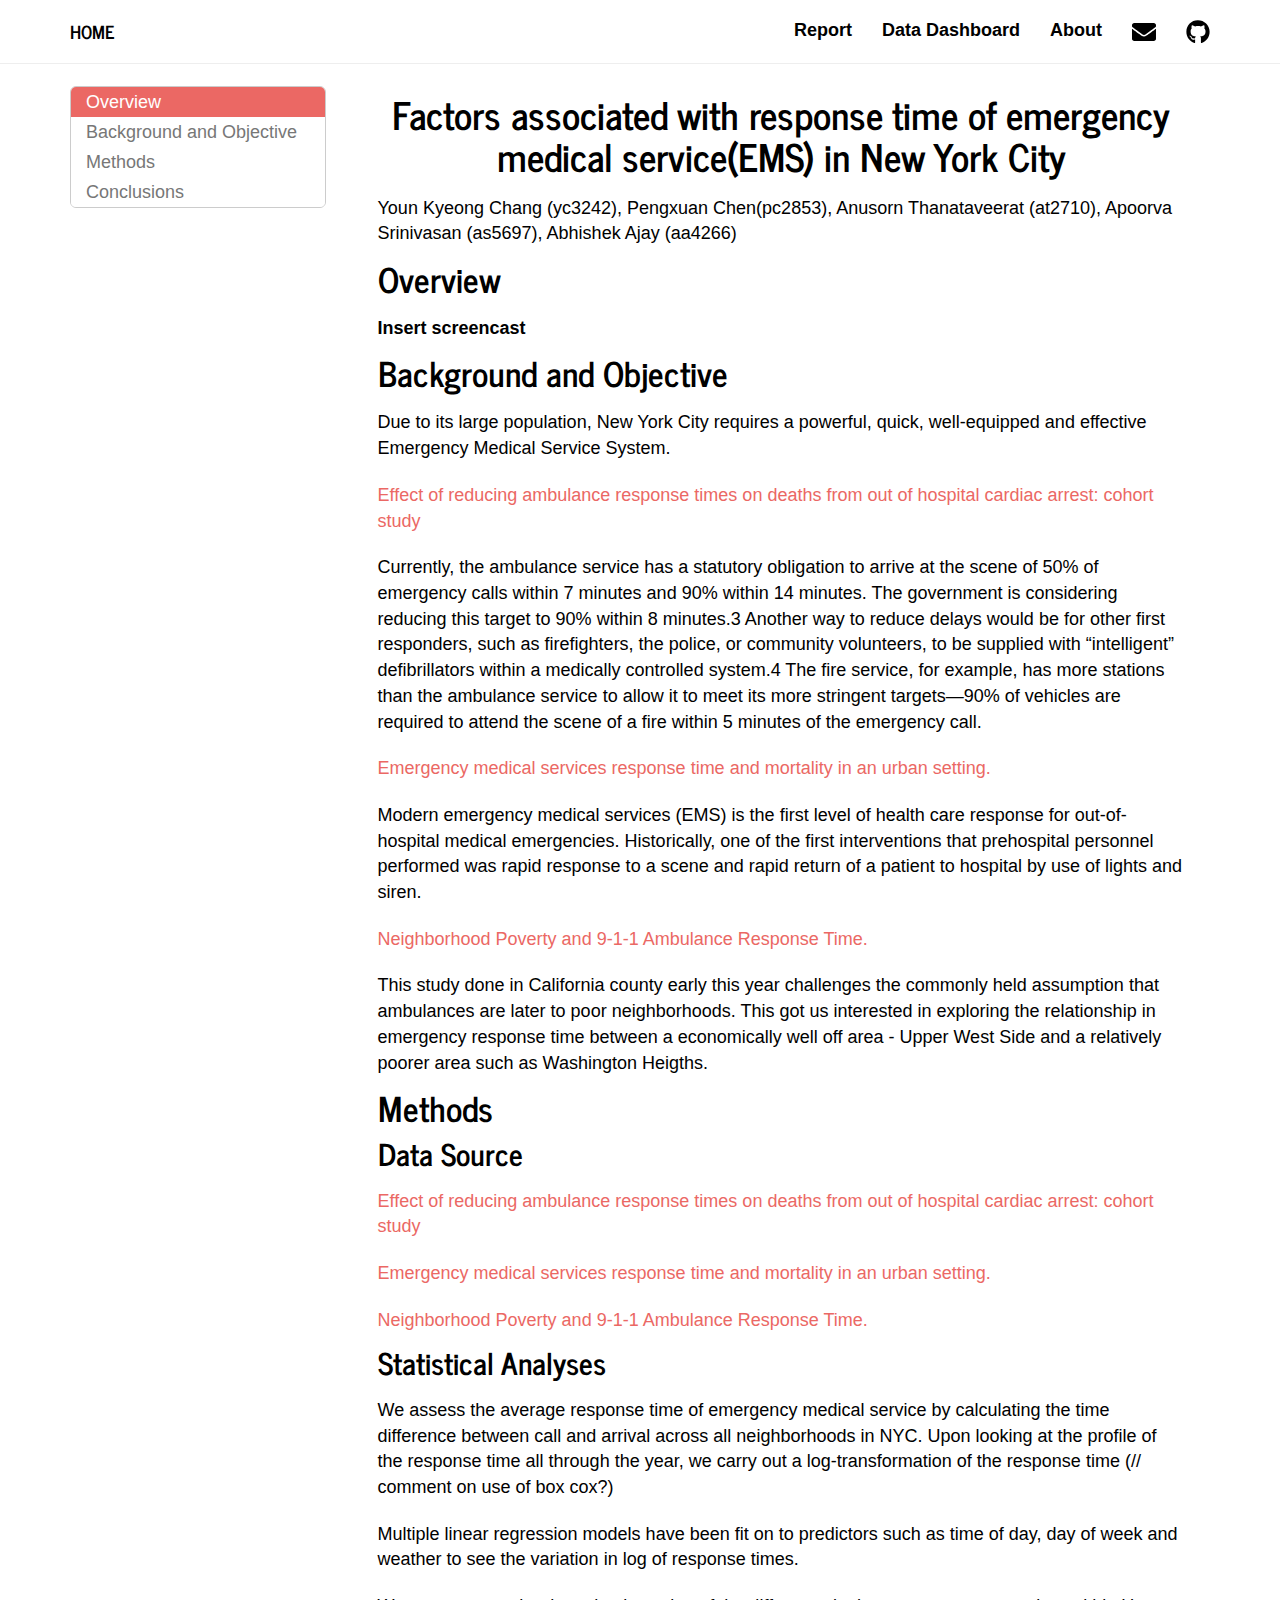
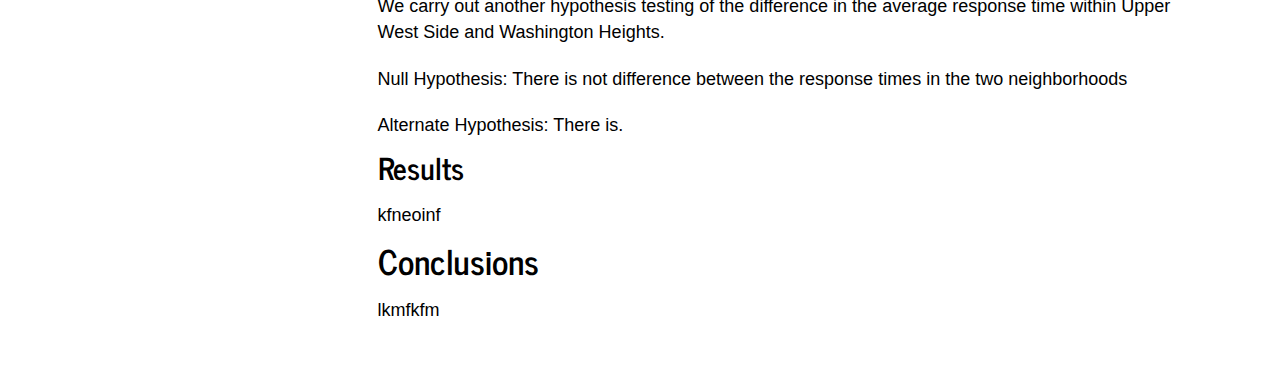
<file: index.html>
<!DOCTYPE html>

<html xmlns="http://www.w3.org/1999/xhtml">

<head>

<meta charset="utf-8" />
<meta http-equiv="Content-Type" content="text/html; charset=utf-8" />
<meta name="generator" content="pandoc" />




<title>Factors associated with response time of emergency medical service(EMS) in New York City</title>

<script src="site_libs/jquery-1.11.3/jquery.min.js"></script>
<meta name="viewport" content="width=device-width, initial-scale=1" />
<link href="site_libs/bootstrap-3.3.5/css/journal.min.css" rel="stylesheet" />
<script src="site_libs/bootstrap-3.3.5/js/bootstrap.min.js"></script>
<script src="site_libs/bootstrap-3.3.5/shim/html5shiv.min.js"></script>
<script src="site_libs/bootstrap-3.3.5/shim/respond.min.js"></script>
<script src="site_libs/jqueryui-1.11.4/jquery-ui.min.js"></script>
<link href="site_libs/tocify-1.9.1/jquery.tocify.css" rel="stylesheet" />
<script src="site_libs/tocify-1.9.1/jquery.tocify.js"></script>
<script src="site_libs/navigation-1.1/tabsets.js"></script>
<link href="site_libs/highlightjs-9.12.0/default.css" rel="stylesheet" />
<script src="site_libs/highlightjs-9.12.0/highlight.js"></script>
<link href="site_libs/font-awesome-5.0.13/css/fa-svg-with-js.css" rel="stylesheet" />
<script src="site_libs/font-awesome-5.0.13/js/fontawesome-all.min.js"></script>
<script src="site_libs/font-awesome-5.0.13/js/fa-v4-shims.min.js"></script>

<style type="text/css">code{white-space: pre;}</style>
<style type="text/css">
  pre:not([class]) {
    background-color: white;
  }
</style>
<script type="text/javascript">
if (window.hljs) {
  hljs.configure({languages: []});
  hljs.initHighlightingOnLoad();
  if (document.readyState && document.readyState === "complete") {
    window.setTimeout(function() { hljs.initHighlighting(); }, 0);
  }
}
</script>



<style type="text/css">
h1 {
  font-size: 34px;
}
h1.title {
  font-size: 38px;
}
h2 {
  font-size: 30px;
}
h3 {
  font-size: 24px;
}
h4 {
  font-size: 18px;
}
h5 {
  font-size: 16px;
}
h6 {
  font-size: 12px;
}
.table th:not([align]) {
  text-align: left;
}
</style>

<link rel="stylesheet" href="style.css" type="text/css" />

</head>

<body>

<style type = "text/css">
.main-container {
  max-width: 940px;
  margin-left: auto;
  margin-right: auto;
}
code {
  color: inherit;
  background-color: rgba(0, 0, 0, 0.04);
}
img {
  max-width:100%;
  height: auto;
}
.tabbed-pane {
  padding-top: 12px;
}
.html-widget {
  margin-bottom: 20px;
}
button.code-folding-btn:focus {
  outline: none;
}
</style>


<style type="text/css">
/* padding for bootstrap navbar */
body {
  padding-top: 61px;
  padding-bottom: 40px;
}
/* offset scroll position for anchor links (for fixed navbar)  */
.section h1 {
  padding-top: 66px;
  margin-top: -66px;
}

.section h2 {
  padding-top: 66px;
  margin-top: -66px;
}
.section h3 {
  padding-top: 66px;
  margin-top: -66px;
}
.section h4 {
  padding-top: 66px;
  margin-top: -66px;
}
.section h5 {
  padding-top: 66px;
  margin-top: -66px;
}
.section h6 {
  padding-top: 66px;
  margin-top: -66px;
}
</style>

<script>
// manage active state of menu based on current page
$(document).ready(function () {
  // active menu anchor
  href = window.location.pathname
  href = href.substr(href.lastIndexOf('/') + 1)
  if (href === "")
    href = "index.html";
  var menuAnchor = $('a[href="' + href + '"]');

  // mark it active
  menuAnchor.parent().addClass('active');

  // if it's got a parent navbar menu mark it active as well
  menuAnchor.closest('li.dropdown').addClass('active');
});
</script>


<div class="container-fluid main-container">

<!-- tabsets -->
<script>
$(document).ready(function () {
  window.buildTabsets("TOC");
});
</script>

<!-- code folding -->




<script>
$(document).ready(function ()  {

    // move toc-ignore selectors from section div to header
    $('div.section.toc-ignore')
        .removeClass('toc-ignore')
        .children('h1,h2,h3,h4,h5').addClass('toc-ignore');

    // establish options
    var options = {
      selectors: "h1,h2,h3",
      theme: "bootstrap3",
      context: '.toc-content',
      hashGenerator: function (text) {
        return text.replace(/[.\\/?&!#<>]/g, '').replace(/\s/g, '_').toLowerCase();
      },
      ignoreSelector: ".toc-ignore",
      scrollTo: 0
    };
    options.showAndHide = true;
    options.smoothScroll = true;

    // tocify
    var toc = $("#TOC").tocify(options).data("toc-tocify");
});
</script>

<style type="text/css">

#TOC {
  margin: 25px 0px 20px 0px;
}
@media (max-width: 768px) {
#TOC {
  position: relative;
  width: 100%;
}
}


.toc-content {
  padding-left: 30px;
  padding-right: 40px;
}

div.main-container {
  max-width: 1200px;
}

div.tocify {
  width: 20%;
  max-width: 260px;
  max-height: 85%;
}

@media (min-width: 768px) and (max-width: 991px) {
  div.tocify {
    width: 25%;
  }
}

@media (max-width: 767px) {
  div.tocify {
    width: 100%;
    max-width: none;
  }
}

.tocify ul, .tocify li {
  line-height: 20px;
}

.tocify-subheader .tocify-item {
  font-size: 0.90em;
  padding-left: 25px;
  text-indent: 0;
}

.tocify .list-group-item {
  border-radius: 0px;
}


</style>

<!-- setup 3col/9col grid for toc_float and main content  -->
<div class="row-fluid">
<div class="col-xs-12 col-sm-4 col-md-3">
<div id="TOC" class="tocify">
</div>
</div>

<div class="toc-content col-xs-12 col-sm-8 col-md-9">




<div class="navbar navbar-default  navbar-fixed-top" role="navigation">
  <div class="container">
    <div class="navbar-header">
      <button type="button" class="navbar-toggle collapsed" data-toggle="collapse" data-target="#navbar">
        <span class="icon-bar"></span>
        <span class="icon-bar"></span>
        <span class="icon-bar"></span>
      </button>
      <a class="navbar-brand" href="index.html">Home</a>
    </div>
    <div id="navbar" class="navbar-collapse collapse">
      <ul class="nav navbar-nav">
        
      </ul>
      <ul class="nav navbar-nav navbar-right">
        <li>
  <a href="tentative_report.html">Report</a>
</li>
<li>
  <a href="flexdashboard.html">Data Dashboard</a>
</li>
<li>
  <a href="about.html">About</a>
</li>
<li>
  <a href="mailto:&lt;abhishek.ajay@columbia.edu&gt;">
    <span class="fa fa-envelope fa-lg"></span>
     
  </a>
</li>
<li>
  <a href="https://github.com/dewyork/P8105_final_project">
    <span class="fa fa-github fa-lg"></span>
     
  </a>
</li>
      </ul>
    </div><!--/.nav-collapse -->
  </div><!--/.container -->
</div><!--/.navbar -->

<div class="fluid-row" id="header">



<h1 class="title toc-ignore">Factors associated with response time of emergency medical service(EMS) in New York City</h1>

</div>


<p>Youn Kyeong Chang (yc3242), Pengxuan Chen(pc2853), Anusorn Thanataveerat (at2710), Apoorva Srinivasan (as5697), Abhishek Ajay (aa4266)</p>
<div id="overview" class="section level1">
<h1>Overview</h1>
<p><strong>Insert screencast</strong></p>
</div>
<div id="background-and-objective" class="section level1">
<h1>Background and Objective</h1>
<p>Due to its large population, New York City requires a powerful, quick, well-equipped and effective Emergency Medical Service System.</p>
<p><a href = "https://europepmc.org/articles/pmc32251"> Effect of reducing ambulance response times on deaths from out of hospital cardiac arrest: cohort study</a></p>
<p>Currently, the ambulance service has a statutory obligation to arrive at the scene of 50% of emergency calls within 7 minutes and 90% within 14 minutes. The government is considering reducing this target to 90% within 8 minutes.3 Another way to reduce delays would be for other first responders, such as firefighters, the police, or community volunteers, to be supplied with “intelligent” defibrillators within a medically controlled system.4 The fire service, for example, has more stations than the ambulance service to allow it to meet its more stringent targets—90% of vehicles are required to attend the scene of a fire within 5 minutes of the emergency call.</p>
<p><a href = "https://www.ncbi.nlm.nih.gov/pubmed/22026820">Emergency medical services response time and mortality in an urban setting.</a></p>
<p>Modern emergency medical services (EMS) is the first level of health care response for out-of-hospital medical emergencies. Historically, one of the first interventions that prehospital personnel performed was rapid response to a scene and rapid return of a patient to hospital by use of lights and siren.</p>
<p><a href = "https://www.ncbi.nlm.nih.gov/pubmed/29381111">Neighborhood Poverty and 9-1-1 Ambulance Response Time.</a></p>
<p>This study done in California county early this year challenges the commonly held assumption that ambulances are later to poor neighborhoods. This got us interested in exploring the relationship in emergency response time between a economically well off area - Upper West Side and a relatively poorer area such as Washington Heigths.</p>
</div>
<div id="methods" class="section level1">
<h1>Methods</h1>
<div id="data-source" class="section level2">
<h2>Data Source</h2>
<p><a href = "https://europepmc.org/articles/pmc32251"> Effect of reducing ambulance response times on deaths from out of hospital cardiac arrest: cohort study</a></p>
<p><a href = "https://www.ncbi.nlm.nih.gov/pubmed/22026820">Emergency medical services response time and mortality in an urban setting.</a></p>
<p><a href = "https://www.ncbi.nlm.nih.gov/pubmed/29381111">Neighborhood Poverty and 9-1-1 Ambulance Response Time.</a></p>
</div>
<div id="statistical-analyses" class="section level2">
<h2>Statistical Analyses</h2>
<p>We assess the average response time of emergency medical service by calculating the time difference between call and arrival across all neighborhoods in NYC. Upon looking at the profile of the response time all through the year, we carry out a log-transformation of the response time (// comment on use of box cox?)</p>
<p>Multiple linear regression models have been fit on to predictors such as time of day, day of week and weather to see the variation in log of response times.</p>
<p>We carry out another hypothesis testing of the difference in the average response time within Upper West Side and Washington Heights.</p>
<p>Null Hypothesis: There is not difference between the response times in the two neighborhoods</p>
<p>Alternate Hypothesis: There is.</p>
</div>
<div id="results" class="section level2">
<h2>Results</h2>
<p>kfneoinf</p>
</div>
</div>
<div id="conclusions" class="section level1">
<h1>Conclusions</h1>
<p>lkmfkfm</p>
</div>



</div>
</div>

</div>

<script>

// add bootstrap table styles to pandoc tables
function bootstrapStylePandocTables() {
  $('tr.header').parent('thead').parent('table').addClass('table table-condensed');
}
$(document).ready(function () {
  bootstrapStylePandocTables();
});


</script>

<!-- dynamically load mathjax for compatibility with self-contained -->
<script>
  (function () {
    var script = document.createElement("script");
    script.type = "text/javascript";
    script.src  = "https://mathjax.rstudio.com/latest/MathJax.js?config=TeX-AMS-MML_HTMLorMML";
    document.getElementsByTagName("head")[0].appendChild(script);
  })();
</script>

</body>
</html>
</file>
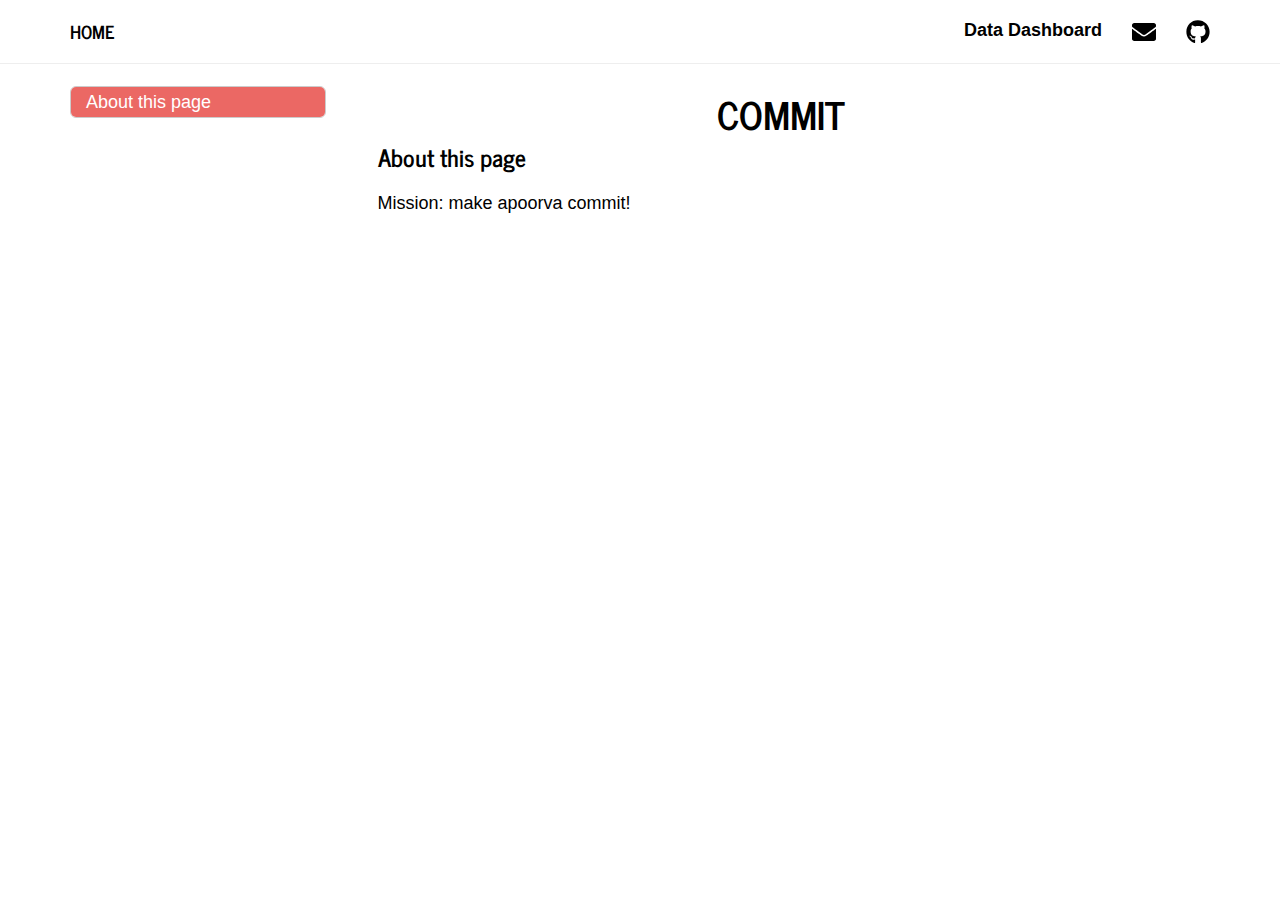
<file: about.html>
<!DOCTYPE html>

<html xmlns="http://www.w3.org/1999/xhtml">

<head>

<meta charset="utf-8" />
<meta http-equiv="Content-Type" content="text/html; charset=utf-8" />
<meta name="generator" content="pandoc" />




<title>COMMIT</title>

<script src="site_libs/jquery-1.11.3/jquery.min.js"></script>
<meta name="viewport" content="width=device-width, initial-scale=1" />
<link href="site_libs/bootstrap-3.3.5/css/journal.min.css" rel="stylesheet" />
<script src="site_libs/bootstrap-3.3.5/js/bootstrap.min.js"></script>
<script src="site_libs/bootstrap-3.3.5/shim/html5shiv.min.js"></script>
<script src="site_libs/bootstrap-3.3.5/shim/respond.min.js"></script>
<script src="site_libs/jqueryui-1.11.4/jquery-ui.min.js"></script>
<link href="site_libs/tocify-1.9.1/jquery.tocify.css" rel="stylesheet" />
<script src="site_libs/tocify-1.9.1/jquery.tocify.js"></script>
<script src="site_libs/navigation-1.1/tabsets.js"></script>
<link href="site_libs/highlightjs-9.12.0/default.css" rel="stylesheet" />
<script src="site_libs/highlightjs-9.12.0/highlight.js"></script>
<link href="site_libs/font-awesome-5.0.13/css/fa-svg-with-js.css" rel="stylesheet" />
<script src="site_libs/font-awesome-5.0.13/js/fontawesome-all.min.js"></script>
<script src="site_libs/font-awesome-5.0.13/js/fa-v4-shims.min.js"></script>

<style type="text/css">code{white-space: pre;}</style>
<style type="text/css">
  pre:not([class]) {
    background-color: white;
  }
</style>
<script type="text/javascript">
if (window.hljs) {
  hljs.configure({languages: []});
  hljs.initHighlightingOnLoad();
  if (document.readyState && document.readyState === "complete") {
    window.setTimeout(function() { hljs.initHighlighting(); }, 0);
  }
}
</script>



<style type="text/css">
h1 {
  font-size: 34px;
}
h1.title {
  font-size: 38px;
}
h2 {
  font-size: 30px;
}
h3 {
  font-size: 24px;
}
h4 {
  font-size: 18px;
}
h5 {
  font-size: 16px;
}
h6 {
  font-size: 12px;
}
.table th:not([align]) {
  text-align: left;
}
</style>

<link rel="stylesheet" href="style.css" type="text/css" />

</head>

<body>

<style type = "text/css">
.main-container {
  max-width: 940px;
  margin-left: auto;
  margin-right: auto;
}
code {
  color: inherit;
  background-color: rgba(0, 0, 0, 0.04);
}
img {
  max-width:100%;
  height: auto;
}
.tabbed-pane {
  padding-top: 12px;
}
.html-widget {
  margin-bottom: 20px;
}
button.code-folding-btn:focus {
  outline: none;
}
</style>


<style type="text/css">
/* padding for bootstrap navbar */
body {
  padding-top: 61px;
  padding-bottom: 40px;
}
/* offset scroll position for anchor links (for fixed navbar)  */
.section h1 {
  padding-top: 66px;
  margin-top: -66px;
}

.section h2 {
  padding-top: 66px;
  margin-top: -66px;
}
.section h3 {
  padding-top: 66px;
  margin-top: -66px;
}
.section h4 {
  padding-top: 66px;
  margin-top: -66px;
}
.section h5 {
  padding-top: 66px;
  margin-top: -66px;
}
.section h6 {
  padding-top: 66px;
  margin-top: -66px;
}
</style>

<script>
// manage active state of menu based on current page
$(document).ready(function () {
  // active menu anchor
  href = window.location.pathname
  href = href.substr(href.lastIndexOf('/') + 1)
  if (href === "")
    href = "index.html";
  var menuAnchor = $('a[href="' + href + '"]');

  // mark it active
  menuAnchor.parent().addClass('active');

  // if it's got a parent navbar menu mark it active as well
  menuAnchor.closest('li.dropdown').addClass('active');
});
</script>


<div class="container-fluid main-container">

<!-- tabsets -->
<script>
$(document).ready(function () {
  window.buildTabsets("TOC");
});
</script>

<!-- code folding -->




<script>
$(document).ready(function ()  {

    // move toc-ignore selectors from section div to header
    $('div.section.toc-ignore')
        .removeClass('toc-ignore')
        .children('h1,h2,h3,h4,h5').addClass('toc-ignore');

    // establish options
    var options = {
      selectors: "h1,h2,h3",
      theme: "bootstrap3",
      context: '.toc-content',
      hashGenerator: function (text) {
        return text.replace(/[.\\/?&!#<>]/g, '').replace(/\s/g, '_').toLowerCase();
      },
      ignoreSelector: ".toc-ignore",
      scrollTo: 0
    };
    options.showAndHide = true;
    options.smoothScroll = true;

    // tocify
    var toc = $("#TOC").tocify(options).data("toc-tocify");
});
</script>

<style type="text/css">

#TOC {
  margin: 25px 0px 20px 0px;
}
@media (max-width: 768px) {
#TOC {
  position: relative;
  width: 100%;
}
}


.toc-content {
  padding-left: 30px;
  padding-right: 40px;
}

div.main-container {
  max-width: 1200px;
}

div.tocify {
  width: 20%;
  max-width: 260px;
  max-height: 85%;
}

@media (min-width: 768px) and (max-width: 991px) {
  div.tocify {
    width: 25%;
  }
}

@media (max-width: 767px) {
  div.tocify {
    width: 100%;
    max-width: none;
  }
}

.tocify ul, .tocify li {
  line-height: 20px;
}

.tocify-subheader .tocify-item {
  font-size: 0.90em;
  padding-left: 25px;
  text-indent: 0;
}

.tocify .list-group-item {
  border-radius: 0px;
}


</style>

<!-- setup 3col/9col grid for toc_float and main content  -->
<div class="row-fluid">
<div class="col-xs-12 col-sm-4 col-md-3">
<div id="TOC" class="tocify">
</div>
</div>

<div class="toc-content col-xs-12 col-sm-8 col-md-9">




<div class="navbar navbar-default  navbar-fixed-top" role="navigation">
  <div class="container">
    <div class="navbar-header">
      <button type="button" class="navbar-toggle collapsed" data-toggle="collapse" data-target="#navbar">
        <span class="icon-bar"></span>
        <span class="icon-bar"></span>
        <span class="icon-bar"></span>
      </button>
      <a class="navbar-brand" href="index.html">Home</a>
    </div>
    <div id="navbar" class="navbar-collapse collapse">
      <ul class="nav navbar-nav">
        
      </ul>
      <ul class="nav navbar-nav navbar-right">
        <li>
  <a href="flexdashboard.html">Data Dashboard</a>
</li>
<li>
  <a href="mailto:&lt;abhishek.ajay@columbia.edu&gt;">
    <span class="fa fa-envelope fa-lg"></span>
     
  </a>
</li>
<li>
  <a href="https://github.com/dewyork/P8105_final_project">
    <span class="fa fa-github fa-lg"></span>
     
  </a>
</li>
      </ul>
    </div><!--/.nav-collapse -->
  </div><!--/.container -->
</div><!--/.navbar -->

<div class="fluid-row" id="header">



<h1 class="title toc-ignore">COMMIT</h1>

</div>


<div id="about-this-page" class="section level3">
<h3>About this page</h3>
<p>Mission: make apoorva commit!</p>
</div>



</div>
</div>

</div>

<script>

// add bootstrap table styles to pandoc tables
function bootstrapStylePandocTables() {
  $('tr.header').parent('thead').parent('table').addClass('table table-condensed');
}
$(document).ready(function () {
  bootstrapStylePandocTables();
});


</script>

<!-- dynamically load mathjax for compatibility with self-contained -->
<script>
  (function () {
    var script = document.createElement("script");
    script.type = "text/javascript";
    script.src  = "https://mathjax.rstudio.com/latest/MathJax.js?config=TeX-AMS-MML_HTMLorMML";
    document.getElementsByTagName("head")[0].appendChild(script);
  })();
</script>

</body>
</html>
</file>
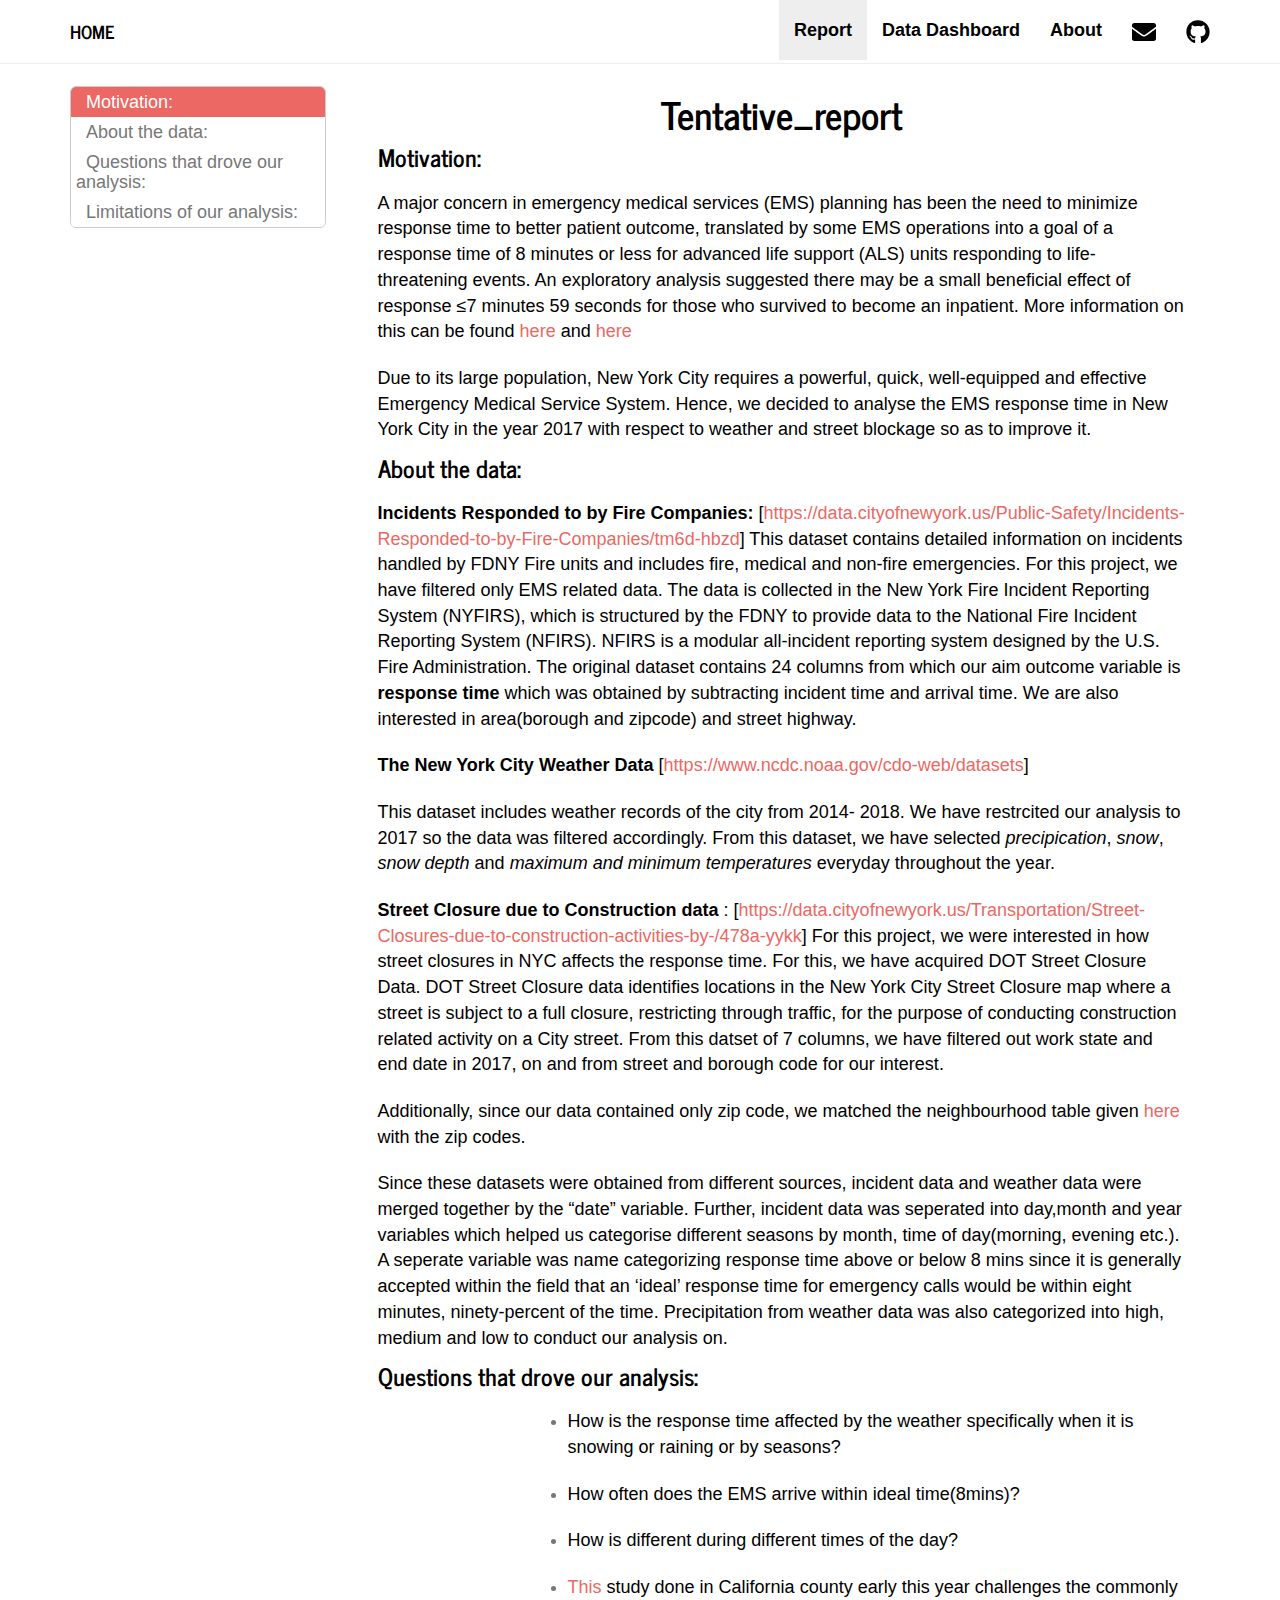
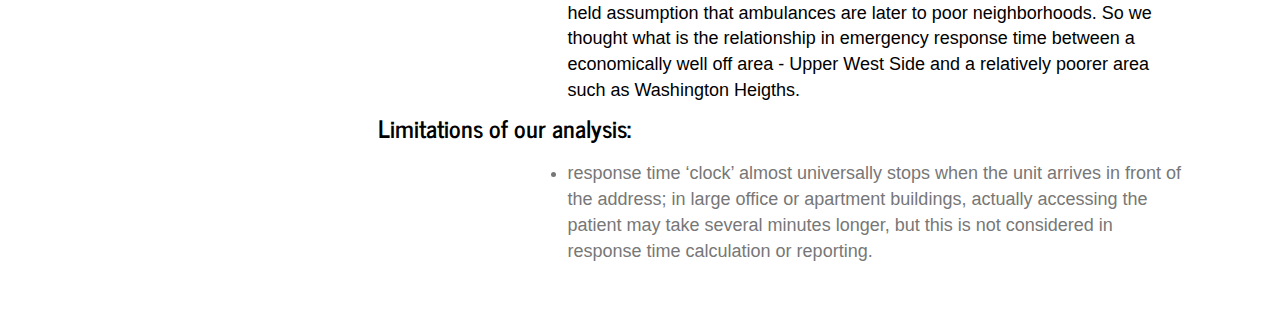
<file: tentative_report.html>
<!DOCTYPE html>

<html xmlns="http://www.w3.org/1999/xhtml">

<head>

<meta charset="utf-8" />
<meta http-equiv="Content-Type" content="text/html; charset=utf-8" />
<meta name="generator" content="pandoc" />




<title>Tentative_report</title>

<script src="site_libs/jquery-1.11.3/jquery.min.js"></script>
<meta name="viewport" content="width=device-width, initial-scale=1" />
<link href="site_libs/bootstrap-3.3.5/css/journal.min.css" rel="stylesheet" />
<script src="site_libs/bootstrap-3.3.5/js/bootstrap.min.js"></script>
<script src="site_libs/bootstrap-3.3.5/shim/html5shiv.min.js"></script>
<script src="site_libs/bootstrap-3.3.5/shim/respond.min.js"></script>
<script src="site_libs/jqueryui-1.11.4/jquery-ui.min.js"></script>
<link href="site_libs/tocify-1.9.1/jquery.tocify.css" rel="stylesheet" />
<script src="site_libs/tocify-1.9.1/jquery.tocify.js"></script>
<script src="site_libs/navigation-1.1/tabsets.js"></script>
<link href="site_libs/highlightjs-9.12.0/default.css" rel="stylesheet" />
<script src="site_libs/highlightjs-9.12.0/highlight.js"></script>
<link href="site_libs/font-awesome-5.0.13/css/fa-svg-with-js.css" rel="stylesheet" />
<script src="site_libs/font-awesome-5.0.13/js/fontawesome-all.min.js"></script>
<script src="site_libs/font-awesome-5.0.13/js/fa-v4-shims.min.js"></script>

<style type="text/css">code{white-space: pre;}</style>
<style type="text/css">
  pre:not([class]) {
    background-color: white;
  }
</style>
<script type="text/javascript">
if (window.hljs) {
  hljs.configure({languages: []});
  hljs.initHighlightingOnLoad();
  if (document.readyState && document.readyState === "complete") {
    window.setTimeout(function() { hljs.initHighlighting(); }, 0);
  }
}
</script>



<style type="text/css">
h1 {
  font-size: 34px;
}
h1.title {
  font-size: 38px;
}
h2 {
  font-size: 30px;
}
h3 {
  font-size: 24px;
}
h4 {
  font-size: 18px;
}
h5 {
  font-size: 16px;
}
h6 {
  font-size: 12px;
}
.table th:not([align]) {
  text-align: left;
}
</style>

<link rel="stylesheet" href="style.css" type="text/css" />

</head>

<body>

<style type = "text/css">
.main-container {
  max-width: 940px;
  margin-left: auto;
  margin-right: auto;
}
code {
  color: inherit;
  background-color: rgba(0, 0, 0, 0.04);
}
img {
  max-width:100%;
  height: auto;
}
.tabbed-pane {
  padding-top: 12px;
}
.html-widget {
  margin-bottom: 20px;
}
button.code-folding-btn:focus {
  outline: none;
}
</style>


<style type="text/css">
/* padding for bootstrap navbar */
body {
  padding-top: 61px;
  padding-bottom: 40px;
}
/* offset scroll position for anchor links (for fixed navbar)  */
.section h1 {
  padding-top: 66px;
  margin-top: -66px;
}

.section h2 {
  padding-top: 66px;
  margin-top: -66px;
}
.section h3 {
  padding-top: 66px;
  margin-top: -66px;
}
.section h4 {
  padding-top: 66px;
  margin-top: -66px;
}
.section h5 {
  padding-top: 66px;
  margin-top: -66px;
}
.section h6 {
  padding-top: 66px;
  margin-top: -66px;
}
</style>

<script>
// manage active state of menu based on current page
$(document).ready(function () {
  // active menu anchor
  href = window.location.pathname
  href = href.substr(href.lastIndexOf('/') + 1)
  if (href === "")
    href = "index.html";
  var menuAnchor = $('a[href="' + href + '"]');

  // mark it active
  menuAnchor.parent().addClass('active');

  // if it's got a parent navbar menu mark it active as well
  menuAnchor.closest('li.dropdown').addClass('active');
});
</script>


<div class="container-fluid main-container">

<!-- tabsets -->
<script>
$(document).ready(function () {
  window.buildTabsets("TOC");
});
</script>

<!-- code folding -->




<script>
$(document).ready(function ()  {

    // move toc-ignore selectors from section div to header
    $('div.section.toc-ignore')
        .removeClass('toc-ignore')
        .children('h1,h2,h3,h4,h5').addClass('toc-ignore');

    // establish options
    var options = {
      selectors: "h1,h2,h3",
      theme: "bootstrap3",
      context: '.toc-content',
      hashGenerator: function (text) {
        return text.replace(/[.\\/?&!#<>]/g, '').replace(/\s/g, '_').toLowerCase();
      },
      ignoreSelector: ".toc-ignore",
      scrollTo: 0
    };
    options.showAndHide = true;
    options.smoothScroll = true;

    // tocify
    var toc = $("#TOC").tocify(options).data("toc-tocify");
});
</script>

<style type="text/css">

#TOC {
  margin: 25px 0px 20px 0px;
}
@media (max-width: 768px) {
#TOC {
  position: relative;
  width: 100%;
}
}


.toc-content {
  padding-left: 30px;
  padding-right: 40px;
}

div.main-container {
  max-width: 1200px;
}

div.tocify {
  width: 20%;
  max-width: 260px;
  max-height: 85%;
}

@media (min-width: 768px) and (max-width: 991px) {
  div.tocify {
    width: 25%;
  }
}

@media (max-width: 767px) {
  div.tocify {
    width: 100%;
    max-width: none;
  }
}

.tocify ul, .tocify li {
  line-height: 20px;
}

.tocify-subheader .tocify-item {
  font-size: 0.90em;
  padding-left: 25px;
  text-indent: 0;
}

.tocify .list-group-item {
  border-radius: 0px;
}


</style>

<!-- setup 3col/9col grid for toc_float and main content  -->
<div class="row-fluid">
<div class="col-xs-12 col-sm-4 col-md-3">
<div id="TOC" class="tocify">
</div>
</div>

<div class="toc-content col-xs-12 col-sm-8 col-md-9">




<div class="navbar navbar-default  navbar-fixed-top" role="navigation">
  <div class="container">
    <div class="navbar-header">
      <button type="button" class="navbar-toggle collapsed" data-toggle="collapse" data-target="#navbar">
        <span class="icon-bar"></span>
        <span class="icon-bar"></span>
        <span class="icon-bar"></span>
      </button>
      <a class="navbar-brand" href="index.html">Home</a>
    </div>
    <div id="navbar" class="navbar-collapse collapse">
      <ul class="nav navbar-nav">
        
      </ul>
      <ul class="nav navbar-nav navbar-right">
        <li>
  <a href="tentative_report.html">Report</a>
</li>
<li>
  <a href="flexdashboard.html">Data Dashboard</a>
</li>
<li>
  <a href="about.html">About</a>
</li>
<li>
  <a href="mailto:&lt;abhishek.ajay@columbia.edu&gt;">
    <span class="fa fa-envelope fa-lg"></span>
     
  </a>
</li>
<li>
  <a href="https://github.com/dewyork/P8105_final_project">
    <span class="fa fa-github fa-lg"></span>
     
  </a>
</li>
      </ul>
    </div><!--/.nav-collapse -->
  </div><!--/.container -->
</div><!--/.navbar -->

<div class="fluid-row" id="header">



<h1 class="title toc-ignore">Tentative_report</h1>

</div>


<div id="motivation" class="section level3">
<h3>Motivation:</h3>
<p>A major concern in emergency medical services (EMS) planning has been the need to minimize response time to better patient outcome, translated by some EMS operations into a goal of a response time of 8 minutes or less for advanced life support (ALS) units responding to life-threatening events. An exploratory analysis suggested there may be a small beneficial effect of response ≤7 minutes 59 seconds for those who survived to become an inpatient. More information on this can be found <a href="https://www.ncbi.nlm.nih.gov/pubmed/11927452">here</a> and <a href="https://www.ncbi.nlm.nih.gov/pubmed/22026820">here</a></p>
<p>Due to its large population, New York City requires a powerful, quick, well-equipped and effective Emergency Medical Service System. Hence, we decided to analyse the EMS response time in New York City in the year 2017 with respect to weather and street blockage so as to improve it.</p>
</div>
<div id="about-the-data" class="section level3">
<h3>About the data:</h3>
<p><strong>Incidents Responded to by Fire Companies:</strong> [<a href="https://data.cityofnewyork.us/Public-Safety/Incidents-Responded-to-by-Fire-Companies/tm6d-hbzd" class="uri">https://data.cityofnewyork.us/Public-Safety/Incidents-Responded-to-by-Fire-Companies/tm6d-hbzd</a>] This dataset contains detailed information on incidents handled by FDNY Fire units and includes fire, medical and non-fire emergencies. For this project, we have filtered only EMS related data. The data is collected in the New York Fire Incident Reporting System (NYFIRS), which is structured by the FDNY to provide data to the National Fire Incident Reporting System (NFIRS). NFIRS is a modular all-incident reporting system designed by the U.S. Fire Administration. The original dataset contains 24 columns from which our aim outcome variable is <strong>response time</strong> which was obtained by subtracting incident time and arrival time. We are also interested in area(borough and zipcode) and street highway.</p>
<p><strong>The New York City Weather Data</strong> [<a href="https://www.ncdc.noaa.gov/cdo-web/datasets" class="uri">https://www.ncdc.noaa.gov/cdo-web/datasets</a>]</p>
<p>This dataset includes weather records of the city from 2014- 2018. We have restrcited our analysis to 2017 so the data was filtered accordingly. From this dataset, we have selected <em>precipication</em>, <em>snow</em>, <em>snow depth</em> and <em>maximum and minimum temperatures</em> everyday throughout the year.</p>
<p><strong>Street Closure due to Construction data</strong> : [<a href="https://data.cityofnewyork.us/Transportation/Street-Closures-due-to-construction-activities-by-/478a-yykk" class="uri">https://data.cityofnewyork.us/Transportation/Street-Closures-due-to-construction-activities-by-/478a-yykk</a>] For this project, we were interested in how street closures in NYC affects the response time. For this, we have acquired DOT Street Closure Data. DOT Street Closure data identifies locations in the New York City Street Closure map where a street is subject to a full closure, restricting through traffic, for the purpose of conducting construction related activity on a City street. From this datset of 7 columns, we have filtered out work state and end date in 2017, on and from street and borough code for our interest.</p>
<p>Additionally, since our data contained only zip code, we matched the neighbourhood table given <a href="https://www.health.ny.gov/statistics/cancer/registry/appendix/neighborhoods.htm?fbclid=IwAR3N4VlKC1OehRZyEuDYPEAE7AFAEXXIRC11seIBKxA-0fd3g4hL0QvnV20">here</a> with the zip codes.</p>
<p>Since these datasets were obtained from different sources, incident data and weather data were merged together by the “date” variable. Further, incident data was seperated into day,month and year variables which helped us categorise different seasons by month, time of day(morning, evening etc.). A seperate variable was name categorizing response time above or below 8 mins since it is generally accepted within the field that an ‘ideal’ response time for emergency calls would be within eight minutes, ninety-percent of the time. Precipitation from weather data was also categorized into high, medium and low to conduct our analysis on.</p>
</div>
<div id="questions-that-drove-our-analysis" class="section level3">
<h3>Questions that drove our analysis:</h3>
<ul>
<li><p>How is the response time affected by the weather specifically when it is snowing or raining or by seasons?</p></li>
<li><p>How often does the EMS arrive within ideal time(8mins)?</p></li>
<li><p>How is different during different times of the day?</p></li>
<li><p><a href="https://www.ncbi.nlm.nih.gov/pubmed/29381111">This</a> study done in California county early this year challenges the commonly held assumption that ambulances are later to poor neighborhoods. So we thought what is the relationship in emergency response time between a economically well off area - Upper West Side and a relatively poorer area such as Washington Heigths.</p></li>
</ul>
</div>
<div id="limitations-of-our-analysis" class="section level3">
<h3>Limitations of our analysis:</h3>
<ul>
<li>response time ‘clock’ almost universally stops when the unit arrives in front of the address; in large office or apartment buildings, actually accessing the patient may take several minutes longer, but this is not considered in response time calculation or reporting.</li>
</ul>
</div>



</div>
</div>

</div>

<script>

// add bootstrap table styles to pandoc tables
function bootstrapStylePandocTables() {
  $('tr.header').parent('thead').parent('table').addClass('table table-condensed');
}
$(document).ready(function () {
  bootstrapStylePandocTables();
});


</script>

<!-- dynamically load mathjax for compatibility with self-contained -->
<script>
  (function () {
    var script = document.createElement("script");
    script.type = "text/javascript";
    script.src  = "https://mathjax.rstudio.com/latest/MathJax.js?config=TeX-AMS-MML_HTMLorMML";
    document.getElementsByTagName("head")[0].appendChild(script);
  })();
</script>

</body>
</html>
</file>
<file: site_libs/highlightjs-9.12.0/default.css>
.hljs-literal {
  color: #990073;
}

.hljs-number {
  color: #099;
}

.hljs-comment {
  color: #998;
  font-style: italic;
}

.hljs-keyword {
  color: #900;
  font-weight: bold;
}

.hljs-string {
  color: #d14;
}
</file>
<file: style.css>
img {
	border-radius: 50%;
  	border-style: solid;
  	border-width: 5px;
  	border-color: white;
}

h1.title {
	text-align: center;
	color: black;
	margin-top: 30px;
}
h4.author { 
	text-align: center;
}
h4.date { 
	text-align: center;
}

.center {
    	display: block;
    	margin-left: auto;
    	margin-right: auto;
    	margin-top: 30px;
    	font-family: "Arial", Helvetica, sans-serif;
}

.bottom {
    	position: fixed;
    	bottom: 0;
}

p {
    	font-family: "Arial";
	font-size: 18px;
	color: black;
	margin-top: 21px;

}

ul {
	font-family: "Arial";
	font-size: 18px;
	margin-left: 150px;
	margin-top: 21px;
}
</file>
<file: site_libs/bootstrap-3.3.5/css/journal.min.css>
@font-face {
  font-family: 'News Cycle';
  font-style: normal;
  font-weight: 400;
  src: url(fonts/NewsCycle.ttf) format('truetype');
}
@font-face {
  font-family: 'News Cycle';
  font-style: normal;
  font-weight: 700;
  src: url(fonts/NewsCycleBold.ttf) format('truetype');
}

/*!
 * bootswatch v3.3.6
 * Homepage: http://bootswatch.com
 * Copyright 2012-2015 Thomas Park
 * Licensed under MIT
 * Based on Bootstrap
*//*!
 * Bootstrap v3.3.6 (http://getbootstrap.com)
 * Copyright 2011-2015 Twitter, Inc.
 * Licensed under MIT (https://github.com/twbs/bootstrap/blob/master/LICENSE)
 *//*! normalize.css v3.0.3 | MIT License | github.com/necolas/normalize.css */html{font-family:sans-serif;-ms-text-size-adjust:100%;-webkit-text-size-adjust:100%}body{margin:0}article,aside,details,figcaption,figure,footer,header,hgroup,main,menu,nav,section,summary{display:block}audio,canvas,progress,video{display:inline-block;vertical-align:baseline}audio:not([controls]){display:none;height:0}[hidden],template{display:none}a{background-color:transparent}a:active,a:hover{outline:0}abbr[title]{border-bottom:1px dotted}b,strong{font-weight:bold}dfn{font-style:italic}h1{font-size:2em;margin:0.67em 0}mark{background:#ff0;color:#000}small{font-size:80%}sub,sup{font-size:75%;line-height:0;position:relative;vertical-align:baseline}sup{top:-0.5em}sub{bottom:-0.25em}img{border:0}svg:not(:root){overflow:hidden}figure{margin:1em 40px}hr{-webkit-box-sizing:content-box;-moz-box-sizing:content-box;box-sizing:content-box;height:0}pre{overflow:auto}code,kbd,pre,samp{font-family:monospace, monospace;font-size:1em}button,input,optgroup,select,textarea{color:inherit;font:inherit;margin:0}button{overflow:visible}button,select{text-transform:none}button,html input[type="button"],input[type="reset"],input[type="submit"]{-webkit-appearance:button;cursor:pointer}button[disabled],html input[disabled]{cursor:default}button::-moz-focus-inner,input::-moz-focus-inner{border:0;padding:0}input{line-height:normal}input[type="checkbox"],input[type="radio"]{-webkit-box-sizing:border-box;-moz-box-sizing:border-box;box-sizing:border-box;padding:0}input[type="number"]::-webkit-inner-spin-button,input[type="number"]::-webkit-outer-spin-button{height:auto}input[type="search"]{-webkit-appearance:textfield;-webkit-box-sizing:content-box;-moz-box-sizing:content-box;box-sizing:content-box}input[type="search"]::-webkit-search-cancel-button,input[type="search"]::-webkit-search-decoration{-webkit-appearance:none}fieldset{border:1px solid #c0c0c0;margin:0 2px;padding:0.35em 0.625em 0.75em}legend{border:0;padding:0}textarea{overflow:auto}optgroup{font-weight:bold}table{border-collapse:collapse;border-spacing:0}td,th{padding:0}/*! Source: https://github.com/h5bp/html5-boilerplate/blob/master/src/css/main.css */@media print{*,*:before,*:after{background:transparent !important;color:#000 !important;-webkit-box-shadow:none !important;box-shadow:none !important;text-shadow:none !important}a,a:visited{text-decoration:underline}a[href]:after{content:" (" attr(href) ")"}abbr[title]:after{content:" (" attr(title) ")"}a[href^="#"]:after,a[href^="javascript:"]:after{content:""}pre,blockquote{border:1px solid #999;page-break-inside:avoid}thead{display:table-header-group}tr,img{page-break-inside:avoid}img{max-width:100% !important}p,h2,h3{orphans:3;widows:3}h2,h3{page-break-after:avoid}.navbar{display:none}.btn>.caret,.dropup>.btn>.caret{border-top-color:#000 !important}.label{border:1px solid #000}.table{border-collapse:collapse !important}.table td,.table th{background-color:#fff !important}.table-bordered th,.table-bordered td{border:1px solid #ddd !important}}@font-face{font-family:'Glyphicons Halflings';src:url('../fonts/glyphicons-halflings-regular.eot');src:url('../fonts/glyphicons-halflings-regular.eot?#iefix') format('embedded-opentype'),url('../fonts/glyphicons-halflings-regular.woff') format('woff'),url('../fonts/glyphicons-halflings-regular.ttf') format('truetype'),url('../fonts/glyphicons-halflings-regular.svg#glyphicons_halflingsregular') format('svg')}.glyphicon{position:relative;top:1px;display:inline-block;font-family:'Glyphicons Halflings';font-style:normal;font-weight:normal;line-height:1;-webkit-font-smoothing:antialiased;-moz-osx-font-smoothing:grayscale}.glyphicon-asterisk:before{content:"\002a"}.glyphicon-plus:before{content:"\002b"}.glyphicon-euro:before,.glyphicon-eur:before{content:"\20ac"}.glyphicon-minus:before{content:"\2212"}.glyphicon-cloud:before{content:"\2601"}.glyphicon-envelope:before{content:"\2709"}.glyphicon-pencil:before{content:"\270f"}.glyphicon-glass:before{content:"\e001"}.glyphicon-music:before{content:"\e002"}.glyphicon-search:before{content:"\e003"}.glyphicon-heart:before{content:"\e005"}.glyphicon-star:before{content:"\e006"}.glyphicon-star-empty:before{content:"\e007"}.glyphicon-user:before{content:"\e008"}.glyphicon-film:before{content:"\e009"}.glyphicon-th-large:before{content:"\e010"}.glyphicon-th:before{content:"\e011"}.glyphicon-th-list:before{content:"\e012"}.glyphicon-ok:before{content:"\e013"}.glyphicon-remove:before{content:"\e014"}.glyphicon-zoom-in:before{content:"\e015"}.glyphicon-zoom-out:before{content:"\e016"}.glyphicon-off:before{content:"\e017"}.glyphicon-signal:before{content:"\e018"}.glyphicon-cog:before{content:"\e019"}.glyphicon-trash:before{content:"\e020"}.glyphicon-home:before{content:"\e021"}.glyphicon-file:before{content:"\e022"}.glyphicon-time:before{content:"\e023"}.glyphicon-road:before{content:"\e024"}.glyphicon-download-alt:before{content:"\e025"}.glyphicon-download:before{content:"\e026"}.glyphicon-upload:before{content:"\e027"}.glyphicon-inbox:before{content:"\e028"}.glyphicon-play-circle:before{content:"\e029"}.glyphicon-repeat:before{content:"\e030"}.glyphicon-refresh:before{content:"\e031"}.glyphicon-list-alt:before{content:"\e032"}.glyphicon-lock:before{content:"\e033"}.glyphicon-flag:before{content:"\e034"}.glyphicon-headphones:before{content:"\e035"}.glyphicon-volume-off:before{content:"\e036"}.glyphicon-volume-down:before{content:"\e037"}.glyphicon-volume-up:before{content:"\e038"}.glyphicon-qrcode:before{content:"\e039"}.glyphicon-barcode:before{content:"\e040"}.glyphicon-tag:before{content:"\e041"}.glyphicon-tags:before{content:"\e042"}.glyphicon-book:before{content:"\e043"}.glyphicon-bookmark:before{content:"\e044"}.glyphicon-print:before{content:"\e045"}.glyphicon-camera:before{content:"\e046"}.glyphicon-font:before{content:"\e047"}.glyphicon-bold:before{content:"\e048"}.glyphicon-italic:before{content:"\e049"}.glyphicon-text-height:before{content:"\e050"}.glyphicon-text-width:before{content:"\e051"}.glyphicon-align-left:before{content:"\e052"}.glyphicon-align-center:before{content:"\e053"}.glyphicon-align-right:before{content:"\e054"}.glyphicon-align-justify:before{content:"\e055"}.glyphicon-list:before{content:"\e056"}.glyphicon-indent-left:before{content:"\e057"}.glyphicon-indent-right:before{content:"\e058"}.glyphicon-facetime-video:before{content:"\e059"}.glyphicon-picture:before{content:"\e060"}.glyphicon-map-marker:before{content:"\e062"}.glyphicon-adjust:before{content:"\e063"}.glyphicon-tint:before{content:"\e064"}.glyphicon-edit:before{content:"\e065"}.glyphicon-share:before{content:"\e066"}.glyphicon-check:before{content:"\e067"}.glyphicon-move:before{content:"\e068"}.glyphicon-step-backward:before{content:"\e069"}.glyphicon-fast-backward:before{content:"\e070"}.glyphicon-backward:before{content:"\e071"}.glyphicon-play:before{content:"\e072"}.glyphicon-pause:before{content:"\e073"}.glyphicon-stop:before{content:"\e074"}.glyphicon-forward:before{content:"\e075"}.glyphicon-fast-forward:before{content:"\e076"}.glyphicon-step-forward:before{content:"\e077"}.glyphicon-eject:before{content:"\e078"}.glyphicon-chevron-left:before{content:"\e079"}.glyphicon-chevron-right:before{content:"\e080"}.glyphicon-plus-sign:before{content:"\e081"}.glyphicon-minus-sign:before{content:"\e082"}.glyphicon-remove-sign:before{content:"\e083"}.glyphicon-ok-sign:before{content:"\e084"}.glyphicon-question-sign:before{content:"\e085"}.glyphicon-info-sign:before{content:"\e086"}.glyphicon-screenshot:before{content:"\e087"}.glyphicon-remove-circle:before{content:"\e088"}.glyphicon-ok-circle:before{content:"\e089"}.glyphicon-ban-circle:before{content:"\e090"}.glyphicon-arrow-left:before{content:"\e091"}.glyphicon-arrow-right:before{content:"\e092"}.glyphicon-arrow-up:before{content:"\e093"}.glyphicon-arrow-down:before{content:"\e094"}.glyphicon-share-alt:before{content:"\e095"}.glyphicon-resize-full:before{content:"\e096"}.glyphicon-resize-small:before{content:"\e097"}.glyphicon-exclamation-sign:before{content:"\e101"}.glyphicon-gift:before{content:"\e102"}.glyphicon-leaf:before{content:"\e103"}.glyphicon-fire:before{content:"\e104"}.glyphicon-eye-open:before{content:"\e105"}.glyphicon-eye-close:before{content:"\e106"}.glyphicon-warning-sign:before{content:"\e107"}.glyphicon-plane:before{content:"\e108"}.glyphicon-calendar:before{content:"\e109"}.glyphicon-random:before{content:"\e110"}.glyphicon-comment:before{content:"\e111"}.glyphicon-magnet:before{content:"\e112"}.glyphicon-chevron-up:before{content:"\e113"}.glyphicon-chevron-down:before{content:"\e114"}.glyphicon-retweet:before{content:"\e115"}.glyphicon-shopping-cart:before{content:"\e116"}.glyphicon-folder-close:before{content:"\e117"}.glyphicon-folder-open:before{content:"\e118"}.glyphicon-resize-vertical:before{content:"\e119"}.glyphicon-resize-horizontal:before{content:"\e120"}.glyphicon-hdd:before{content:"\e121"}.glyphicon-bullhorn:before{content:"\e122"}.glyphicon-bell:before{content:"\e123"}.glyphicon-certificate:before{content:"\e124"}.glyphicon-thumbs-up:before{content:"\e125"}.glyphicon-thumbs-down:before{content:"\e126"}.glyphicon-hand-right:before{content:"\e127"}.glyphicon-hand-left:before{content:"\e128"}.glyphicon-hand-up:before{content:"\e129"}.glyphicon-hand-down:before{content:"\e130"}.glyphicon-circle-arrow-right:before{content:"\e131"}.glyphicon-circle-arrow-left:before{content:"\e132"}.glyphicon-circle-arrow-up:before{content:"\e133"}.glyphicon-circle-arrow-down:before{content:"\e134"}.glyphicon-globe:before{content:"\e135"}.glyphicon-wrench:before{content:"\e136"}.glyphicon-tasks:before{content:"\e137"}.glyphicon-filter:before{content:"\e138"}.glyphicon-briefcase:before{content:"\e139"}.glyphicon-fullscreen:before{content:"\e140"}.glyphicon-dashboard:before{content:"\e141"}.glyphicon-paperclip:before{content:"\e142"}.glyphicon-heart-empty:before{content:"\e143"}.glyphicon-link:before{content:"\e144"}.glyphicon-phone:before{content:"\e145"}.glyphicon-pushpin:before{content:"\e146"}.glyphicon-usd:before{content:"\e148"}.glyphicon-gbp:before{content:"\e149"}.glyphicon-sort:before{content:"\e150"}.glyphicon-sort-by-alphabet:before{content:"\e151"}.glyphicon-sort-by-alphabet-alt:before{content:"\e152"}.glyphicon-sort-by-order:before{content:"\e153"}.glyphicon-sort-by-order-alt:before{content:"\e154"}.glyphicon-sort-by-attributes:before{content:"\e155"}.glyphicon-sort-by-attributes-alt:before{content:"\e156"}.glyphicon-unchecked:before{content:"\e157"}.glyphicon-expand:before{content:"\e158"}.glyphicon-collapse-down:before{content:"\e159"}.glyphicon-collapse-up:before{content:"\e160"}.glyphicon-log-in:before{content:"\e161"}.glyphicon-flash:before{content:"\e162"}.glyphicon-log-out:before{content:"\e163"}.glyphicon-new-window:before{content:"\e164"}.glyphicon-record:before{content:"\e165"}.glyphicon-save:before{content:"\e166"}.glyphicon-open:before{content:"\e167"}.glyphicon-saved:before{content:"\e168"}.glyphicon-import:before{content:"\e169"}.glyphicon-export:before{content:"\e170"}.glyphicon-send:before{content:"\e171"}.glyphicon-floppy-disk:before{content:"\e172"}.glyphicon-floppy-saved:before{content:"\e173"}.glyphicon-floppy-remove:before{content:"\e174"}.glyphicon-floppy-save:before{content:"\e175"}.glyphicon-floppy-open:before{content:"\e176"}.glyphicon-credit-card:before{content:"\e177"}.glyphicon-transfer:before{content:"\e178"}.glyphicon-cutlery:before{content:"\e179"}.glyphicon-header:before{content:"\e180"}.glyphicon-compressed:before{content:"\e181"}.glyphicon-earphone:before{content:"\e182"}.glyphicon-phone-alt:before{content:"\e183"}.glyphicon-tower:before{content:"\e184"}.glyphicon-stats:before{content:"\e185"}.glyphicon-sd-video:before{content:"\e186"}.glyphicon-hd-video:before{content:"\e187"}.glyphicon-subtitles:before{content:"\e188"}.glyphicon-sound-stereo:before{content:"\e189"}.glyphicon-sound-dolby:before{content:"\e190"}.glyphicon-sound-5-1:before{content:"\e191"}.glyphicon-sound-6-1:before{content:"\e192"}.glyphicon-sound-7-1:before{content:"\e193"}.glyphicon-copyright-mark:before{content:"\e194"}.glyphicon-registration-mark:before{content:"\e195"}.glyphicon-cloud-download:before{content:"\e197"}.glyphicon-cloud-upload:before{content:"\e198"}.glyphicon-tree-conifer:before{content:"\e199"}.glyphicon-tree-deciduous:before{content:"\e200"}.glyphicon-cd:before{content:"\e201"}.glyphicon-save-file:before{content:"\e202"}.glyphicon-open-file:before{content:"\e203"}.glyphicon-level-up:before{content:"\e204"}.glyphicon-copy:before{content:"\e205"}.glyphicon-paste:before{content:"\e206"}.glyphicon-alert:before{content:"\e209"}.glyphicon-equalizer:before{content:"\e210"}.glyphicon-king:before{content:"\e211"}.glyphicon-queen:before{content:"\e212"}.glyphicon-pawn:before{content:"\e213"}.glyphicon-bishop:before{content:"\e214"}.glyphicon-knight:before{content:"\e215"}.glyphicon-baby-formula:before{content:"\e216"}.glyphicon-tent:before{content:"\26fa"}.glyphicon-blackboard:before{content:"\e218"}.glyphicon-bed:before{content:"\e219"}.glyphicon-apple:before{content:"\f8ff"}.glyphicon-erase:before{content:"\e221"}.glyphicon-hourglass:before{content:"\231b"}.glyphicon-lamp:before{content:"\e223"}.glyphicon-duplicate:before{content:"\e224"}.glyphicon-piggy-bank:before{content:"\e225"}.glyphicon-scissors:before{content:"\e226"}.glyphicon-bitcoin:before{content:"\e227"}.glyphicon-btc:before{content:"\e227"}.glyphicon-xbt:before{content:"\e227"}.glyphicon-yen:before{content:"\00a5"}.glyphicon-jpy:before{content:"\00a5"}.glyphicon-ruble:before{content:"\20bd"}.glyphicon-rub:before{content:"\20bd"}.glyphicon-scale:before{content:"\e230"}.glyphicon-ice-lolly:before{content:"\e231"}.glyphicon-ice-lolly-tasted:before{content:"\e232"}.glyphicon-education:before{content:"\e233"}.glyphicon-option-horizontal:before{content:"\e234"}.glyphicon-option-vertical:before{content:"\e235"}.glyphicon-menu-hamburger:before{content:"\e236"}.glyphicon-modal-window:before{content:"\e237"}.glyphicon-oil:before{content:"\e238"}.glyphicon-grain:before{content:"\e239"}.glyphicon-sunglasses:before{content:"\e240"}.glyphicon-text-size:before{content:"\e241"}.glyphicon-text-color:before{content:"\e242"}.glyphicon-text-background:before{content:"\e243"}.glyphicon-object-align-top:before{content:"\e244"}.glyphicon-object-align-bottom:before{content:"\e245"}.glyphicon-object-align-horizontal:before{content:"\e246"}.glyphicon-object-align-left:before{content:"\e247"}.glyphicon-object-align-vertical:before{content:"\e248"}.glyphicon-object-align-right:before{content:"\e249"}.glyphicon-triangle-right:before{content:"\e250"}.glyphicon-triangle-left:before{content:"\e251"}.glyphicon-triangle-bottom:before{content:"\e252"}.glyphicon-triangle-top:before{content:"\e253"}.glyphicon-console:before{content:"\e254"}.glyphicon-superscript:before{content:"\e255"}.glyphicon-subscript:before{content:"\e256"}.glyphicon-menu-left:before{content:"\e257"}.glyphicon-menu-right:before{content:"\e258"}.glyphicon-menu-down:before{content:"\e259"}.glyphicon-menu-up:before{content:"\e260"}*{-webkit-box-sizing:border-box;-moz-box-sizing:border-box;box-sizing:border-box}*:before,*:after{-webkit-box-sizing:border-box;-moz-box-sizing:border-box;box-sizing:border-box}html{font-size:10px;-webkit-tap-highlight-color:rgba(0,0,0,0)}body{font-family:Georgia,"Times New Roman",Times,serif;font-size:15px;line-height:1.42857143;color:#777777;background-color:#ffffff}input,button,select,textarea{font-family:inherit;font-size:inherit;line-height:inherit}a{color:#eb6864;text-decoration:none}a:hover,a:focus{color:#e22620;text-decoration:underline}a:focus{outline:thin dotted;outline:5px auto -webkit-focus-ring-color;outline-offset:-2px}figure{margin:0}img{vertical-align:middle}.img-responsive,.thumbnail>img,.thumbnail a>img,.carousel-inner>.item>img,.carousel-inner>.item>a>img{display:block;max-width:100%;height:auto}.img-rounded{border-radius:6px}.img-thumbnail{padding:4px;line-height:1.42857143;background-color:#ffffff;border:1px solid #dddddd;border-radius:4px;-webkit-transition:all .2s ease-in-out;-o-transition:all .2s ease-in-out;transition:all .2s ease-in-out;display:inline-block;max-width:100%;height:auto}.img-circle{border-radius:50%}hr{margin-top:21px;margin-bottom:21px;border:0;border-top:1px solid #eeeeee}.sr-only{position:absolute;width:1px;height:1px;margin:-1px;padding:0;overflow:hidden;clip:rect(0, 0, 0, 0);border:0}.sr-only-focusable:active,.sr-only-focusable:focus{position:static;width:auto;height:auto;margin:0;overflow:visible;clip:auto}[role="button"]{cursor:pointer}h1,h2,h3,h4,h5,h6,.h1,.h2,.h3,.h4,.h5,.h6{font-family:"News Cycle","Arial Narrow Bold",sans-serif;font-weight:700;line-height:1.1;color:#000000}h1 small,h2 small,h3 small,h4 small,h5 small,h6 small,.h1 small,.h2 small,.h3 small,.h4 small,.h5 small,.h6 small,h1 .small,h2 .small,h3 .small,h4 .small,h5 .small,h6 .small,.h1 .small,.h2 .small,.h3 .small,.h4 .small,.h5 .small,.h6 .small{font-weight:normal;line-height:1;color:#999999}h1,.h1,h2,.h2,h3,.h3{margin-top:21px;margin-bottom:10.5px}h1 small,.h1 small,h2 small,.h2 small,h3 small,.h3 small,h1 .small,.h1 .small,h2 .small,.h2 .small,h3 .small,.h3 .small{font-size:65%}h4,.h4,h5,.h5,h6,.h6{margin-top:10.5px;margin-bottom:10.5px}h4 small,.h4 small,h5 small,.h5 small,h6 small,.h6 small,h4 .small,.h4 .small,h5 .small,.h5 .small,h6 .small,.h6 .small{font-size:75%}h1,.h1{font-size:39px}h2,.h2{font-size:32px}h3,.h3{font-size:26px}h4,.h4{font-size:19px}h5,.h5{font-size:15px}h6,.h6{font-size:13px}p{margin:0 0 10.5px}.lead{margin-bottom:21px;font-size:17px;font-weight:300;line-height:1.4}@media (min-width:768px){.lead{font-size:22.5px}}small,.small{font-size:86%}mark,.mark{background-color:#fcf8e3;padding:.2em}.text-left{text-align:left}.text-right{text-align:right}.text-center{text-align:center}.text-justify{text-align:justify}.text-nowrap{white-space:nowrap}.text-lowercase{text-transform:lowercase}.text-uppercase{text-transform:uppercase}.text-capitalize{text-transform:capitalize}.text-muted{color:#999999}.text-primary{color:#eb6864}a.text-primary:hover,a.text-primary:focus{color:#e53c37}.text-success{color:#468847}a.text-success:hover,a.text-success:focus{color:#356635}.text-info{color:#3a87ad}a.text-info:hover,a.text-info:focus{color:#2d6987}.text-warning{color:#c09853}a.text-warning:hover,a.text-warning:focus{color:#a47e3c}.text-danger{color:#b94a48}a.text-danger:hover,a.text-danger:focus{color:#953b39}.bg-primary{color:#fff;background-color:#eb6864}a.bg-primary:hover,a.bg-primary:focus{background-color:#e53c37}.bg-success{background-color:#dff0d8}a.bg-success:hover,a.bg-success:focus{background-color:#c1e2b3}.bg-info{background-color:#d9edf7}a.bg-info:hover,a.bg-info:focus{background-color:#afd9ee}.bg-warning{background-color:#fcf8e3}a.bg-warning:hover,a.bg-warning:focus{background-color:#f7ecb5}.bg-danger{background-color:#f2dede}a.bg-danger:hover,a.bg-danger:focus{background-color:#e4b9b9}.page-header{padding-bottom:9.5px;margin:42px 0 21px;border-bottom:1px solid #eeeeee}ul,ol{margin-top:0;margin-bottom:10.5px}ul ul,ol ul,ul ol,ol ol{margin-bottom:0}.list-unstyled{padding-left:0;list-style:none}.list-inline{padding-left:0;list-style:none;margin-left:-5px}.list-inline>li{display:inline-block;padding-left:5px;padding-right:5px}dl{margin-top:0;margin-bottom:21px}dt,dd{line-height:1.42857143}dt{font-weight:bold}dd{margin-left:0}@media (min-width:768px){.dl-horizontal dt{float:left;width:160px;clear:left;text-align:right;overflow:hidden;text-overflow:ellipsis;white-space:nowrap}.dl-horizontal dd{margin-left:180px}}abbr[title],abbr[data-original-title]{cursor:help;border-bottom:1px dotted #999999}.initialism{font-size:90%;text-transform:uppercase}blockquote{padding:10.5px 21px;margin:0 0 21px;font-size:18.75px;border-left:5px solid #eeeeee}blockquote p:last-child,blockquote ul:last-child,blockquote ol:last-child{margin-bottom:0}blockquote footer,blockquote small,blockquote .small{display:block;font-size:80%;line-height:1.42857143;color:#999999}blockquote footer:before,blockquote small:before,blockquote .small:before{content:'\2014 \00A0'}.blockquote-reverse,blockquote.pull-right{padding-right:15px;padding-left:0;border-right:5px solid #eeeeee;border-left:0;text-align:right}.blockquote-reverse footer:before,blockquote.pull-right footer:before,.blockquote-reverse small:before,blockquote.pull-right small:before,.blockquote-reverse .small:before,blockquote.pull-right .small:before{content:''}.blockquote-reverse footer:after,blockquote.pull-right footer:after,.blockquote-reverse small:after,blockquote.pull-right small:after,.blockquote-reverse .small:after,blockquote.pull-right .small:after{content:'\00A0 \2014'}address{margin-bottom:21px;font-style:normal;line-height:1.42857143}code,kbd,pre,samp{font-family:monospace}code{padding:2px 4px;font-size:90%;color:#c7254e;background-color:#f9f2f4;border-radius:4px}kbd{padding:2px 4px;font-size:90%;color:#ffffff;background-color:#333333;border-radius:3px;-webkit-box-shadow:inset 0 -1px 0 rgba(0,0,0,0.25);box-shadow:inset 0 -1px 0 rgba(0,0,0,0.25)}kbd kbd{padding:0;font-size:100%;font-weight:bold;-webkit-box-shadow:none;box-shadow:none}pre{display:block;padding:10px;margin:0 0 10.5px;font-size:14px;line-height:1.42857143;word-break:break-all;word-wrap:break-word;color:#333333;background-color:#f5f5f5;border:1px solid #cccccc;border-radius:4px}pre code{padding:0;font-size:inherit;color:inherit;white-space:pre-wrap;background-color:transparent;border-radius:0}.pre-scrollable{max-height:340px;overflow-y:scroll}.container{margin-right:auto;margin-left:auto;padding-left:15px;padding-right:15px}@media (min-width:768px){.container{width:750px}}@media (min-width:992px){.container{width:970px}}@media (min-width:1200px){.container{width:1170px}}.container-fluid{margin-right:auto;margin-left:auto;padding-left:15px;padding-right:15px}.row{margin-left:-15px;margin-right:-15px}.col-xs-1,.col-sm-1,.col-md-1,.col-lg-1,.col-xs-2,.col-sm-2,.col-md-2,.col-lg-2,.col-xs-3,.col-sm-3,.col-md-3,.col-lg-3,.col-xs-4,.col-sm-4,.col-md-4,.col-lg-4,.col-xs-5,.col-sm-5,.col-md-5,.col-lg-5,.col-xs-6,.col-sm-6,.col-md-6,.col-lg-6,.col-xs-7,.col-sm-7,.col-md-7,.col-lg-7,.col-xs-8,.col-sm-8,.col-md-8,.col-lg-8,.col-xs-9,.col-sm-9,.col-md-9,.col-lg-9,.col-xs-10,.col-sm-10,.col-md-10,.col-lg-10,.col-xs-11,.col-sm-11,.col-md-11,.col-lg-11,.col-xs-12,.col-sm-12,.col-md-12,.col-lg-12{position:relative;min-height:1px;padding-left:15px;padding-right:15px}.col-xs-1,.col-xs-2,.col-xs-3,.col-xs-4,.col-xs-5,.col-xs-6,.col-xs-7,.col-xs-8,.col-xs-9,.col-xs-10,.col-xs-11,.col-xs-12{float:left}.col-xs-12{width:100%}.col-xs-11{width:91.66666667%}.col-xs-10{width:83.33333333%}.col-xs-9{width:75%}.col-xs-8{width:66.66666667%}.col-xs-7{width:58.33333333%}.col-xs-6{width:50%}.col-xs-5{width:41.66666667%}.col-xs-4{width:33.33333333%}.col-xs-3{width:25%}.col-xs-2{width:16.66666667%}.col-xs-1{width:8.33333333%}.col-xs-pull-12{right:100%}.col-xs-pull-11{right:91.66666667%}.col-xs-pull-10{right:83.33333333%}.col-xs-pull-9{right:75%}.col-xs-pull-8{right:66.66666667%}.col-xs-pull-7{right:58.33333333%}.col-xs-pull-6{right:50%}.col-xs-pull-5{right:41.66666667%}.col-xs-pull-4{right:33.33333333%}.col-xs-pull-3{right:25%}.col-xs-pull-2{right:16.66666667%}.col-xs-pull-1{right:8.33333333%}.col-xs-pull-0{right:auto}.col-xs-push-12{left:100%}.col-xs-push-11{left:91.66666667%}.col-xs-push-10{left:83.33333333%}.col-xs-push-9{left:75%}.col-xs-push-8{left:66.66666667%}.col-xs-push-7{left:58.33333333%}.col-xs-push-6{left:50%}.col-xs-push-5{left:41.66666667%}.col-xs-push-4{left:33.33333333%}.col-xs-push-3{left:25%}.col-xs-push-2{left:16.66666667%}.col-xs-push-1{left:8.33333333%}.col-xs-push-0{left:auto}.col-xs-offset-12{margin-left:100%}.col-xs-offset-11{margin-left:91.66666667%}.col-xs-offset-10{margin-left:83.33333333%}.col-xs-offset-9{margin-left:75%}.col-xs-offset-8{margin-left:66.66666667%}.col-xs-offset-7{margin-left:58.33333333%}.col-xs-offset-6{margin-left:50%}.col-xs-offset-5{margin-left:41.66666667%}.col-xs-offset-4{margin-left:33.33333333%}.col-xs-offset-3{margin-left:25%}.col-xs-offset-2{margin-left:16.66666667%}.col-xs-offset-1{margin-left:8.33333333%}.col-xs-offset-0{margin-left:0%}@media (min-width:768px){.col-sm-1,.col-sm-2,.col-sm-3,.col-sm-4,.col-sm-5,.col-sm-6,.col-sm-7,.col-sm-8,.col-sm-9,.col-sm-10,.col-sm-11,.col-sm-12{float:left}.col-sm-12{width:100%}.col-sm-11{width:91.66666667%}.col-sm-10{width:83.33333333%}.col-sm-9{width:75%}.col-sm-8{width:66.66666667%}.col-sm-7{width:58.33333333%}.col-sm-6{width:50%}.col-sm-5{width:41.66666667%}.col-sm-4{width:33.33333333%}.col-sm-3{width:25%}.col-sm-2{width:16.66666667%}.col-sm-1{width:8.33333333%}.col-sm-pull-12{right:100%}.col-sm-pull-11{right:91.66666667%}.col-sm-pull-10{right:83.33333333%}.col-sm-pull-9{right:75%}.col-sm-pull-8{right:66.66666667%}.col-sm-pull-7{right:58.33333333%}.col-sm-pull-6{right:50%}.col-sm-pull-5{right:41.66666667%}.col-sm-pull-4{right:33.33333333%}.col-sm-pull-3{right:25%}.col-sm-pull-2{right:16.66666667%}.col-sm-pull-1{right:8.33333333%}.col-sm-pull-0{right:auto}.col-sm-push-12{left:100%}.col-sm-push-11{left:91.66666667%}.col-sm-push-10{left:83.33333333%}.col-sm-push-9{left:75%}.col-sm-push-8{left:66.66666667%}.col-sm-push-7{left:58.33333333%}.col-sm-push-6{left:50%}.col-sm-push-5{left:41.66666667%}.col-sm-push-4{left:33.33333333%}.col-sm-push-3{left:25%}.col-sm-push-2{left:16.66666667%}.col-sm-push-1{left:8.33333333%}.col-sm-push-0{left:auto}.col-sm-offset-12{margin-left:100%}.col-sm-offset-11{margin-left:91.66666667%}.col-sm-offset-10{margin-left:83.33333333%}.col-sm-offset-9{margin-left:75%}.col-sm-offset-8{margin-left:66.66666667%}.col-sm-offset-7{margin-left:58.33333333%}.col-sm-offset-6{margin-left:50%}.col-sm-offset-5{margin-left:41.66666667%}.col-sm-offset-4{margin-left:33.33333333%}.col-sm-offset-3{margin-left:25%}.col-sm-offset-2{margin-left:16.66666667%}.col-sm-offset-1{margin-left:8.33333333%}.col-sm-offset-0{margin-left:0%}}@media (min-width:992px){.col-md-1,.col-md-2,.col-md-3,.col-md-4,.col-md-5,.col-md-6,.col-md-7,.col-md-8,.col-md-9,.col-md-10,.col-md-11,.col-md-12{float:left}.col-md-12{width:100%}.col-md-11{width:91.66666667%}.col-md-10{width:83.33333333%}.col-md-9{width:75%}.col-md-8{width:66.66666667%}.col-md-7{width:58.33333333%}.col-md-6{width:50%}.col-md-5{width:41.66666667%}.col-md-4{width:33.33333333%}.col-md-3{width:25%}.col-md-2{width:16.66666667%}.col-md-1{width:8.33333333%}.col-md-pull-12{right:100%}.col-md-pull-11{right:91.66666667%}.col-md-pull-10{right:83.33333333%}.col-md-pull-9{right:75%}.col-md-pull-8{right:66.66666667%}.col-md-pull-7{right:58.33333333%}.col-md-pull-6{right:50%}.col-md-pull-5{right:41.66666667%}.col-md-pull-4{right:33.33333333%}.col-md-pull-3{right:25%}.col-md-pull-2{right:16.66666667%}.col-md-pull-1{right:8.33333333%}.col-md-pull-0{right:auto}.col-md-push-12{left:100%}.col-md-push-11{left:91.66666667%}.col-md-push-10{left:83.33333333%}.col-md-push-9{left:75%}.col-md-push-8{left:66.66666667%}.col-md-push-7{left:58.33333333%}.col-md-push-6{left:50%}.col-md-push-5{left:41.66666667%}.col-md-push-4{left:33.33333333%}.col-md-push-3{left:25%}.col-md-push-2{left:16.66666667%}.col-md-push-1{left:8.33333333%}.col-md-push-0{left:auto}.col-md-offset-12{margin-left:100%}.col-md-offset-11{margin-left:91.66666667%}.col-md-offset-10{margin-left:83.33333333%}.col-md-offset-9{margin-left:75%}.col-md-offset-8{margin-left:66.66666667%}.col-md-offset-7{margin-left:58.33333333%}.col-md-offset-6{margin-left:50%}.col-md-offset-5{margin-left:41.66666667%}.col-md-offset-4{margin-left:33.33333333%}.col-md-offset-3{margin-left:25%}.col-md-offset-2{margin-left:16.66666667%}.col-md-offset-1{margin-left:8.33333333%}.col-md-offset-0{margin-left:0%}}@media (min-width:1200px){.col-lg-1,.col-lg-2,.col-lg-3,.col-lg-4,.col-lg-5,.col-lg-6,.col-lg-7,.col-lg-8,.col-lg-9,.col-lg-10,.col-lg-11,.col-lg-12{float:left}.col-lg-12{width:100%}.col-lg-11{width:91.66666667%}.col-lg-10{width:83.33333333%}.col-lg-9{width:75%}.col-lg-8{width:66.66666667%}.col-lg-7{width:58.33333333%}.col-lg-6{width:50%}.col-lg-5{width:41.66666667%}.col-lg-4{width:33.33333333%}.col-lg-3{width:25%}.col-lg-2{width:16.66666667%}.col-lg-1{width:8.33333333%}.col-lg-pull-12{right:100%}.col-lg-pull-11{right:91.66666667%}.col-lg-pull-10{right:83.33333333%}.col-lg-pull-9{right:75%}.col-lg-pull-8{right:66.66666667%}.col-lg-pull-7{right:58.33333333%}.col-lg-pull-6{right:50%}.col-lg-pull-5{right:41.66666667%}.col-lg-pull-4{right:33.33333333%}.col-lg-pull-3{right:25%}.col-lg-pull-2{right:16.66666667%}.col-lg-pull-1{right:8.33333333%}.col-lg-pull-0{right:auto}.col-lg-push-12{left:100%}.col-lg-push-11{left:91.66666667%}.col-lg-push-10{left:83.33333333%}.col-lg-push-9{left:75%}.col-lg-push-8{left:66.66666667%}.col-lg-push-7{left:58.33333333%}.col-lg-push-6{left:50%}.col-lg-push-5{left:41.66666667%}.col-lg-push-4{left:33.33333333%}.col-lg-push-3{left:25%}.col-lg-push-2{left:16.66666667%}.col-lg-push-1{left:8.33333333%}.col-lg-push-0{left:auto}.col-lg-offset-12{margin-left:100%}.col-lg-offset-11{margin-left:91.66666667%}.col-lg-offset-10{margin-left:83.33333333%}.col-lg-offset-9{margin-left:75%}.col-lg-offset-8{margin-left:66.66666667%}.col-lg-offset-7{margin-left:58.33333333%}.col-lg-offset-6{margin-left:50%}.col-lg-offset-5{margin-left:41.66666667%}.col-lg-offset-4{margin-left:33.33333333%}.col-lg-offset-3{margin-left:25%}.col-lg-offset-2{margin-left:16.66666667%}.col-lg-offset-1{margin-left:8.33333333%}.col-lg-offset-0{margin-left:0%}}table{background-color:transparent}caption{padding-top:8px;padding-bottom:8px;color:#999999;text-align:left}th{}.table{width:100%;max-width:100%;margin-bottom:21px}.table>thead>tr>th,.table>tbody>tr>th,.table>tfoot>tr>th,.table>thead>tr>td,.table>tbody>tr>td,.table>tfoot>tr>td{padding:8px;line-height:1.42857143;vertical-align:top;border-top:1px solid #dddddd}.table>thead>tr>th{vertical-align:bottom;border-bottom:2px solid #dddddd}.table>caption+thead>tr:first-child>th,.table>colgroup+thead>tr:first-child>th,.table>thead:first-child>tr:first-child>th,.table>caption+thead>tr:first-child>td,.table>colgroup+thead>tr:first-child>td,.table>thead:first-child>tr:first-child>td{border-top:0}.table>tbody+tbody{border-top:2px solid #dddddd}.table .table{background-color:#ffffff}.table-condensed>thead>tr>th,.table-condensed>tbody>tr>th,.table-condensed>tfoot>tr>th,.table-condensed>thead>tr>td,.table-condensed>tbody>tr>td,.table-condensed>tfoot>tr>td{padding:5px}.table-bordered{border:1px solid #dddddd}.table-bordered>thead>tr>th,.table-bordered>tbody>tr>th,.table-bordered>tfoot>tr>th,.table-bordered>thead>tr>td,.table-bordered>tbody>tr>td,.table-bordered>tfoot>tr>td{border:1px solid #dddddd}.table-bordered>thead>tr>th,.table-bordered>thead>tr>td{border-bottom-width:2px}.table-striped>tbody>tr:nth-of-type(odd){background-color:#f9f9f9}.table-hover>tbody>tr:hover{background-color:#f5f5f5}table col[class*="col-"]{position:static;float:none;display:table-column}table td[class*="col-"],table th[class*="col-"]{position:static;float:none;display:table-cell}.table>thead>tr>td.active,.table>tbody>tr>td.active,.table>tfoot>tr>td.active,.table>thead>tr>th.active,.table>tbody>tr>th.active,.table>tfoot>tr>th.active,.table>thead>tr.active>td,.table>tbody>tr.active>td,.table>tfoot>tr.active>td,.table>thead>tr.active>th,.table>tbody>tr.active>th,.table>tfoot>tr.active>th{background-color:#f5f5f5}.table-hover>tbody>tr>td.active:hover,.table-hover>tbody>tr>th.active:hover,.table-hover>tbody>tr.active:hover>td,.table-hover>tbody>tr:hover>.active,.table-hover>tbody>tr.active:hover>th{background-color:#e8e8e8}.table>thead>tr>td.success,.table>tbody>tr>td.success,.table>tfoot>tr>td.success,.table>thead>tr>th.success,.table>tbody>tr>th.success,.table>tfoot>tr>th.success,.table>thead>tr.success>td,.table>tbody>tr.success>td,.table>tfoot>tr.success>td,.table>thead>tr.success>th,.table>tbody>tr.success>th,.table>tfoot>tr.success>th{background-color:#dff0d8}.table-hover>tbody>tr>td.success:hover,.table-hover>tbody>tr>th.success:hover,.table-hover>tbody>tr.success:hover>td,.table-hover>tbody>tr:hover>.success,.table-hover>tbody>tr.success:hover>th{background-color:#d0e9c6}.table>thead>tr>td.info,.table>tbody>tr>td.info,.table>tfoot>tr>td.info,.table>thead>tr>th.info,.table>tbody>tr>th.info,.table>tfoot>tr>th.info,.table>thead>tr.info>td,.table>tbody>tr.info>td,.table>tfoot>tr.info>td,.table>thead>tr.info>th,.table>tbody>tr.info>th,.table>tfoot>tr.info>th{background-color:#d9edf7}.table-hover>tbody>tr>td.info:hover,.table-hover>tbody>tr>th.info:hover,.table-hover>tbody>tr.info:hover>td,.table-hover>tbody>tr:hover>.info,.table-hover>tbody>tr.info:hover>th{background-color:#c4e3f3}.table>thead>tr>td.warning,.table>tbody>tr>td.warning,.table>tfoot>tr>td.warning,.table>thead>tr>th.warning,.table>tbody>tr>th.warning,.table>tfoot>tr>th.warning,.table>thead>tr.warning>td,.table>tbody>tr.warning>td,.table>tfoot>tr.warning>td,.table>thead>tr.warning>th,.table>tbody>tr.warning>th,.table>tfoot>tr.warning>th{background-color:#fcf8e3}.table-hover>tbody>tr>td.warning:hover,.table-hover>tbody>tr>th.warning:hover,.table-hover>tbody>tr.warning:hover>td,.table-hover>tbody>tr:hover>.warning,.table-hover>tbody>tr.warning:hover>th{background-color:#faf2cc}.table>thead>tr>td.danger,.table>tbody>tr>td.danger,.table>tfoot>tr>td.danger,.table>thead>tr>th.danger,.table>tbody>tr>th.danger,.table>tfoot>tr>th.danger,.table>thead>tr.danger>td,.table>tbody>tr.danger>td,.table>tfoot>tr.danger>td,.table>thead>tr.danger>th,.table>tbody>tr.danger>th,.table>tfoot>tr.danger>th{background-color:#f2dede}.table-hover>tbody>tr>td.danger:hover,.table-hover>tbody>tr>th.danger:hover,.table-hover>tbody>tr.danger:hover>td,.table-hover>tbody>tr:hover>.danger,.table-hover>tbody>tr.danger:hover>th{background-color:#ebcccc}.table-responsive{overflow-x:auto;min-height:0.01%}@media screen and (max-width:767px){.table-responsive{width:100%;margin-bottom:15.75px;overflow-y:hidden;-ms-overflow-style:-ms-autohiding-scrollbar;border:1px solid #dddddd}.table-responsive>.table{margin-bottom:0}.table-responsive>.table>thead>tr>th,.table-responsive>.table>tbody>tr>th,.table-responsive>.table>tfoot>tr>th,.table-responsive>.table>thead>tr>td,.table-responsive>.table>tbody>tr>td,.table-responsive>.table>tfoot>tr>td{white-space:nowrap}.table-responsive>.table-bordered{border:0}.table-responsive>.table-bordered>thead>tr>th:first-child,.table-responsive>.table-bordered>tbody>tr>th:first-child,.table-responsive>.table-bordered>tfoot>tr>th:first-child,.table-responsive>.table-bordered>thead>tr>td:first-child,.table-responsive>.table-bordered>tbody>tr>td:first-child,.table-responsive>.table-bordered>tfoot>tr>td:first-child{border-left:0}.table-responsive>.table-bordered>thead>tr>th:last-child,.table-responsive>.table-bordered>tbody>tr>th:last-child,.table-responsive>.table-bordered>tfoot>tr>th:last-child,.table-responsive>.table-bordered>thead>tr>td:last-child,.table-responsive>.table-bordered>tbody>tr>td:last-child,.table-responsive>.table-bordered>tfoot>tr>td:last-child{border-right:0}.table-responsive>.table-bordered>tbody>tr:last-child>th,.table-responsive>.table-bordered>tfoot>tr:last-child>th,.table-responsive>.table-bordered>tbody>tr:last-child>td,.table-responsive>.table-bordered>tfoot>tr:last-child>td{border-bottom:0}}fieldset{padding:0;margin:0;border:0;min-width:0}legend{display:block;width:100%;padding:0;margin-bottom:21px;font-size:22.5px;line-height:inherit;color:#777777;border:0;border-bottom:1px solid #e5e5e5}label{display:inline-block;max-width:100%;margin-bottom:5px;font-weight:bold}input[type="search"]{-webkit-box-sizing:border-box;-moz-box-sizing:border-box;box-sizing:border-box}input[type="radio"],input[type="checkbox"]{margin:4px 0 0;margin-top:1px \9;line-height:normal}input[type="file"]{display:block}input[type="range"]{display:block;width:100%}select[multiple],select[size]{height:auto}input[type="file"]:focus,input[type="radio"]:focus,input[type="checkbox"]:focus{outline:thin dotted;outline:5px auto -webkit-focus-ring-color;outline-offset:-2px}output{display:block;padding-top:9px;font-size:15px;line-height:1.42857143;color:#777777}.form-control{display:block;width:100%;height:39px;padding:8px 12px;font-size:15px;line-height:1.42857143;color:#777777;background-color:#ffffff;background-image:none;border:1px solid #cccccc;border-radius:4px;-webkit-box-shadow:inset 0 1px 1px rgba(0,0,0,0.075);box-shadow:inset 0 1px 1px rgba(0,0,0,0.075);-webkit-transition:border-color ease-in-out .15s,-webkit-box-shadow ease-in-out .15s;-o-transition:border-color ease-in-out .15s,box-shadow ease-in-out .15s;transition:border-color ease-in-out .15s,box-shadow ease-in-out .15s}.form-control:focus{border-color:#66afe9;outline:0;-webkit-box-shadow:inset 0 1px 1px rgba(0,0,0,0.075),0 0 8px rgba(102,175,233,0.6);box-shadow:inset 0 1px 1px rgba(0,0,0,0.075),0 0 8px rgba(102,175,233,0.6)}.form-control::-moz-placeholder{color:#999999;opacity:1}.form-control:-ms-input-placeholder{color:#999999}.form-control::-webkit-input-placeholder{color:#999999}.form-control::-ms-expand{border:0;background-color:transparent}.form-control[disabled],.form-control[readonly],fieldset[disabled] .form-control{background-color:#eeeeee;opacity:1}.form-control[disabled],fieldset[disabled] .form-control{cursor:not-allowed}textarea.form-control{height:auto}input[type="search"]{-webkit-appearance:none}@media screen and (-webkit-min-device-pixel-ratio:0){input[type="date"].form-control,input[type="time"].form-control,input[type="datetime-local"].form-control,input[type="month"].form-control{line-height:39px}input[type="date"].input-sm,input[type="time"].input-sm,input[type="datetime-local"].input-sm,input[type="month"].input-sm,.input-group-sm input[type="date"],.input-group-sm input[type="time"],.input-group-sm input[type="datetime-local"],.input-group-sm input[type="month"]{line-height:31px}input[type="date"].input-lg,input[type="time"].input-lg,input[type="datetime-local"].input-lg,input[type="month"].input-lg,.input-group-lg input[type="date"],.input-group-lg input[type="time"],.input-group-lg input[type="datetime-local"],.input-group-lg input[type="month"]{line-height:56px}}.form-group{margin-bottom:15px}.radio,.checkbox{position:relative;display:block;margin-top:10px;margin-bottom:10px}.radio label,.checkbox label{min-height:21px;padding-left:20px;margin-bottom:0;font-weight:normal;cursor:pointer}.radio input[type="radio"],.radio-inline input[type="radio"],.checkbox input[type="checkbox"],.checkbox-inline input[type="checkbox"]{position:absolute;margin-left:-20px;margin-top:4px \9}.radio+.radio,.checkbox+.checkbox{margin-top:-5px}.radio-inline,.checkbox-inline{position:relative;display:inline-block;padding-left:20px;margin-bottom:0;vertical-align:middle;font-weight:normal;cursor:pointer}.radio-inline+.radio-inline,.checkbox-inline+.checkbox-inline{margin-top:0;margin-left:10px}input[type="radio"][disabled],input[type="checkbox"][disabled],input[type="radio"].disabled,input[type="checkbox"].disabled,fieldset[disabled] input[type="radio"],fieldset[disabled] input[type="checkbox"]{cursor:not-allowed}.radio-inline.disabled,.checkbox-inline.disabled,fieldset[disabled] .radio-inline,fieldset[disabled] .checkbox-inline{cursor:not-allowed}.radio.disabled label,.checkbox.disabled label,fieldset[disabled] .radio label,fieldset[disabled] .checkbox label{cursor:not-allowed}.form-control-static{padding-top:9px;padding-bottom:9px;margin-bottom:0;min-height:36px}.form-control-static.input-lg,.form-control-static.input-sm{padding-left:0;padding-right:0}.input-sm{height:31px;padding:5px 10px;font-size:13px;line-height:1.5;border-radius:3px}select.input-sm{height:31px;line-height:31px}textarea.input-sm,select[multiple].input-sm{height:auto}.form-group-sm .form-control{height:31px;padding:5px 10px;font-size:13px;line-height:1.5;border-radius:3px}.form-group-sm select.form-control{height:31px;line-height:31px}.form-group-sm textarea.form-control,.form-group-sm select[multiple].form-control{height:auto}.form-group-sm .form-control-static{height:31px;min-height:34px;padding:6px 10px;font-size:13px;line-height:1.5}.input-lg{height:56px;padding:14px 16px;font-size:19px;line-height:1.3333333;border-radius:6px}select.input-lg{height:56px;line-height:56px}textarea.input-lg,select[multiple].input-lg{height:auto}.form-group-lg .form-control{height:56px;padding:14px 16px;font-size:19px;line-height:1.3333333;border-radius:6px}.form-group-lg select.form-control{height:56px;line-height:56px}.form-group-lg textarea.form-control,.form-group-lg select[multiple].form-control{height:auto}.form-group-lg .form-control-static{height:56px;min-height:40px;padding:15px 16px;font-size:19px;line-height:1.3333333}.has-feedback{position:relative}.has-feedback .form-control{padding-right:48.75px}.form-control-feedback{position:absolute;top:0;right:0;z-index:2;display:block;width:39px;height:39px;line-height:39px;text-align:center;pointer-events:none}.input-lg+.form-control-feedback,.input-group-lg+.form-control-feedback,.form-group-lg .form-control+.form-control-feedback{width:56px;height:56px;line-height:56px}.input-sm+.form-control-feedback,.input-group-sm+.form-control-feedback,.form-group-sm .form-control+.form-control-feedback{width:31px;height:31px;line-height:31px}.has-success .help-block,.has-success .control-label,.has-success .radio,.has-success .checkbox,.has-success .radio-inline,.has-success .checkbox-inline,.has-success.radio label,.has-success.checkbox label,.has-success.radio-inline label,.has-success.checkbox-inline label{color:#468847}.has-success .form-control{border-color:#468847;-webkit-box-shadow:inset 0 1px 1px rgba(0,0,0,0.075);box-shadow:inset 0 1px 1px rgba(0,0,0,0.075)}.has-success .form-control:focus{border-color:#356635;-webkit-box-shadow:inset 0 1px 1px rgba(0,0,0,0.075),0 0 6px #7aba7b;box-shadow:inset 0 1px 1px rgba(0,0,0,0.075),0 0 6px #7aba7b}.has-success .input-group-addon{color:#468847;border-color:#468847;background-color:#dff0d8}.has-success .form-control-feedback{color:#468847}.has-warning .help-block,.has-warning .control-label,.has-warning .radio,.has-warning .checkbox,.has-warning .radio-inline,.has-warning .checkbox-inline,.has-warning.radio label,.has-warning.checkbox label,.has-warning.radio-inline label,.has-warning.checkbox-inline label{color:#c09853}.has-warning .form-control{border-color:#c09853;-webkit-box-shadow:inset 0 1px 1px rgba(0,0,0,0.075);box-shadow:inset 0 1px 1px rgba(0,0,0,0.075)}.has-warning .form-control:focus{border-color:#a47e3c;-webkit-box-shadow:inset 0 1px 1px rgba(0,0,0,0.075),0 0 6px #dbc59e;box-shadow:inset 0 1px 1px rgba(0,0,0,0.075),0 0 6px #dbc59e}.has-warning .input-group-addon{color:#c09853;border-color:#c09853;background-color:#fcf8e3}.has-warning .form-control-feedback{color:#c09853}.has-error .help-block,.has-error .control-label,.has-error .radio,.has-error .checkbox,.has-error .radio-inline,.has-error .checkbox-inline,.has-error.radio label,.has-error.checkbox label,.has-error.radio-inline label,.has-error.checkbox-inline label{color:#b94a48}.has-error .form-control{border-color:#b94a48;-webkit-box-shadow:inset 0 1px 1px rgba(0,0,0,0.075);box-shadow:inset 0 1px 1px rgba(0,0,0,0.075)}.has-error .form-control:focus{border-color:#953b39;-webkit-box-shadow:inset 0 1px 1px rgba(0,0,0,0.075),0 0 6px #d59392;box-shadow:inset 0 1px 1px rgba(0,0,0,0.075),0 0 6px #d59392}.has-error .input-group-addon{color:#b94a48;border-color:#b94a48;background-color:#f2dede}.has-error .form-control-feedback{color:#b94a48}.has-feedback label~.form-control-feedback{top:26px}.has-feedback label.sr-only~.form-control-feedback{top:0}.help-block{display:block;margin-top:5px;margin-bottom:10px;color:#b7b7b7}@media (min-width:768px){.form-inline .form-group{display:inline-block;margin-bottom:0;vertical-align:middle}.form-inline .form-control{display:inline-block;width:auto;vertical-align:middle}.form-inline .form-control-static{display:inline-block}.form-inline .input-group{display:inline-table;vertical-align:middle}.form-inline .input-group .input-group-addon,.form-inline .input-group .input-group-btn,.form-inline .input-group .form-control{width:auto}.form-inline .input-group>.form-control{width:100%}.form-inline .control-label{margin-bottom:0;vertical-align:middle}.form-inline .radio,.form-inline .checkbox{display:inline-block;margin-top:0;margin-bottom:0;vertical-align:middle}.form-inline .radio label,.form-inline .checkbox label{padding-left:0}.form-inline .radio input[type="radio"],.form-inline .checkbox input[type="checkbox"]{position:relative;margin-left:0}.form-inline .has-feedback .form-control-feedback{top:0}}.form-horizontal .radio,.form-horizontal .checkbox,.form-horizontal .radio-inline,.form-horizontal .checkbox-inline{margin-top:0;margin-bottom:0;padding-top:9px}.form-horizontal .radio,.form-horizontal .checkbox{min-height:30px}.form-horizontal .form-group{margin-left:-15px;margin-right:-15px}@media (min-width:768px){.form-horizontal .control-label{text-align:right;margin-bottom:0;padding-top:9px}}.form-horizontal .has-feedback .form-control-feedback{right:15px}@media (min-width:768px){.form-horizontal .form-group-lg .control-label{padding-top:15px;font-size:19px}}@media (min-width:768px){.form-horizontal .form-group-sm .control-label{padding-top:6px;font-size:13px}}.btn{display:inline-block;margin-bottom:0;font-weight:normal;text-align:center;vertical-align:middle;-ms-touch-action:manipulation;touch-action:manipulation;cursor:pointer;background-image:none;border:1px solid transparent;white-space:nowrap;padding:8px 12px;font-size:15px;line-height:1.42857143;border-radius:4px;-webkit-user-select:none;-moz-user-select:none;-ms-user-select:none;user-select:none}.btn:focus,.btn:active:focus,.btn.active:focus,.btn.focus,.btn:active.focus,.btn.active.focus{outline:thin dotted;outline:5px auto -webkit-focus-ring-color;outline-offset:-2px}.btn:hover,.btn:focus,.btn.focus{color:#ffffff;text-decoration:none}.btn:active,.btn.active{outline:0;background-image:none;-webkit-box-shadow:inset 0 3px 5px rgba(0,0,0,0.125);box-shadow:inset 0 3px 5px rgba(0,0,0,0.125)}.btn.disabled,.btn[disabled],fieldset[disabled] .btn{cursor:not-allowed;opacity:0.65;filter:alpha(opacity=65);-webkit-box-shadow:none;box-shadow:none}a.btn.disabled,fieldset[disabled] a.btn{pointer-events:none}.btn-default{color:#ffffff;background-color:#999999;border-color:#999999}.btn-default:focus,.btn-default.focus{color:#ffffff;background-color:#808080;border-color:#595959}.btn-default:hover{color:#ffffff;background-color:#808080;border-color:#7a7a7a}.btn-default:active,.btn-default.active,.open>.dropdown-toggle.btn-default{color:#ffffff;background-color:#808080;border-color:#7a7a7a}.btn-default:active:hover,.btn-default.active:hover,.open>.dropdown-toggle.btn-default:hover,.btn-default:active:focus,.btn-default.active:focus,.open>.dropdown-toggle.btn-default:focus,.btn-default:active.focus,.btn-default.active.focus,.open>.dropdown-toggle.btn-default.focus{color:#ffffff;background-color:#6e6e6e;border-color:#595959}.btn-default:active,.btn-default.active,.open>.dropdown-toggle.btn-default{background-image:none}.btn-default.disabled:hover,.btn-default[disabled]:hover,fieldset[disabled] .btn-default:hover,.btn-default.disabled:focus,.btn-default[disabled]:focus,fieldset[disabled] .btn-default:focus,.btn-default.disabled.focus,.btn-default[disabled].focus,fieldset[disabled] .btn-default.focus{background-color:#999999;border-color:#999999}.btn-default .badge{color:#999999;background-color:#ffffff}.btn-primary{color:#ffffff;background-color:#eb6864;border-color:#eb6864}.btn-primary:focus,.btn-primary.focus{color:#ffffff;background-color:#e53c37;border-color:#b81c18}.btn-primary:hover{color:#ffffff;background-color:#e53c37;border-color:#e4332e}.btn-primary:active,.btn-primary.active,.open>.dropdown-toggle.btn-primary{color:#ffffff;background-color:#e53c37;border-color:#e4332e}.btn-primary:active:hover,.btn-primary.active:hover,.open>.dropdown-toggle.btn-primary:hover,.btn-primary:active:focus,.btn-primary.active:focus,.open>.dropdown-toggle.btn-primary:focus,.btn-primary:active.focus,.btn-primary.active.focus,.open>.dropdown-toggle.btn-primary.focus{color:#ffffff;background-color:#dc221c;border-color:#b81c18}.btn-primary:active,.btn-primary.active,.open>.dropdown-toggle.btn-primary{background-image:none}.btn-primary.disabled:hover,.btn-primary[disabled]:hover,fieldset[disabled] .btn-primary:hover,.btn-primary.disabled:focus,.btn-primary[disabled]:focus,fieldset[disabled] .btn-primary:focus,.btn-primary.disabled.focus,.btn-primary[disabled].focus,fieldset[disabled] .btn-primary.focus{background-color:#eb6864;border-color:#eb6864}.btn-primary .badge{color:#eb6864;background-color:#ffffff}.btn-success{color:#ffffff;background-color:#22b24c;border-color:#22b24c}.btn-success:focus,.btn-success.focus{color:#ffffff;background-color:#1a873a;border-color:#0e471e}.btn-success:hover{color:#ffffff;background-color:#1a873a;border-color:#187f36}.btn-success:active,.btn-success.active,.open>.dropdown-toggle.btn-success{color:#ffffff;background-color:#1a873a;border-color:#187f36}.btn-success:active:hover,.btn-success.active:hover,.open>.dropdown-toggle.btn-success:hover,.btn-success:active:focus,.btn-success.active:focus,.open>.dropdown-toggle.btn-success:focus,.btn-success:active.focus,.btn-success.active.focus,.open>.dropdown-toggle.btn-success.focus{color:#ffffff;background-color:#14692d;border-color:#0e471e}.btn-success:active,.btn-success.active,.open>.dropdown-toggle.btn-success{background-image:none}.btn-success.disabled:hover,.btn-success[disabled]:hover,fieldset[disabled] .btn-success:hover,.btn-success.disabled:focus,.btn-success[disabled]:focus,fieldset[disabled] .btn-success:focus,.btn-success.disabled.focus,.btn-success[disabled].focus,fieldset[disabled] .btn-success.focus{background-color:#22b24c;border-color:#22b24c}.btn-success .badge{color:#22b24c;background-color:#ffffff}.btn-info{color:#ffffff;background-color:#336699;border-color:#336699}.btn-info:focus,.btn-info.focus{color:#ffffff;background-color:#264c73;border-color:#132639}.btn-info:hover{color:#ffffff;background-color:#264c73;border-color:#24476b}.btn-info:active,.btn-info.active,.open>.dropdown-toggle.btn-info{color:#ffffff;background-color:#264c73;border-color:#24476b}.btn-info:active:hover,.btn-info.active:hover,.open>.dropdown-toggle.btn-info:hover,.btn-info:active:focus,.btn-info.active:focus,.open>.dropdown-toggle.btn-info:focus,.btn-info:active.focus,.btn-info.active.focus,.open>.dropdown-toggle.btn-info.focus{color:#ffffff;background-color:#1d3b58;border-color:#132639}.btn-info:active,.btn-info.active,.open>.dropdown-toggle.btn-info{background-image:none}.btn-info.disabled:hover,.btn-info[disabled]:hover,fieldset[disabled] .btn-info:hover,.btn-info.disabled:focus,.btn-info[disabled]:focus,fieldset[disabled] .btn-info:focus,.btn-info.disabled.focus,.btn-info[disabled].focus,fieldset[disabled] .btn-info.focus{background-color:#336699;border-color:#336699}.btn-info .badge{color:#336699;background-color:#ffffff}.btn-warning{color:#ffffff;background-color:#f5e625;border-color:#f5e625}.btn-warning:focus,.btn-warning.focus{color:#ffffff;background-color:#ddce0a;border-color:#948a07}.btn-warning:hover{color:#ffffff;background-color:#ddce0a;border-color:#d3c50a}.btn-warning:active,.btn-warning.active,.open>.dropdown-toggle.btn-warning{color:#ffffff;background-color:#ddce0a;border-color:#d3c50a}.btn-warning:active:hover,.btn-warning.active:hover,.open>.dropdown-toggle.btn-warning:hover,.btn-warning:active:focus,.btn-warning.active:focus,.open>.dropdown-toggle.btn-warning:focus,.btn-warning:active.focus,.btn-warning.active.focus,.open>.dropdown-toggle.btn-warning.focus{color:#ffffff;background-color:#bbae09;border-color:#948a07}.btn-warning:active,.btn-warning.active,.open>.dropdown-toggle.btn-warning{background-image:none}.btn-warning.disabled:hover,.btn-warning[disabled]:hover,fieldset[disabled] .btn-warning:hover,.btn-warning.disabled:focus,.btn-warning[disabled]:focus,fieldset[disabled] .btn-warning:focus,.btn-warning.disabled.focus,.btn-warning[disabled].focus,fieldset[disabled] .btn-warning.focus{background-color:#f5e625;border-color:#f5e625}.btn-warning .badge{color:#f5e625;background-color:#ffffff}.btn-danger{color:#ffffff;background-color:#f57a00;border-color:#f57a00}.btn-danger:focus,.btn-danger.focus{color:#ffffff;background-color:#c26100;border-color:#763b00}.btn-danger:hover{color:#ffffff;background-color:#c26100;border-color:#b85c00}.btn-danger:active,.btn-danger.active,.open>.dropdown-toggle.btn-danger{color:#ffffff;background-color:#c26100;border-color:#b85c00}.btn-danger:active:hover,.btn-danger.active:hover,.open>.dropdown-toggle.btn-danger:hover,.btn-danger:active:focus,.btn-danger.active:focus,.open>.dropdown-toggle.btn-danger:focus,.btn-danger:active.focus,.btn-danger.active.focus,.open>.dropdown-toggle.btn-danger.focus{color:#ffffff;background-color:#9e4f00;border-color:#763b00}.btn-danger:active,.btn-danger.active,.open>.dropdown-toggle.btn-danger{background-image:none}.btn-danger.disabled:hover,.btn-danger[disabled]:hover,fieldset[disabled] .btn-danger:hover,.btn-danger.disabled:focus,.btn-danger[disabled]:focus,fieldset[disabled] .btn-danger:focus,.btn-danger.disabled.focus,.btn-danger[disabled].focus,fieldset[disabled] .btn-danger.focus{background-color:#f57a00;border-color:#f57a00}.btn-danger .badge{color:#f57a00;background-color:#ffffff}.btn-link{color:#eb6864;font-weight:normal;border-radius:0}.btn-link,.btn-link:active,.btn-link.active,.btn-link[disabled],fieldset[disabled] .btn-link{background-color:transparent;-webkit-box-shadow:none;box-shadow:none}.btn-link,.btn-link:hover,.btn-link:focus,.btn-link:active{border-color:transparent}.btn-link:hover,.btn-link:focus{color:#e22620;text-decoration:underline;background-color:transparent}.btn-link[disabled]:hover,fieldset[disabled] .btn-link:hover,.btn-link[disabled]:focus,fieldset[disabled] .btn-link:focus{color:#999999;text-decoration:none}.btn-lg,.btn-group-lg>.btn{padding:14px 16px;font-size:19px;line-height:1.3333333;border-radius:6px}.btn-sm,.btn-group-sm>.btn{padding:5px 10px;font-size:13px;line-height:1.5;border-radius:3px}.btn-xs,.btn-group-xs>.btn{padding:1px 5px;font-size:13px;line-height:1.5;border-radius:3px}.btn-block{display:block;width:100%}.btn-block+.btn-block{margin-top:5px}input[type="submit"].btn-block,input[type="reset"].btn-block,input[type="button"].btn-block{width:100%}.fade{opacity:0;-webkit-transition:opacity 0.15s linear;-o-transition:opacity 0.15s linear;transition:opacity 0.15s linear}.fade.in{opacity:1}.collapse{display:none}.collapse.in{display:block}tr.collapse.in{display:table-row}tbody.collapse.in{display:table-row-group}.collapsing{position:relative;height:0;overflow:hidden;-webkit-transition-property:height, visibility;-o-transition-property:height, visibility;transition-property:height, visibility;-webkit-transition-duration:0.35s;-o-transition-duration:0.35s;transition-duration:0.35s;-webkit-transition-timing-function:ease;-o-transition-timing-function:ease;transition-timing-function:ease}.caret{display:inline-block;width:0;height:0;margin-left:2px;vertical-align:middle;border-top:4px dashed;border-top:4px solid \9;border-right:4px solid transparent;border-left:4px solid transparent}.dropup,.dropdown{position:relative}.dropdown-toggle:focus{outline:0}.dropdown-menu{position:absolute;top:100%;left:0;z-index:1000;display:none;float:left;min-width:160px;padding:5px 0;margin:2px 0 0;list-style:none;font-size:15px;text-align:left;background-color:#ffffff;border:1px solid #cccccc;border:1px solid rgba(0,0,0,0.15);border-radius:4px;-webkit-box-shadow:0 6px 12px rgba(0,0,0,0.175);box-shadow:0 6px 12px rgba(0,0,0,0.175);-webkit-background-clip:padding-box;background-clip:padding-box}.dropdown-menu.pull-right{right:0;left:auto}.dropdown-menu .divider{height:1px;margin:9.5px 0;overflow:hidden;background-color:#e5e5e5}.dropdown-menu>li>a{display:block;padding:3px 20px;clear:both;font-weight:normal;line-height:1.42857143;color:#333333;white-space:nowrap}.dropdown-menu>li>a:hover,.dropdown-menu>li>a:focus{text-decoration:none;color:#ffffff;background-color:#eb6864}.dropdown-menu>.active>a,.dropdown-menu>.active>a:hover,.dropdown-menu>.active>a:focus{color:#ffffff;text-decoration:none;outline:0;background-color:#eb6864}.dropdown-menu>.disabled>a,.dropdown-menu>.disabled>a:hover,.dropdown-menu>.disabled>a:focus{color:#999999}.dropdown-menu>.disabled>a:hover,.dropdown-menu>.disabled>a:focus{text-decoration:none;background-color:transparent;background-image:none;filter:progid:DXImageTransform.Microsoft.gradient(enabled=false);cursor:not-allowed}.open>.dropdown-menu{display:block}.open>a{outline:0}.dropdown-menu-right{left:auto;right:0}.dropdown-menu-left{left:0;right:auto}.dropdown-header{display:block;padding:3px 20px;font-size:13px;line-height:1.42857143;color:#999999;white-space:nowrap}.dropdown-backdrop{position:fixed;left:0;right:0;bottom:0;top:0;z-index:990}.pull-right>.dropdown-menu{right:0;left:auto}.dropup .caret,.navbar-fixed-bottom .dropdown .caret{border-top:0;border-bottom:4px dashed;border-bottom:4px solid \9;content:""}.dropup .dropdown-menu,.navbar-fixed-bottom .dropdown .dropdown-menu{top:auto;bottom:100%;margin-bottom:2px}@media (min-width:768px){.navbar-right .dropdown-menu{left:auto;right:0}.navbar-right .dropdown-menu-left{left:0;right:auto}}.btn-group,.btn-group-vertical{position:relative;display:inline-block;vertical-align:middle}.btn-group>.btn,.btn-group-vertical>.btn{position:relative;float:left}.btn-group>.btn:hover,.btn-group-vertical>.btn:hover,.btn-group>.btn:focus,.btn-group-vertical>.btn:focus,.btn-group>.btn:active,.btn-group-vertical>.btn:active,.btn-group>.btn.active,.btn-group-vertical>.btn.active{z-index:2}.btn-group .btn+.btn,.btn-group .btn+.btn-group,.btn-group .btn-group+.btn,.btn-group .btn-group+.btn-group{margin-left:-1px}.btn-toolbar{margin-left:-5px}.btn-toolbar .btn,.btn-toolbar .btn-group,.btn-toolbar .input-group{float:left}.btn-toolbar>.btn,.btn-toolbar>.btn-group,.btn-toolbar>.input-group{margin-left:5px}.btn-group>.btn:not(:first-child):not(:last-child):not(.dropdown-toggle){border-radius:0}.btn-group>.btn:first-child{margin-left:0}.btn-group>.btn:first-child:not(:last-child):not(.dropdown-toggle){border-bottom-right-radius:0;border-top-right-radius:0}.btn-group>.btn:last-child:not(:first-child),.btn-group>.dropdown-toggle:not(:first-child){border-bottom-left-radius:0;border-top-left-radius:0}.btn-group>.btn-group{float:left}.btn-group>.btn-group:not(:first-child):not(:last-child)>.btn{border-radius:0}.btn-group>.btn-group:first-child:not(:last-child)>.btn:last-child,.btn-group>.btn-group:first-child:not(:last-child)>.dropdown-toggle{border-bottom-right-radius:0;border-top-right-radius:0}.btn-group>.btn-group:last-child:not(:first-child)>.btn:first-child{border-bottom-left-radius:0;border-top-left-radius:0}.btn-group .dropdown-toggle:active,.btn-group.open .dropdown-toggle{outline:0}.btn-group>.btn+.dropdown-toggle{padding-left:8px;padding-right:8px}.btn-group>.btn-lg+.dropdown-toggle{padding-left:12px;padding-right:12px}.btn-group.open .dropdown-toggle{-webkit-box-shadow:inset 0 3px 5px rgba(0,0,0,0.125);box-shadow:inset 0 3px 5px rgba(0,0,0,0.125)}.btn-group.open .dropdown-toggle.btn-link{-webkit-box-shadow:none;box-shadow:none}.btn .caret{margin-left:0}.btn-lg .caret{border-width:5px 5px 0;border-bottom-width:0}.dropup .btn-lg .caret{border-width:0 5px 5px}.btn-group-vertical>.btn,.btn-group-vertical>.btn-group,.btn-group-vertical>.btn-group>.btn{display:block;float:none;width:100%;max-width:100%}.btn-group-vertical>.btn-group>.btn{float:none}.btn-group-vertical>.btn+.btn,.btn-group-vertical>.btn+.btn-group,.btn-group-vertical>.btn-group+.btn,.btn-group-vertical>.btn-group+.btn-group{margin-top:-1px;margin-left:0}.btn-group-vertical>.btn:not(:first-child):not(:last-child){border-radius:0}.btn-group-vertical>.btn:first-child:not(:last-child){border-top-right-radius:4px;border-top-left-radius:4px;border-bottom-right-radius:0;border-bottom-left-radius:0}.btn-group-vertical>.btn:last-child:not(:first-child){border-top-right-radius:0;border-top-left-radius:0;border-bottom-right-radius:4px;border-bottom-left-radius:4px}.btn-group-vertical>.btn-group:not(:first-child):not(:last-child)>.btn{border-radius:0}.btn-group-vertical>.btn-group:first-child:not(:last-child)>.btn:last-child,.btn-group-vertical>.btn-group:first-child:not(:last-child)>.dropdown-toggle{border-bottom-right-radius:0;border-bottom-left-radius:0}.btn-group-vertical>.btn-group:last-child:not(:first-child)>.btn:first-child{border-top-right-radius:0;border-top-left-radius:0}.btn-group-justified{display:table;width:100%;table-layout:fixed;border-collapse:separate}.btn-group-justified>.btn,.btn-group-justified>.btn-group{float:none;display:table-cell;width:1%}.btn-group-justified>.btn-group .btn{width:100%}.btn-group-justified>.btn-group .dropdown-menu{left:auto}[data-toggle="buttons"]>.btn input[type="radio"],[data-toggle="buttons"]>.btn-group>.btn input[type="radio"],[data-toggle="buttons"]>.btn input[type="checkbox"],[data-toggle="buttons"]>.btn-group>.btn input[type="checkbox"]{position:absolute;clip:rect(0, 0, 0, 0);pointer-events:none}.input-group{position:relative;display:table;border-collapse:separate}.input-group[class*="col-"]{float:none;padding-left:0;padding-right:0}.input-group .form-control{position:relative;z-index:2;float:left;width:100%;margin-bottom:0}.input-group .form-control:focus{z-index:3}.input-group-lg>.form-control,.input-group-lg>.input-group-addon,.input-group-lg>.input-group-btn>.btn{height:56px;padding:14px 16px;font-size:19px;line-height:1.3333333;border-radius:6px}select.input-group-lg>.form-control,select.input-group-lg>.input-group-addon,select.input-group-lg>.input-group-btn>.btn{height:56px;line-height:56px}textarea.input-group-lg>.form-control,textarea.input-group-lg>.input-group-addon,textarea.input-group-lg>.input-group-btn>.btn,select[multiple].input-group-lg>.form-control,select[multiple].input-group-lg>.input-group-addon,select[multiple].input-group-lg>.input-group-btn>.btn{height:auto}.input-group-sm>.form-control,.input-group-sm>.input-group-addon,.input-group-sm>.input-group-btn>.btn{height:31px;padding:5px 10px;font-size:13px;line-height:1.5;border-radius:3px}select.input-group-sm>.form-control,select.input-group-sm>.input-group-addon,select.input-group-sm>.input-group-btn>.btn{height:31px;line-height:31px}textarea.input-group-sm>.form-control,textarea.input-group-sm>.input-group-addon,textarea.input-group-sm>.input-group-btn>.btn,select[multiple].input-group-sm>.form-control,select[multiple].input-group-sm>.input-group-addon,select[multiple].input-group-sm>.input-group-btn>.btn{height:auto}.input-group-addon,.input-group-btn,.input-group .form-control{display:table-cell}.input-group-addon:not(:first-child):not(:last-child),.input-group-btn:not(:first-child):not(:last-child),.input-group .form-control:not(:first-child):not(:last-child){border-radius:0}.input-group-addon,.input-group-btn{width:1%;white-space:nowrap;vertical-align:middle}.input-group-addon{padding:8px 12px;font-size:15px;font-weight:normal;line-height:1;color:#777777;text-align:center;background-color:#eeeeee;border:1px solid #cccccc;border-radius:4px}.input-group-addon.input-sm{padding:5px 10px;font-size:13px;border-radius:3px}.input-group-addon.input-lg{padding:14px 16px;font-size:19px;border-radius:6px}.input-group-addon input[type="radio"],.input-group-addon input[type="checkbox"]{margin-top:0}.input-group .form-control:first-child,.input-group-addon:first-child,.input-group-btn:first-child>.btn,.input-group-btn:first-child>.btn-group>.btn,.input-group-btn:first-child>.dropdown-toggle,.input-group-btn:last-child>.btn:not(:last-child):not(.dropdown-toggle),.input-group-btn:last-child>.btn-group:not(:last-child)>.btn{border-bottom-right-radius:0;border-top-right-radius:0}.input-group-addon:first-child{border-right:0}.input-group .form-control:last-child,.input-group-addon:last-child,.input-group-btn:last-child>.btn,.input-group-btn:last-child>.btn-group>.btn,.input-group-btn:last-child>.dropdown-toggle,.input-group-btn:first-child>.btn:not(:first-child),.input-group-btn:first-child>.btn-group:not(:first-child)>.btn{border-bottom-left-radius:0;border-top-left-radius:0}.input-group-addon:last-child{border-left:0}.input-group-btn{position:relative;font-size:0;white-space:nowrap}.input-group-btn>.btn{position:relative}.input-group-btn>.btn+.btn{margin-left:-1px}.input-group-btn>.btn:hover,.input-group-btn>.btn:focus,.input-group-btn>.btn:active{z-index:2}.input-group-btn:first-child>.btn,.input-group-btn:first-child>.btn-group{margin-right:-1px}.input-group-btn:last-child>.btn,.input-group-btn:last-child>.btn-group{z-index:2;margin-left:-1px}.nav{margin-bottom:0;padding-left:0;list-style:none}.nav>li{position:relative;display:block}.nav>li>a{position:relative;display:block;padding:10px 15px}.nav>li>a:hover,.nav>li>a:focus{text-decoration:none;background-color:#eeeeee}.nav>li.disabled>a{color:#999999}.nav>li.disabled>a:hover,.nav>li.disabled>a:focus{color:#999999;text-decoration:none;background-color:transparent;cursor:not-allowed}.nav .open>a,.nav .open>a:hover,.nav .open>a:focus{background-color:#eeeeee;border-color:#eb6864}.nav .nav-divider{height:1px;margin:9.5px 0;overflow:hidden;background-color:#e5e5e5}.nav>li>a>img{max-width:none}.nav-tabs{border-bottom:1px solid #dddddd}.nav-tabs>li{float:left;margin-bottom:-1px}.nav-tabs>li>a{margin-right:2px;line-height:1.42857143;border:1px solid transparent;border-radius:4px 4px 0 0}.nav-tabs>li>a:hover{border-color:#eeeeee #eeeeee #dddddd}.nav-tabs>li.active>a,.nav-tabs>li.active>a:hover,.nav-tabs>li.active>a:focus{color:#777777;background-color:#ffffff;border:1px solid #dddddd;border-bottom-color:transparent;cursor:default}.nav-tabs.nav-justified{width:100%;border-bottom:0}.nav-tabs.nav-justified>li{float:none}.nav-tabs.nav-justified>li>a{text-align:center;margin-bottom:5px}.nav-tabs.nav-justified>.dropdown .dropdown-menu{top:auto;left:auto}@media (min-width:768px){.nav-tabs.nav-justified>li{display:table-cell;width:1%}.nav-tabs.nav-justified>li>a{margin-bottom:0}}.nav-tabs.nav-justified>li>a{margin-right:0;border-radius:4px}.nav-tabs.nav-justified>.active>a,.nav-tabs.nav-justified>.active>a:hover,.nav-tabs.nav-justified>.active>a:focus{border:1px solid #dddddd}@media (min-width:768px){.nav-tabs.nav-justified>li>a{border-bottom:1px solid #dddddd;border-radius:4px 4px 0 0}.nav-tabs.nav-justified>.active>a,.nav-tabs.nav-justified>.active>a:hover,.nav-tabs.nav-justified>.active>a:focus{border-bottom-color:#ffffff}}.nav-pills>li{float:left}.nav-pills>li>a{border-radius:4px}.nav-pills>li+li{margin-left:2px}.nav-pills>li.active>a,.nav-pills>li.active>a:hover,.nav-pills>li.active>a:focus{color:#ffffff;background-color:#eb6864}.nav-stacked>li{float:none}.nav-stacked>li+li{margin-top:2px;margin-left:0}.nav-justified{width:100%}.nav-justified>li{float:none}.nav-justified>li>a{text-align:center;margin-bottom:5px}.nav-justified>.dropdown .dropdown-menu{top:auto;left:auto}@media (min-width:768px){.nav-justified>li{display:table-cell;width:1%}.nav-justified>li>a{margin-bottom:0}}.nav-tabs-justified{border-bottom:0}.nav-tabs-justified>li>a{margin-right:0;border-radius:4px}.nav-tabs-justified>.active>a,.nav-tabs-justified>.active>a:hover,.nav-tabs-justified>.active>a:focus{border:1px solid #dddddd}@media (min-width:768px){.nav-tabs-justified>li>a{border-bottom:1px solid #dddddd;border-radius:4px 4px 0 0}.nav-tabs-justified>.active>a,.nav-tabs-justified>.active>a:hover,.nav-tabs-justified>.active>a:focus{border-bottom-color:#ffffff}}.tab-content>.tab-pane{display:none}.tab-content>.active{display:block}.nav-tabs .dropdown-menu{margin-top:-1px;border-top-right-radius:0;border-top-left-radius:0}.navbar{position:relative;min-height:60px;margin-bottom:21px;border:1px solid transparent}@media (min-width:768px){.navbar{border-radius:4px}}@media (min-width:768px){.navbar-header{float:left}}.navbar-collapse{overflow-x:visible;padding-right:15px;padding-left:15px;border-top:1px solid transparent;-webkit-box-shadow:inset 0 1px 0 rgba(255,255,255,0.1);box-shadow:inset 0 1px 0 rgba(255,255,255,0.1);-webkit-overflow-scrolling:touch}.navbar-collapse.in{overflow-y:auto}@media (min-width:768px){.navbar-collapse{width:auto;border-top:0;-webkit-box-shadow:none;box-shadow:none}.navbar-collapse.collapse{display:block !important;height:auto !important;padding-bottom:0;overflow:visible !important}.navbar-collapse.in{overflow-y:visible}.navbar-fixed-top .navbar-collapse,.navbar-static-top .navbar-collapse,.navbar-fixed-bottom .navbar-collapse{padding-left:0;padding-right:0}}.navbar-fixed-top .navbar-collapse,.navbar-fixed-bottom .navbar-collapse{max-height:340px}@media (max-device-width:480px) and (orientation:landscape){.navbar-fixed-top .navbar-collapse,.navbar-fixed-bottom .navbar-collapse{max-height:200px}}.container>.navbar-header,.container-fluid>.navbar-header,.container>.navbar-collapse,.container-fluid>.navbar-collapse{margin-right:-15px;margin-left:-15px}@media (min-width:768px){.container>.navbar-header,.container-fluid>.navbar-header,.container>.navbar-collapse,.container-fluid>.navbar-collapse{margin-right:0;margin-left:0}}.navbar-static-top{z-index:1000;border-width:0 0 1px}@media (min-width:768px){.navbar-static-top{border-radius:0}}.navbar-fixed-top,.navbar-fixed-bottom{position:fixed;right:0;left:0;z-index:1030}@media (min-width:768px){.navbar-fixed-top,.navbar-fixed-bottom{border-radius:0}}.navbar-fixed-top{top:0;border-width:0 0 1px}.navbar-fixed-bottom{bottom:0;margin-bottom:0;border-width:1px 0 0}.navbar-brand{float:left;padding:19.5px 15px;font-size:19px;line-height:21px;height:60px}.navbar-brand:hover,.navbar-brand:focus{text-decoration:none}.navbar-brand>img{display:block}@media (min-width:768px){.navbar>.container .navbar-brand,.navbar>.container-fluid .navbar-brand{margin-left:-15px}}.navbar-toggle{position:relative;float:right;margin-right:15px;padding:9px 10px;margin-top:13px;margin-bottom:13px;background-color:transparent;background-image:none;border:1px solid transparent;border-radius:4px}.navbar-toggle:focus{outline:0}.navbar-toggle .icon-bar{display:block;width:22px;height:2px;border-radius:1px}.navbar-toggle .icon-bar+.icon-bar{margin-top:4px}@media (min-width:768px){.navbar-toggle{display:none}}.navbar-nav{margin:9.75px -15px}.navbar-nav>li>a{padding-top:10px;padding-bottom:10px;line-height:21px}@media (max-width:767px){.navbar-nav .open .dropdown-menu{position:static;float:none;width:auto;margin-top:0;background-color:transparent;border:0;-webkit-box-shadow:none;box-shadow:none}.navbar-nav .open .dropdown-menu>li>a,.navbar-nav .open .dropdown-menu .dropdown-header{padding:5px 15px 5px 25px}.navbar-nav .open .dropdown-menu>li>a{line-height:21px}.navbar-nav .open .dropdown-menu>li>a:hover,.navbar-nav .open .dropdown-menu>li>a:focus{background-image:none}}@media (min-width:768px){.navbar-nav{float:left;margin:0}.navbar-nav>li{float:left}.navbar-nav>li>a{padding-top:19.5px;padding-bottom:19.5px}}.navbar-form{margin-left:-15px;margin-right:-15px;padding:10px 15px;border-top:1px solid transparent;border-bottom:1px solid transparent;-webkit-box-shadow:inset 0 1px 0 rgba(255,255,255,0.1),0 1px 0 rgba(255,255,255,0.1);box-shadow:inset 0 1px 0 rgba(255,255,255,0.1),0 1px 0 rgba(255,255,255,0.1);margin-top:10.5px;margin-bottom:10.5px}@media (min-width:768px){.navbar-form .form-group{display:inline-block;margin-bottom:0;vertical-align:middle}.navbar-form .form-control{display:inline-block;width:auto;vertical-align:middle}.navbar-form .form-control-static{display:inline-block}.navbar-form .input-group{display:inline-table;vertical-align:middle}.navbar-form .input-group .input-group-addon,.navbar-form .input-group .input-group-btn,.navbar-form .input-group .form-control{width:auto}.navbar-form .input-group>.form-control{width:100%}.navbar-form .control-label{margin-bottom:0;vertical-align:middle}.navbar-form .radio,.navbar-form .checkbox{display:inline-block;margin-top:0;margin-bottom:0;vertical-align:middle}.navbar-form .radio label,.navbar-form .checkbox label{padding-left:0}.navbar-form .radio input[type="radio"],.navbar-form .checkbox input[type="checkbox"]{position:relative;margin-left:0}.navbar-form .has-feedback .form-control-feedback{top:0}}@media (max-width:767px){.navbar-form .form-group{margin-bottom:5px}.navbar-form .form-group:last-child{margin-bottom:0}}@media (min-width:768px){.navbar-form{width:auto;border:0;margin-left:0;margin-right:0;padding-top:0;padding-bottom:0;-webkit-box-shadow:none;box-shadow:none}}.navbar-nav>li>.dropdown-menu{margin-top:0;border-top-right-radius:0;border-top-left-radius:0}.navbar-fixed-bottom .navbar-nav>li>.dropdown-menu{margin-bottom:0;border-top-right-radius:4px;border-top-left-radius:4px;border-bottom-right-radius:0;border-bottom-left-radius:0}.navbar-btn{margin-top:10.5px;margin-bottom:10.5px}.navbar-btn.btn-sm{margin-top:14.5px;margin-bottom:14.5px}.navbar-btn.btn-xs{margin-top:19px;margin-bottom:19px}.navbar-text{margin-top:19.5px;margin-bottom:19.5px}@media (min-width:768px){.navbar-text{float:left;margin-left:15px;margin-right:15px}}@media (min-width:768px){.navbar-left{float:left !important}.navbar-right{float:right !important;margin-right:-15px}.navbar-right~.navbar-right{margin-right:0}}.navbar-default{background-color:#ffffff;border-color:#eeeeee}.navbar-default .navbar-brand{color:#000000}.navbar-default .navbar-brand:hover,.navbar-default .navbar-brand:focus{color:#000000;background-color:#eeeeee}.navbar-default .navbar-text{color:#000000}.navbar-default .navbar-nav>li>a{color:#000000}.navbar-default .navbar-nav>li>a:hover,.navbar-default .navbar-nav>li>a:focus{color:#000000;background-color:#eeeeee}.navbar-default .navbar-nav>.active>a,.navbar-default .navbar-nav>.active>a:hover,.navbar-default .navbar-nav>.active>a:focus{color:#000000;background-color:#eeeeee}.navbar-default .navbar-nav>.disabled>a,.navbar-default .navbar-nav>.disabled>a:hover,.navbar-default .navbar-nav>.disabled>a:focus{color:#cccccc;background-color:transparent}.navbar-default .navbar-toggle{border-color:#dddddd}.navbar-default .navbar-toggle:hover,.navbar-default .navbar-toggle:focus{background-color:#dddddd}.navbar-default .navbar-toggle .icon-bar{background-color:#cccccc}.navbar-default .navbar-collapse,.navbar-default .navbar-form{border-color:#eeeeee}.navbar-default .navbar-nav>.open>a,.navbar-default .navbar-nav>.open>a:hover,.navbar-default .navbar-nav>.open>a:focus{background-color:#eeeeee;color:#000000}@media (max-width:767px){.navbar-default .navbar-nav .open .dropdown-menu>li>a{color:#000000}.navbar-default .navbar-nav .open .dropdown-menu>li>a:hover,.navbar-default .navbar-nav .open .dropdown-menu>li>a:focus{color:#000000;background-color:#eeeeee}.navbar-default .navbar-nav .open .dropdown-menu>.active>a,.navbar-default .navbar-nav .open .dropdown-menu>.active>a:hover,.navbar-default .navbar-nav .open .dropdown-menu>.active>a:focus{color:#000000;background-color:#eeeeee}.navbar-default .navbar-nav .open .dropdown-menu>.disabled>a,.navbar-default .navbar-nav .open .dropdown-menu>.disabled>a:hover,.navbar-default .navbar-nav .open .dropdown-menu>.disabled>a:focus{color:#cccccc;background-color:transparent}}.navbar-default .navbar-link{color:#000000}.navbar-default .navbar-link:hover{color:#000000}.navbar-default .btn-link{color:#000000}.navbar-default .btn-link:hover,.navbar-default .btn-link:focus{color:#000000}.navbar-default .btn-link[disabled]:hover,fieldset[disabled] .navbar-default .btn-link:hover,.navbar-default .btn-link[disabled]:focus,fieldset[disabled] .navbar-default .btn-link:focus{color:#cccccc}.navbar-inverse{background-color:#eb6864;border-color:#e53c37}.navbar-inverse .navbar-brand{color:#ffffff}.navbar-inverse .navbar-brand:hover,.navbar-inverse .navbar-brand:focus{color:#ffffff;background-color:#e74b47}.navbar-inverse .navbar-text{color:#ffffff}.navbar-inverse .navbar-nav>li>a{color:#ffffff}.navbar-inverse .navbar-nav>li>a:hover,.navbar-inverse .navbar-nav>li>a:focus{color:#ffffff;background-color:#e74b47}.navbar-inverse .navbar-nav>.active>a,.navbar-inverse .navbar-nav>.active>a:hover,.navbar-inverse .navbar-nav>.active>a:focus{color:#ffffff;background-color:#e74b47}.navbar-inverse .navbar-nav>.disabled>a,.navbar-inverse .navbar-nav>.disabled>a:hover,.navbar-inverse .navbar-nav>.disabled>a:focus{color:#444444;background-color:transparent}.navbar-inverse .navbar-toggle{border-color:#e53c37}.navbar-inverse .navbar-toggle:hover,.navbar-inverse .navbar-toggle:focus{background-color:#e53c37}.navbar-inverse .navbar-toggle .icon-bar{background-color:#ffffff}.navbar-inverse .navbar-collapse,.navbar-inverse .navbar-form{border-color:#e74944}.navbar-inverse .navbar-nav>.open>a,.navbar-inverse .navbar-nav>.open>a:hover,.navbar-inverse .navbar-nav>.open>a:focus{background-color:#e74b47;color:#ffffff}@media (max-width:767px){.navbar-inverse .navbar-nav .open .dropdown-menu>.dropdown-header{border-color:#e53c37}.navbar-inverse .navbar-nav .open .dropdown-menu .divider{background-color:#e53c37}.navbar-inverse .navbar-nav .open .dropdown-menu>li>a{color:#ffffff}.navbar-inverse .navbar-nav .open .dropdown-menu>li>a:hover,.navbar-inverse .navbar-nav .open .dropdown-menu>li>a:focus{color:#ffffff;background-color:#e74b47}.navbar-inverse .navbar-nav .open .dropdown-menu>.active>a,.navbar-inverse .navbar-nav .open .dropdown-menu>.active>a:hover,.navbar-inverse .navbar-nav .open .dropdown-menu>.active>a:focus{color:#ffffff;background-color:#e74b47}.navbar-inverse .navbar-nav .open .dropdown-menu>.disabled>a,.navbar-inverse .navbar-nav .open .dropdown-menu>.disabled>a:hover,.navbar-inverse .navbar-nav .open .dropdown-menu>.disabled>a:focus{color:#444444;background-color:transparent}}.navbar-inverse .navbar-link{color:#ffffff}.navbar-inverse .navbar-link:hover{color:#ffffff}.navbar-inverse .btn-link{color:#ffffff}.navbar-inverse .btn-link:hover,.navbar-inverse .btn-link:focus{color:#ffffff}.navbar-inverse .btn-link[disabled]:hover,fieldset[disabled] .navbar-inverse .btn-link:hover,.navbar-inverse .btn-link[disabled]:focus,fieldset[disabled] .navbar-inverse .btn-link:focus{color:#444444}.breadcrumb{padding:8px 15px;margin-bottom:21px;list-style:none;background-color:#f5f5f5;border-radius:4px}.breadcrumb>li{display:inline-block}.breadcrumb>li+li:before{content:"/\00a0";padding:0 5px;color:#cccccc}.breadcrumb>.active{color:#999999}.pagination{display:inline-block;padding-left:0;margin:21px 0;border-radius:4px}.pagination>li{display:inline}.pagination>li>a,.pagination>li>span{position:relative;float:left;padding:8px 12px;line-height:1.42857143;text-decoration:none;color:#eb6864;background-color:#ffffff;border:1px solid #dddddd;margin-left:-1px}.pagination>li:first-child>a,.pagination>li:first-child>span{margin-left:0;border-bottom-left-radius:4px;border-top-left-radius:4px}.pagination>li:last-child>a,.pagination>li:last-child>span{border-bottom-right-radius:4px;border-top-right-radius:4px}.pagination>li>a:hover,.pagination>li>span:hover,.pagination>li>a:focus,.pagination>li>span:focus{z-index:2;color:#e22620;background-color:#eeeeee;border-color:#dddddd}.pagination>.active>a,.pagination>.active>span,.pagination>.active>a:hover,.pagination>.active>span:hover,.pagination>.active>a:focus,.pagination>.active>span:focus{z-index:3;color:#999999;background-color:#f5f5f5;border-color:#dddddd;cursor:default}.pagination>.disabled>span,.pagination>.disabled>span:hover,.pagination>.disabled>span:focus,.pagination>.disabled>a,.pagination>.disabled>a:hover,.pagination>.disabled>a:focus{color:#999999;background-color:#ffffff;border-color:#dddddd;cursor:not-allowed}.pagination-lg>li>a,.pagination-lg>li>span{padding:14px 16px;font-size:19px;line-height:1.3333333}.pagination-lg>li:first-child>a,.pagination-lg>li:first-child>span{border-bottom-left-radius:6px;border-top-left-radius:6px}.pagination-lg>li:last-child>a,.pagination-lg>li:last-child>span{border-bottom-right-radius:6px;border-top-right-radius:6px}.pagination-sm>li>a,.pagination-sm>li>span{padding:5px 10px;font-size:13px;line-height:1.5}.pagination-sm>li:first-child>a,.pagination-sm>li:first-child>span{border-bottom-left-radius:3px;border-top-left-radius:3px}.pagination-sm>li:last-child>a,.pagination-sm>li:last-child>span{border-bottom-right-radius:3px;border-top-right-radius:3px}.pager{padding-left:0;margin:21px 0;list-style:none;text-align:center}.pager li{display:inline}.pager li>a,.pager li>span{display:inline-block;padding:5px 14px;background-color:#ffffff;border:1px solid #dddddd;border-radius:15px}.pager li>a:hover,.pager li>a:focus{text-decoration:none;background-color:#eeeeee}.pager .next>a,.pager .next>span{float:right}.pager .previous>a,.pager .previous>span{float:left}.pager .disabled>a,.pager .disabled>a:hover,.pager .disabled>a:focus,.pager .disabled>span{color:#999999;background-color:#ffffff;cursor:not-allowed}.label{display:inline;padding:.2em .6em .3em;font-size:75%;font-weight:bold;line-height:1;color:#ffffff;text-align:center;white-space:nowrap;vertical-align:baseline;border-radius:.25em}a.label:hover,a.label:focus{color:#ffffff;text-decoration:none;cursor:pointer}.label:empty{display:none}.btn .label{position:relative;top:-1px}.label-default{background-color:#999999}.label-default[href]:hover,.label-default[href]:focus{background-color:#808080}.label-primary{background-color:#eb6864}.label-primary[href]:hover,.label-primary[href]:focus{background-color:#e53c37}.label-success{background-color:#22b24c}.label-success[href]:hover,.label-success[href]:focus{background-color:#1a873a}.label-info{background-color:#336699}.label-info[href]:hover,.label-info[href]:focus{background-color:#264c73}.label-warning{background-color:#f5e625}.label-warning[href]:hover,.label-warning[href]:focus{background-color:#ddce0a}.label-danger{background-color:#f57a00}.label-danger[href]:hover,.label-danger[href]:focus{background-color:#c26100}.badge{display:inline-block;min-width:10px;padding:3px 7px;font-size:13px;font-weight:bold;color:#ffffff;line-height:1;vertical-align:middle;white-space:nowrap;text-align:center;background-color:#eb6864;border-radius:10px}.badge:empty{display:none}.btn .badge{position:relative;top:-1px}.btn-xs .badge,.btn-group-xs>.btn .badge{top:0;padding:1px 5px}a.badge:hover,a.badge:focus{color:#ffffff;text-decoration:none;cursor:pointer}.list-group-item.active>.badge,.nav-pills>.active>a>.badge{color:#eb6864;background-color:#ffffff}.list-group-item>.badge{float:right}.list-group-item>.badge+.badge{margin-right:5px}.nav-pills>li>a>.badge{margin-left:3px}.jumbotron{padding-top:30px;padding-bottom:30px;margin-bottom:30px;color:inherit;background-color:#eeeeee}.jumbotron h1,.jumbotron .h1{color:inherit}.jumbotron p{margin-bottom:15px;font-size:23px;font-weight:200}.jumbotron>hr{border-top-color:#d5d5d5}.container .jumbotron,.container-fluid .jumbotron{border-radius:6px;padding-left:15px;padding-right:15px}.jumbotron .container{max-width:100%}@media screen and (min-width:768px){.jumbotron{padding-top:48px;padding-bottom:48px}.container .jumbotron,.container-fluid .jumbotron{padding-left:60px;padding-right:60px}.jumbotron h1,.jumbotron .h1{font-size:68px}}.thumbnail{display:block;padding:4px;margin-bottom:21px;line-height:1.42857143;background-color:#ffffff;border:1px solid #dddddd;border-radius:4px;-webkit-transition:border .2s ease-in-out;-o-transition:border .2s ease-in-out;transition:border .2s ease-in-out}.thumbnail>img,.thumbnail a>img{margin-left:auto;margin-right:auto}a.thumbnail:hover,a.thumbnail:focus,a.thumbnail.active{border-color:#eb6864}.thumbnail .caption{padding:9px;color:#777777}.alert{padding:15px;margin-bottom:21px;border:1px solid transparent;border-radius:4px}.alert h4{margin-top:0;color:inherit}.alert .alert-link{font-weight:bold}.alert>p,.alert>ul{margin-bottom:0}.alert>p+p{margin-top:5px}.alert-dismissable,.alert-dismissible{padding-right:35px}.alert-dismissable .close,.alert-dismissible .close{position:relative;top:-2px;right:-21px;color:inherit}.alert-success{background-color:#dff0d8;border-color:#d6e9c6;color:#468847}.alert-success hr{border-top-color:#c9e2b3}.alert-success .alert-link{color:#356635}.alert-info{background-color:#d9edf7;border-color:#bce8f1;color:#3a87ad}.alert-info hr{border-top-color:#a6e1ec}.alert-info .alert-link{color:#2d6987}.alert-warning{background-color:#fcf8e3;border-color:#fbeed5;color:#c09853}.alert-warning hr{border-top-color:#f8e5be}.alert-warning .alert-link{color:#a47e3c}.alert-danger{background-color:#f2dede;border-color:#eed3d7;color:#b94a48}.alert-danger hr{border-top-color:#e6c1c7}.alert-danger .alert-link{color:#953b39}@-webkit-keyframes progress-bar-stripes{from{background-position:40px 0}to{background-position:0 0}}@-o-keyframes progress-bar-stripes{from{background-position:40px 0}to{background-position:0 0}}@keyframes progress-bar-stripes{from{background-position:40px 0}to{background-position:0 0}}.progress{overflow:hidden;height:21px;margin-bottom:21px;background-color:#f5f5f5;border-radius:4px;-webkit-box-shadow:inset 0 1px 2px rgba(0,0,0,0.1);box-shadow:inset 0 1px 2px rgba(0,0,0,0.1)}.progress-bar{float:left;width:0%;height:100%;font-size:13px;line-height:21px;color:#ffffff;text-align:center;background-color:#eb6864;-webkit-box-shadow:inset 0 -1px 0 rgba(0,0,0,0.15);box-shadow:inset 0 -1px 0 rgba(0,0,0,0.15);-webkit-transition:width 0.6s ease;-o-transition:width 0.6s ease;transition:width 0.6s ease}.progress-striped .progress-bar,.progress-bar-striped{background-image:-webkit-linear-gradient(45deg, rgba(255,255,255,0.15) 25%, transparent 25%, transparent 50%, rgba(255,255,255,0.15) 50%, rgba(255,255,255,0.15) 75%, transparent 75%, transparent);background-image:-o-linear-gradient(45deg, rgba(255,255,255,0.15) 25%, transparent 25%, transparent 50%, rgba(255,255,255,0.15) 50%, rgba(255,255,255,0.15) 75%, transparent 75%, transparent);background-image:linear-gradient(45deg, rgba(255,255,255,0.15) 25%, transparent 25%, transparent 50%, rgba(255,255,255,0.15) 50%, rgba(255,255,255,0.15) 75%, transparent 75%, transparent);-webkit-background-size:40px 40px;background-size:40px 40px}.progress.active .progress-bar,.progress-bar.active{-webkit-animation:progress-bar-stripes 2s linear infinite;-o-animation:progress-bar-stripes 2s linear infinite;animation:progress-bar-stripes 2s linear infinite}.progress-bar-success{background-color:#22b24c}.progress-striped .progress-bar-success{background-image:-webkit-linear-gradient(45deg, rgba(255,255,255,0.15) 25%, transparent 25%, transparent 50%, rgba(255,255,255,0.15) 50%, rgba(255,255,255,0.15) 75%, transparent 75%, transparent);background-image:-o-linear-gradient(45deg, rgba(255,255,255,0.15) 25%, transparent 25%, transparent 50%, rgba(255,255,255,0.15) 50%, rgba(255,255,255,0.15) 75%, transparent 75%, transparent);background-image:linear-gradient(45deg, rgba(255,255,255,0.15) 25%, transparent 25%, transparent 50%, rgba(255,255,255,0.15) 50%, rgba(255,255,255,0.15) 75%, transparent 75%, transparent)}.progress-bar-info{background-color:#336699}.progress-striped .progress-bar-info{background-image:-webkit-linear-gradient(45deg, rgba(255,255,255,0.15) 25%, transparent 25%, transparent 50%, rgba(255,255,255,0.15) 50%, rgba(255,255,255,0.15) 75%, transparent 75%, transparent);background-image:-o-linear-gradient(45deg, rgba(255,255,255,0.15) 25%, transparent 25%, transparent 50%, rgba(255,255,255,0.15) 50%, rgba(255,255,255,0.15) 75%, transparent 75%, transparent);background-image:linear-gradient(45deg, rgba(255,255,255,0.15) 25%, transparent 25%, transparent 50%, rgba(255,255,255,0.15) 50%, rgba(255,255,255,0.15) 75%, transparent 75%, transparent)}.progress-bar-warning{background-color:#f5e625}.progress-striped .progress-bar-warning{background-image:-webkit-linear-gradient(45deg, rgba(255,255,255,0.15) 25%, transparent 25%, transparent 50%, rgba(255,255,255,0.15) 50%, rgba(255,255,255,0.15) 75%, transparent 75%, transparent);background-image:-o-linear-gradient(45deg, rgba(255,255,255,0.15) 25%, transparent 25%, transparent 50%, rgba(255,255,255,0.15) 50%, rgba(255,255,255,0.15) 75%, transparent 75%, transparent);background-image:linear-gradient(45deg, rgba(255,255,255,0.15) 25%, transparent 25%, transparent 50%, rgba(255,255,255,0.15) 50%, rgba(255,255,255,0.15) 75%, transparent 75%, transparent)}.progress-bar-danger{background-color:#f57a00}.progress-striped .progress-bar-danger{background-image:-webkit-linear-gradient(45deg, rgba(255,255,255,0.15) 25%, transparent 25%, transparent 50%, rgba(255,255,255,0.15) 50%, rgba(255,255,255,0.15) 75%, transparent 75%, transparent);background-image:-o-linear-gradient(45deg, rgba(255,255,255,0.15) 25%, transparent 25%, transparent 50%, rgba(255,255,255,0.15) 50%, rgba(255,255,255,0.15) 75%, transparent 75%, transparent);background-image:linear-gradient(45deg, rgba(255,255,255,0.15) 25%, transparent 25%, transparent 50%, rgba(255,255,255,0.15) 50%, rgba(255,255,255,0.15) 75%, transparent 75%, transparent)}.media{margin-top:15px}.media:first-child{margin-top:0}.media,.media-body{zoom:1;overflow:hidden}.media-body{width:10000px}.media-object{display:block}.media-object.img-thumbnail{max-width:none}.media-right,.media>.pull-right{padding-left:10px}.media-left,.media>.pull-left{padding-right:10px}.media-left,.media-right,.media-body{display:table-cell;vertical-align:top}.media-middle{vertical-align:middle}.media-bottom{vertical-align:bottom}.media-heading{margin-top:0;margin-bottom:5px}.media-list{padding-left:0;list-style:none}.list-group{margin-bottom:20px;padding-left:0}.list-group-item{position:relative;display:block;padding:10px 15px;margin-bottom:-1px;background-color:#ffffff;border:1px solid #dddddd}.list-group-item:first-child{border-top-right-radius:4px;border-top-left-radius:4px}.list-group-item:last-child{margin-bottom:0;border-bottom-right-radius:4px;border-bottom-left-radius:4px}a.list-group-item,button.list-group-item{color:#555555}a.list-group-item .list-group-item-heading,button.list-group-item .list-group-item-heading{color:#333333}a.list-group-item:hover,button.list-group-item:hover,a.list-group-item:focus,button.list-group-item:focus{text-decoration:none;color:#555555;background-color:#f5f5f5}button.list-group-item{width:100%;text-align:left}.list-group-item.disabled,.list-group-item.disabled:hover,.list-group-item.disabled:focus{background-color:#eeeeee;color:#999999;cursor:not-allowed}.list-group-item.disabled .list-group-item-heading,.list-group-item.disabled:hover .list-group-item-heading,.list-group-item.disabled:focus .list-group-item-heading{color:inherit}.list-group-item.disabled .list-group-item-text,.list-group-item.disabled:hover .list-group-item-text,.list-group-item.disabled:focus .list-group-item-text{color:#999999}.list-group-item.active,.list-group-item.active:hover,.list-group-item.active:focus{z-index:2;color:#ffffff;background-color:#eb6864;border-color:#eb6864}.list-group-item.active .list-group-item-heading,.list-group-item.active:hover .list-group-item-heading,.list-group-item.active:focus .list-group-item-heading,.list-group-item.active .list-group-item-heading>small,.list-group-item.active:hover .list-group-item-heading>small,.list-group-item.active:focus .list-group-item-heading>small,.list-group-item.active .list-group-item-heading>.small,.list-group-item.active:hover .list-group-item-heading>.small,.list-group-item.active:focus .list-group-item-heading>.small{color:inherit}.list-group-item.active .list-group-item-text,.list-group-item.active:hover .list-group-item-text,.list-group-item.active:focus .list-group-item-text{color:#ffffff}.list-group-item-success{color:#468847;background-color:#dff0d8}a.list-group-item-success,button.list-group-item-success{color:#468847}a.list-group-item-success .list-group-item-heading,button.list-group-item-success .list-group-item-heading{color:inherit}a.list-group-item-success:hover,button.list-group-item-success:hover,a.list-group-item-success:focus,button.list-group-item-success:focus{color:#468847;background-color:#d0e9c6}a.list-group-item-success.active,button.list-group-item-success.active,a.list-group-item-success.active:hover,button.list-group-item-success.active:hover,a.list-group-item-success.active:focus,button.list-group-item-success.active:focus{color:#fff;background-color:#468847;border-color:#468847}.list-group-item-info{color:#3a87ad;background-color:#d9edf7}a.list-group-item-info,button.list-group-item-info{color:#3a87ad}a.list-group-item-info .list-group-item-heading,button.list-group-item-info .list-group-item-heading{color:inherit}a.list-group-item-info:hover,button.list-group-item-info:hover,a.list-group-item-info:focus,button.list-group-item-info:focus{color:#3a87ad;background-color:#c4e3f3}a.list-group-item-info.active,button.list-group-item-info.active,a.list-group-item-info.active:hover,button.list-group-item-info.active:hover,a.list-group-item-info.active:focus,button.list-group-item-info.active:focus{color:#fff;background-color:#3a87ad;border-color:#3a87ad}.list-group-item-warning{color:#c09853;background-color:#fcf8e3}a.list-group-item-warning,button.list-group-item-warning{color:#c09853}a.list-group-item-warning .list-group-item-heading,button.list-group-item-warning .list-group-item-heading{color:inherit}a.list-group-item-warning:hover,button.list-group-item-warning:hover,a.list-group-item-warning:focus,button.list-group-item-warning:focus{color:#c09853;background-color:#faf2cc}a.list-group-item-warning.active,button.list-group-item-warning.active,a.list-group-item-warning.active:hover,button.list-group-item-warning.active:hover,a.list-group-item-warning.active:focus,button.list-group-item-warning.active:focus{color:#fff;background-color:#c09853;border-color:#c09853}.list-group-item-danger{color:#b94a48;background-color:#f2dede}a.list-group-item-danger,button.list-group-item-danger{color:#b94a48}a.list-group-item-danger .list-group-item-heading,button.list-group-item-danger .list-group-item-heading{color:inherit}a.list-group-item-danger:hover,button.list-group-item-danger:hover,a.list-group-item-danger:focus,button.list-group-item-danger:focus{color:#b94a48;background-color:#ebcccc}a.list-group-item-danger.active,button.list-group-item-danger.active,a.list-group-item-danger.active:hover,button.list-group-item-danger.active:hover,a.list-group-item-danger.active:focus,button.list-group-item-danger.active:focus{color:#fff;background-color:#b94a48;border-color:#b94a48}.list-group-item-heading{margin-top:0;margin-bottom:5px}.list-group-item-text{margin-bottom:0;line-height:1.3}.panel{margin-bottom:21px;background-color:#ffffff;border:1px solid transparent;border-radius:4px;-webkit-box-shadow:0 1px 1px rgba(0,0,0,0.05);box-shadow:0 1px 1px rgba(0,0,0,0.05)}.panel-body{padding:15px}.panel-heading{padding:10px 15px;border-bottom:1px solid transparent;border-top-right-radius:3px;border-top-left-radius:3px}.panel-heading>.dropdown .dropdown-toggle{color:inherit}.panel-title{margin-top:0;margin-bottom:0;font-size:17px;color:inherit}.panel-title>a,.panel-title>small,.panel-title>.small,.panel-title>small>a,.panel-title>.small>a{color:inherit}.panel-footer{padding:10px 15px;background-color:#f5f5f5;border-top:1px solid #dddddd;border-bottom-right-radius:3px;border-bottom-left-radius:3px}.panel>.list-group,.panel>.panel-collapse>.list-group{margin-bottom:0}.panel>.list-group .list-group-item,.panel>.panel-collapse>.list-group .list-group-item{border-width:1px 0;border-radius:0}.panel>.list-group:first-child .list-group-item:first-child,.panel>.panel-collapse>.list-group:first-child .list-group-item:first-child{border-top:0;border-top-right-radius:3px;border-top-left-radius:3px}.panel>.list-group:last-child .list-group-item:last-child,.panel>.panel-collapse>.list-group:last-child .list-group-item:last-child{border-bottom:0;border-bottom-right-radius:3px;border-bottom-left-radius:3px}.panel>.panel-heading+.panel-collapse>.list-group .list-group-item:first-child{border-top-right-radius:0;border-top-left-radius:0}.panel-heading+.list-group .list-group-item:first-child{border-top-width:0}.list-group+.panel-footer{border-top-width:0}.panel>.table,.panel>.table-responsive>.table,.panel>.panel-collapse>.table{margin-bottom:0}.panel>.table caption,.panel>.table-responsive>.table caption,.panel>.panel-collapse>.table caption{padding-left:15px;padding-right:15px}.panel>.table:first-child,.panel>.table-responsive:first-child>.table:first-child{border-top-right-radius:3px;border-top-left-radius:3px}.panel>.table:first-child>thead:first-child>tr:first-child,.panel>.table-responsive:first-child>.table:first-child>thead:first-child>tr:first-child,.panel>.table:first-child>tbody:first-child>tr:first-child,.panel>.table-responsive:first-child>.table:first-child>tbody:first-child>tr:first-child{border-top-left-radius:3px;border-top-right-radius:3px}.panel>.table:first-child>thead:first-child>tr:first-child td:first-child,.panel>.table-responsive:first-child>.table:first-child>thead:first-child>tr:first-child td:first-child,.panel>.table:first-child>tbody:first-child>tr:first-child td:first-child,.panel>.table-responsive:first-child>.table:first-child>tbody:first-child>tr:first-child td:first-child,.panel>.table:first-child>thead:first-child>tr:first-child th:first-child,.panel>.table-responsive:first-child>.table:first-child>thead:first-child>tr:first-child th:first-child,.panel>.table:first-child>tbody:first-child>tr:first-child th:first-child,.panel>.table-responsive:first-child>.table:first-child>tbody:first-child>tr:first-child th:first-child{border-top-left-radius:3px}.panel>.table:first-child>thead:first-child>tr:first-child td:last-child,.panel>.table-responsive:first-child>.table:first-child>thead:first-child>tr:first-child td:last-child,.panel>.table:first-child>tbody:first-child>tr:first-child td:last-child,.panel>.table-responsive:first-child>.table:first-child>tbody:first-child>tr:first-child td:last-child,.panel>.table:first-child>thead:first-child>tr:first-child th:last-child,.panel>.table-responsive:first-child>.table:first-child>thead:first-child>tr:first-child th:last-child,.panel>.table:first-child>tbody:first-child>tr:first-child th:last-child,.panel>.table-responsive:first-child>.table:first-child>tbody:first-child>tr:first-child th:last-child{border-top-right-radius:3px}.panel>.table:last-child,.panel>.table-responsive:last-child>.table:last-child{border-bottom-right-radius:3px;border-bottom-left-radius:3px}.panel>.table:last-child>tbody:last-child>tr:last-child,.panel>.table-responsive:last-child>.table:last-child>tbody:last-child>tr:last-child,.panel>.table:last-child>tfoot:last-child>tr:last-child,.panel>.table-responsive:last-child>.table:last-child>tfoot:last-child>tr:last-child{border-bottom-left-radius:3px;border-bottom-right-radius:3px}.panel>.table:last-child>tbody:last-child>tr:last-child td:first-child,.panel>.table-responsive:last-child>.table:last-child>tbody:last-child>tr:last-child td:first-child,.panel>.table:last-child>tfoot:last-child>tr:last-child td:first-child,.panel>.table-responsive:last-child>.table:last-child>tfoot:last-child>tr:last-child td:first-child,.panel>.table:last-child>tbody:last-child>tr:last-child th:first-child,.panel>.table-responsive:last-child>.table:last-child>tbody:last-child>tr:last-child th:first-child,.panel>.table:last-child>tfoot:last-child>tr:last-child th:first-child,.panel>.table-responsive:last-child>.table:last-child>tfoot:last-child>tr:last-child th:first-child{border-bottom-left-radius:3px}.panel>.table:last-child>tbody:last-child>tr:last-child td:last-child,.panel>.table-responsive:last-child>.table:last-child>tbody:last-child>tr:last-child td:last-child,.panel>.table:last-child>tfoot:last-child>tr:last-child td:last-child,.panel>.table-responsive:last-child>.table:last-child>tfoot:last-child>tr:last-child td:last-child,.panel>.table:last-child>tbody:last-child>tr:last-child th:last-child,.panel>.table-responsive:last-child>.table:last-child>tbody:last-child>tr:last-child th:last-child,.panel>.table:last-child>tfoot:last-child>tr:last-child th:last-child,.panel>.table-responsive:last-child>.table:last-child>tfoot:last-child>tr:last-child th:last-child{border-bottom-right-radius:3px}.panel>.panel-body+.table,.panel>.panel-body+.table-responsive,.panel>.table+.panel-body,.panel>.table-responsive+.panel-body{border-top:1px solid #dddddd}.panel>.table>tbody:first-child>tr:first-child th,.panel>.table>tbody:first-child>tr:first-child td{border-top:0}.panel>.table-bordered,.panel>.table-responsive>.table-bordered{border:0}.panel>.table-bordered>thead>tr>th:first-child,.panel>.table-responsive>.table-bordered>thead>tr>th:first-child,.panel>.table-bordered>tbody>tr>th:first-child,.panel>.table-responsive>.table-bordered>tbody>tr>th:first-child,.panel>.table-bordered>tfoot>tr>th:first-child,.panel>.table-responsive>.table-bordered>tfoot>tr>th:first-child,.panel>.table-bordered>thead>tr>td:first-child,.panel>.table-responsive>.table-bordered>thead>tr>td:first-child,.panel>.table-bordered>tbody>tr>td:first-child,.panel>.table-responsive>.table-bordered>tbody>tr>td:first-child,.panel>.table-bordered>tfoot>tr>td:first-child,.panel>.table-responsive>.table-bordered>tfoot>tr>td:first-child{border-left:0}.panel>.table-bordered>thead>tr>th:last-child,.panel>.table-responsive>.table-bordered>thead>tr>th:last-child,.panel>.table-bordered>tbody>tr>th:last-child,.panel>.table-responsive>.table-bordered>tbody>tr>th:last-child,.panel>.table-bordered>tfoot>tr>th:last-child,.panel>.table-responsive>.table-bordered>tfoot>tr>th:last-child,.panel>.table-bordered>thead>tr>td:last-child,.panel>.table-responsive>.table-bordered>thead>tr>td:last-child,.panel>.table-bordered>tbody>tr>td:last-child,.panel>.table-responsive>.table-bordered>tbody>tr>td:last-child,.panel>.table-bordered>tfoot>tr>td:last-child,.panel>.table-responsive>.table-bordered>tfoot>tr>td:last-child{border-right:0}.panel>.table-bordered>thead>tr:first-child>td,.panel>.table-responsive>.table-bordered>thead>tr:first-child>td,.panel>.table-bordered>tbody>tr:first-child>td,.panel>.table-responsive>.table-bordered>tbody>tr:first-child>td,.panel>.table-bordered>thead>tr:first-child>th,.panel>.table-responsive>.table-bordered>thead>tr:first-child>th,.panel>.table-bordered>tbody>tr:first-child>th,.panel>.table-responsive>.table-bordered>tbody>tr:first-child>th{border-bottom:0}.panel>.table-bordered>tbody>tr:last-child>td,.panel>.table-responsive>.table-bordered>tbody>tr:last-child>td,.panel>.table-bordered>tfoot>tr:last-child>td,.panel>.table-responsive>.table-bordered>tfoot>tr:last-child>td,.panel>.table-bordered>tbody>tr:last-child>th,.panel>.table-responsive>.table-bordered>tbody>tr:last-child>th,.panel>.table-bordered>tfoot>tr:last-child>th,.panel>.table-responsive>.table-bordered>tfoot>tr:last-child>th{border-bottom:0}.panel>.table-responsive{border:0;margin-bottom:0}.panel-group{margin-bottom:21px}.panel-group .panel{margin-bottom:0;border-radius:4px}.panel-group .panel+.panel{margin-top:5px}.panel-group .panel-heading{border-bottom:0}.panel-group .panel-heading+.panel-collapse>.panel-body,.panel-group .panel-heading+.panel-collapse>.list-group{border-top:1px solid #dddddd}.panel-group .panel-footer{border-top:0}.panel-group .panel-footer+.panel-collapse .panel-body{border-bottom:1px solid #dddddd}.panel-default{border-color:#dddddd}.panel-default>.panel-heading{color:#777777;background-color:#f5f5f5;border-color:#dddddd}.panel-default>.panel-heading+.panel-collapse>.panel-body{border-top-color:#dddddd}.panel-default>.panel-heading .badge{color:#f5f5f5;background-color:#777777}.panel-default>.panel-footer+.panel-collapse>.panel-body{border-bottom-color:#dddddd}.panel-primary{border-color:#eb6864}.panel-primary>.panel-heading{color:#ffffff;background-color:#eb6864;border-color:#eb6864}.panel-primary>.panel-heading+.panel-collapse>.panel-body{border-top-color:#eb6864}.panel-primary>.panel-heading .badge{color:#eb6864;background-color:#ffffff}.panel-primary>.panel-footer+.panel-collapse>.panel-body{border-bottom-color:#eb6864}.panel-success{border-color:#22b24c}.panel-success>.panel-heading{color:#468847;background-color:#22b24c;border-color:#22b24c}.panel-success>.panel-heading+.panel-collapse>.panel-body{border-top-color:#22b24c}.panel-success>.panel-heading .badge{color:#22b24c;background-color:#468847}.panel-success>.panel-footer+.panel-collapse>.panel-body{border-bottom-color:#22b24c}.panel-info{border-color:#336699}.panel-info>.panel-heading{color:#3a87ad;background-color:#336699;border-color:#336699}.panel-info>.panel-heading+.panel-collapse>.panel-body{border-top-color:#336699}.panel-info>.panel-heading .badge{color:#336699;background-color:#3a87ad}.panel-info>.panel-footer+.panel-collapse>.panel-body{border-bottom-color:#336699}.panel-warning{border-color:#f5e625}.panel-warning>.panel-heading{color:#c09853;background-color:#f5e625;border-color:#f5e625}.panel-warning>.panel-heading+.panel-collapse>.panel-body{border-top-color:#f5e625}.panel-warning>.panel-heading .badge{color:#f5e625;background-color:#c09853}.panel-warning>.panel-footer+.panel-collapse>.panel-body{border-bottom-color:#f5e625}.panel-danger{border-color:#f57a00}.panel-danger>.panel-heading{color:#b94a48;background-color:#f57a00;border-color:#f57a00}.panel-danger>.panel-heading+.panel-collapse>.panel-body{border-top-color:#f57a00}.panel-danger>.panel-heading .badge{color:#f57a00;background-color:#b94a48}.panel-danger>.panel-footer+.panel-collapse>.panel-body{border-bottom-color:#f57a00}.embed-responsive{position:relative;display:block;height:0;padding:0;overflow:hidden}.embed-responsive .embed-responsive-item,.embed-responsive iframe,.embed-responsive embed,.embed-responsive object,.embed-responsive video{position:absolute;top:0;left:0;bottom:0;height:100%;width:100%;border:0}.embed-responsive-16by9{padding-bottom:56.25%}.embed-responsive-4by3{padding-bottom:75%}.well{min-height:20px;padding:19px;margin-bottom:20px;background-color:#f5f5f5;border:1px solid #e3e3e3;border-radius:4px;-webkit-box-shadow:inset 0 1px 1px rgba(0,0,0,0.05);box-shadow:inset 0 1px 1px rgba(0,0,0,0.05)}.well blockquote{border-color:#ddd;border-color:rgba(0,0,0,0.15)}.well-lg{padding:24px;border-radius:6px}.well-sm{padding:9px;border-radius:3px}.close{float:right;font-size:22.5px;font-weight:bold;line-height:1;color:#000000;text-shadow:0 1px 0 #ffffff;opacity:0.2;filter:alpha(opacity=20)}.close:hover,.close:focus{color:#000000;text-decoration:none;cursor:pointer;opacity:0.5;filter:alpha(opacity=50)}button.close{padding:0;cursor:pointer;background:transparent;border:0;-webkit-appearance:none}.modal-open{overflow:hidden}.modal{display:none;overflow:hidden;position:fixed;top:0;right:0;bottom:0;left:0;z-index:1050;-webkit-overflow-scrolling:touch;outline:0}.modal.fade .modal-dialog{-webkit-transform:translate(0, -25%);-ms-transform:translate(0, -25%);-o-transform:translate(0, -25%);transform:translate(0, -25%);-webkit-transition:-webkit-transform .3s ease-out;-o-transition:-o-transform .3s ease-out;transition:transform .3s ease-out}.modal.in .modal-dialog{-webkit-transform:translate(0, 0);-ms-transform:translate(0, 0);-o-transform:translate(0, 0);transform:translate(0, 0)}.modal-open .modal{overflow-x:hidden;overflow-y:auto}.modal-dialog{position:relative;width:auto;margin:10px}.modal-content{position:relative;background-color:#ffffff;border:1px solid #999999;border:1px solid rgba(0,0,0,0.2);border-radius:6px;-webkit-box-shadow:0 3px 9px rgba(0,0,0,0.5);box-shadow:0 3px 9px rgba(0,0,0,0.5);-webkit-background-clip:padding-box;background-clip:padding-box;outline:0}.modal-backdrop{position:fixed;top:0;right:0;bottom:0;left:0;z-index:1040;background-color:#000000}.modal-backdrop.fade{opacity:0;filter:alpha(opacity=0)}.modal-backdrop.in{opacity:0.5;filter:alpha(opacity=50)}.modal-header{padding:15px;border-bottom:1px solid #e5e5e5}.modal-header .close{margin-top:-2px}.modal-title{margin:0;line-height:1.42857143}.modal-body{position:relative;padding:20px}.modal-footer{padding:20px;text-align:right;border-top:1px solid #e5e5e5}.modal-footer .btn+.btn{margin-left:5px;margin-bottom:0}.modal-footer .btn-group .btn+.btn{margin-left:-1px}.modal-footer .btn-block+.btn-block{margin-left:0}.modal-scrollbar-measure{position:absolute;top:-9999px;width:50px;height:50px;overflow:scroll}@media (min-width:768px){.modal-dialog{width:600px;margin:30px auto}.modal-content{-webkit-box-shadow:0 5px 15px rgba(0,0,0,0.5);box-shadow:0 5px 15px rgba(0,0,0,0.5)}.modal-sm{width:300px}}@media (min-width:992px){.modal-lg{width:900px}}.tooltip{position:absolute;z-index:1070;display:block;font-family:Georgia,"Times New Roman",Times,serif;font-style:normal;font-weight:normal;letter-spacing:normal;line-break:auto;line-height:1.42857143;text-align:left;text-align:start;text-decoration:none;text-shadow:none;text-transform:none;white-space:normal;word-break:normal;word-spacing:normal;word-wrap:normal;font-size:13px;opacity:0;filter:alpha(opacity=0)}.tooltip.in{opacity:0.9;filter:alpha(opacity=90)}.tooltip.top{margin-top:-3px;padding:5px 0}.tooltip.right{margin-left:3px;padding:0 5px}.tooltip.bottom{margin-top:3px;padding:5px 0}.tooltip.left{margin-left:-3px;padding:0 5px}.tooltip-inner{max-width:200px;padding:3px 8px;color:#ffffff;text-align:center;background-color:#000000;border-radius:4px}.tooltip-arrow{position:absolute;width:0;height:0;border-color:transparent;border-style:solid}.tooltip.top .tooltip-arrow{bottom:0;left:50%;margin-left:-5px;border-width:5px 5px 0;border-top-color:#000000}.tooltip.top-left .tooltip-arrow{bottom:0;right:5px;margin-bottom:-5px;border-width:5px 5px 0;border-top-color:#000000}.tooltip.top-right .tooltip-arrow{bottom:0;left:5px;margin-bottom:-5px;border-width:5px 5px 0;border-top-color:#000000}.tooltip.right .tooltip-arrow{top:50%;left:0;margin-top:-5px;border-width:5px 5px 5px 0;border-right-color:#000000}.tooltip.left .tooltip-arrow{top:50%;right:0;margin-top:-5px;border-width:5px 0 5px 5px;border-left-color:#000000}.tooltip.bottom .tooltip-arrow{top:0;left:50%;margin-left:-5px;border-width:0 5px 5px;border-bottom-color:#000000}.tooltip.bottom-left .tooltip-arrow{top:0;right:5px;margin-top:-5px;border-width:0 5px 5px;border-bottom-color:#000000}.tooltip.bottom-right .tooltip-arrow{top:0;left:5px;margin-top:-5px;border-width:0 5px 5px;border-bottom-color:#000000}.popover{position:absolute;top:0;left:0;z-index:1060;display:none;max-width:276px;padding:1px;font-family:Georgia,"Times New Roman",Times,serif;font-style:normal;font-weight:normal;letter-spacing:normal;line-break:auto;line-height:1.42857143;text-align:left;text-align:start;text-decoration:none;text-shadow:none;text-transform:none;white-space:normal;word-break:normal;word-spacing:normal;word-wrap:normal;font-size:15px;background-color:#ffffff;-webkit-background-clip:padding-box;background-clip:padding-box;border:1px solid #cccccc;border:1px solid rgba(0,0,0,0.2);border-radius:6px;-webkit-box-shadow:0 5px 10px rgba(0,0,0,0.2);box-shadow:0 5px 10px rgba(0,0,0,0.2)}.popover.top{margin-top:-10px}.popover.right{margin-left:10px}.popover.bottom{margin-top:10px}.popover.left{margin-left:-10px}.popover-title{margin:0;padding:8px 14px;font-size:15px;background-color:#f7f7f7;border-bottom:1px solid #ebebeb;border-radius:5px 5px 0 0}.popover-content{padding:9px 14px}.popover>.arrow,.popover>.arrow:after{position:absolute;display:block;width:0;height:0;border-color:transparent;border-style:solid}.popover>.arrow{border-width:11px}.popover>.arrow:after{border-width:10px;content:""}.popover.top>.arrow{left:50%;margin-left:-11px;border-bottom-width:0;border-top-color:#999999;border-top-color:rgba(0,0,0,0.25);bottom:-11px}.popover.top>.arrow:after{content:" ";bottom:1px;margin-left:-10px;border-bottom-width:0;border-top-color:#ffffff}.popover.right>.arrow{top:50%;left:-11px;margin-top:-11px;border-left-width:0;border-right-color:#999999;border-right-color:rgba(0,0,0,0.25)}.popover.right>.arrow:after{content:" ";left:1px;bottom:-10px;border-left-width:0;border-right-color:#ffffff}.popover.bottom>.arrow{left:50%;margin-left:-11px;border-top-width:0;border-bottom-color:#999999;border-bottom-color:rgba(0,0,0,0.25);top:-11px}.popover.bottom>.arrow:after{content:" ";top:1px;margin-left:-10px;border-top-width:0;border-bottom-color:#ffffff}.popover.left>.arrow{top:50%;right:-11px;margin-top:-11px;border-right-width:0;border-left-color:#999999;border-left-color:rgba(0,0,0,0.25)}.popover.left>.arrow:after{content:" ";right:1px;border-right-width:0;border-left-color:#ffffff;bottom:-10px}.carousel{position:relative}.carousel-inner{position:relative;overflow:hidden;width:100%}.carousel-inner>.item{display:none;position:relative;-webkit-transition:.6s ease-in-out left;-o-transition:.6s ease-in-out left;transition:.6s ease-in-out left}.carousel-inner>.item>img,.carousel-inner>.item>a>img{line-height:1}@media all and (transform-3d),(-webkit-transform-3d){.carousel-inner>.item{-webkit-transition:-webkit-transform .6s ease-in-out;-o-transition:-o-transform .6s ease-in-out;transition:transform .6s ease-in-out;-webkit-backface-visibility:hidden;backface-visibility:hidden;-webkit-perspective:1000px;perspective:1000px}.carousel-inner>.item.next,.carousel-inner>.item.active.right{-webkit-transform:translate3d(100%, 0, 0);transform:translate3d(100%, 0, 0);left:0}.carousel-inner>.item.prev,.carousel-inner>.item.active.left{-webkit-transform:translate3d(-100%, 0, 0);transform:translate3d(-100%, 0, 0);left:0}.carousel-inner>.item.next.left,.carousel-inner>.item.prev.right,.carousel-inner>.item.active{-webkit-transform:translate3d(0, 0, 0);transform:translate3d(0, 0, 0);left:0}}.carousel-inner>.active,.carousel-inner>.next,.carousel-inner>.prev{display:block}.carousel-inner>.active{left:0}.carousel-inner>.next,.carousel-inner>.prev{position:absolute;top:0;width:100%}.carousel-inner>.next{left:100%}.carousel-inner>.prev{left:-100%}.carousel-inner>.next.left,.carousel-inner>.prev.right{left:0}.carousel-inner>.active.left{left:-100%}.carousel-inner>.active.right{left:100%}.carousel-control{position:absolute;top:0;left:0;bottom:0;width:15%;opacity:0.5;filter:alpha(opacity=50);font-size:20px;color:#ffffff;text-align:center;text-shadow:0 1px 2px rgba(0,0,0,0.6);background-color:rgba(0,0,0,0)}.carousel-control.left{background-image:-webkit-linear-gradient(left, rgba(0,0,0,0.5) 0, rgba(0,0,0,0.0001) 100%);background-image:-o-linear-gradient(left, rgba(0,0,0,0.5) 0, rgba(0,0,0,0.0001) 100%);background-image:-webkit-gradient(linear, left top, right top, from(rgba(0,0,0,0.5)), to(rgba(0,0,0,0.0001)));background-image:linear-gradient(to right, rgba(0,0,0,0.5) 0, rgba(0,0,0,0.0001) 100%);background-repeat:repeat-x;filter:progid:DXImageTransform.Microsoft.gradient(startColorstr='#80000000', endColorstr='#00000000', GradientType=1)}.carousel-control.right{left:auto;right:0;background-image:-webkit-linear-gradient(left, rgba(0,0,0,0.0001) 0, rgba(0,0,0,0.5) 100%);background-image:-o-linear-gradient(left, rgba(0,0,0,0.0001) 0, rgba(0,0,0,0.5) 100%);background-image:-webkit-gradient(linear, left top, right top, from(rgba(0,0,0,0.0001)), to(rgba(0,0,0,0.5)));background-image:linear-gradient(to right, rgba(0,0,0,0.0001) 0, rgba(0,0,0,0.5) 100%);background-repeat:repeat-x;filter:progid:DXImageTransform.Microsoft.gradient(startColorstr='#00000000', endColorstr='#80000000', GradientType=1)}.carousel-control:hover,.carousel-control:focus{outline:0;color:#ffffff;text-decoration:none;opacity:0.9;filter:alpha(opacity=90)}.carousel-control .icon-prev,.carousel-control .icon-next,.carousel-control .glyphicon-chevron-left,.carousel-control .glyphicon-chevron-right{position:absolute;top:50%;margin-top:-10px;z-index:5;display:inline-block}.carousel-control .icon-prev,.carousel-control .glyphicon-chevron-left{left:50%;margin-left:-10px}.carousel-control .icon-next,.carousel-control .glyphicon-chevron-right{right:50%;margin-right:-10px}.carousel-control .icon-prev,.carousel-control .icon-next{width:20px;height:20px;line-height:1;font-family:serif}.carousel-control .icon-prev:before{content:'\2039'}.carousel-control .icon-next:before{content:'\203a'}.carousel-indicators{position:absolute;bottom:10px;left:50%;z-index:15;width:60%;margin-left:-30%;padding-left:0;list-style:none;text-align:center}.carousel-indicators li{display:inline-block;width:10px;height:10px;margin:1px;text-indent:-999px;border:1px solid #ffffff;border-radius:10px;cursor:pointer;background-color:#000 \9;background-color:rgba(0,0,0,0)}.carousel-indicators .active{margin:0;width:12px;height:12px;background-color:#ffffff}.carousel-caption{position:absolute;left:15%;right:15%;bottom:20px;z-index:10;padding-top:20px;padding-bottom:20px;color:#ffffff;text-align:center;text-shadow:0 1px 2px rgba(0,0,0,0.6)}.carousel-caption .btn{text-shadow:none}@media screen and (min-width:768px){.carousel-control .glyphicon-chevron-left,.carousel-control .glyphicon-chevron-right,.carousel-control .icon-prev,.carousel-control .icon-next{width:30px;height:30px;margin-top:-10px;font-size:30px}.carousel-control .glyphicon-chevron-left,.carousel-control .icon-prev{margin-left:-10px}.carousel-control .glyphicon-chevron-right,.carousel-control .icon-next{margin-right:-10px}.carousel-caption{left:20%;right:20%;padding-bottom:30px}.carousel-indicators{bottom:20px}}.clearfix:before,.clearfix:after,.dl-horizontal dd:before,.dl-horizontal dd:after,.container:before,.container:after,.container-fluid:before,.container-fluid:after,.row:before,.row:after,.form-horizontal .form-group:before,.form-horizontal .form-group:after,.btn-toolbar:before,.btn-toolbar:after,.btn-group-vertical>.btn-group:before,.btn-group-vertical>.btn-group:after,.nav:before,.nav:after,.navbar:before,.navbar:after,.navbar-header:before,.navbar-header:after,.navbar-collapse:before,.navbar-collapse:after,.pager:before,.pager:after,.panel-body:before,.panel-body:after,.modal-header:before,.modal-header:after,.modal-footer:before,.modal-footer:after{content:" ";display:table}.clearfix:after,.dl-horizontal dd:after,.container:after,.container-fluid:after,.row:after,.form-horizontal .form-group:after,.btn-toolbar:after,.btn-group-vertical>.btn-group:after,.nav:after,.navbar:after,.navbar-header:after,.navbar-collapse:after,.pager:after,.panel-body:after,.modal-header:after,.modal-footer:after{clear:both}.center-block{display:block;margin-left:auto;margin-right:auto}.pull-right{float:right !important}.pull-left{float:left !important}.hide{display:none !important}.show{display:block !important}.invisible{visibility:hidden}.text-hide{font:0/0 a;color:transparent;text-shadow:none;background-color:transparent;border:0}.hidden{display:none !important}.affix{position:fixed}@-ms-viewport{width:device-width}.visible-xs,.visible-sm,.visible-md,.visible-lg{display:none !important}.visible-xs-block,.visible-xs-inline,.visible-xs-inline-block,.visible-sm-block,.visible-sm-inline,.visible-sm-inline-block,.visible-md-block,.visible-md-inline,.visible-md-inline-block,.visible-lg-block,.visible-lg-inline,.visible-lg-inline-block{display:none !important}@media (max-width:767px){.visible-xs{display:block !important}table.visible-xs{display:table !important}tr.visible-xs{display:table-row !important}th.visible-xs,td.visible-xs{display:table-cell !important}}@media (max-width:767px){.visible-xs-block{display:block !important}}@media (max-width:767px){.visible-xs-inline{display:inline !important}}@media (max-width:767px){.visible-xs-inline-block{display:inline-block !important}}@media (min-width:768px) and (max-width:991px){.visible-sm{display:block !important}table.visible-sm{display:table !important}tr.visible-sm{display:table-row !important}th.visible-sm,td.visible-sm{display:table-cell !important}}@media (min-width:768px) and (max-width:991px){.visible-sm-block{display:block !important}}@media (min-width:768px) and (max-width:991px){.visible-sm-inline{display:inline !important}}@media (min-width:768px) and (max-width:991px){.visible-sm-inline-block{display:inline-block !important}}@media (min-width:992px) and (max-width:1199px){.visible-md{display:block !important}table.visible-md{display:table !important}tr.visible-md{display:table-row !important}th.visible-md,td.visible-md{display:table-cell !important}}@media (min-width:992px) and (max-width:1199px){.visible-md-block{display:block !important}}@media (min-width:992px) and (max-width:1199px){.visible-md-inline{display:inline !important}}@media (min-width:992px) and (max-width:1199px){.visible-md-inline-block{display:inline-block !important}}@media (min-width:1200px){.visible-lg{display:block !important}table.visible-lg{display:table !important}tr.visible-lg{display:table-row !important}th.visible-lg,td.visible-lg{display:table-cell !important}}@media (min-width:1200px){.visible-lg-block{display:block !important}}@media (min-width:1200px){.visible-lg-inline{display:inline !important}}@media (min-width:1200px){.visible-lg-inline-block{display:inline-block !important}}@media (max-width:767px){.hidden-xs{display:none !important}}@media (min-width:768px) and (max-width:991px){.hidden-sm{display:none !important}}@media (min-width:992px) and (max-width:1199px){.hidden-md{display:none !important}}@media (min-width:1200px){.hidden-lg{display:none !important}}.visible-print{display:none !important}@media print{.visible-print{display:block !important}table.visible-print{display:table !important}tr.visible-print{display:table-row !important}th.visible-print,td.visible-print{display:table-cell !important}}.visible-print-block{display:none !important}@media print{.visible-print-block{display:block !important}}.visible-print-inline{display:none !important}@media print{.visible-print-inline{display:inline !important}}.visible-print-inline-block{display:none !important}@media print{.visible-print-inline-block{display:inline-block !important}}@media print{.hidden-print{display:none !important}}.navbar{font-size:18px;font-family:"News Cycle","Arial Narrow Bold",sans-serif;font-weight:700}.navbar-default .badge{background-color:#000;color:#fff}.navbar-inverse .badge{background-color:#fff;color:#eb6864}.navbar-brand{font-size:inherit;font-weight:700;text-transform:uppercase}.has-warning .help-block,.has-warning .control-label,.has-warning .radio,.has-warning .checkbox,.has-warning .radio-inline,.has-warning .checkbox-inline,.has-warning.radio label,.has-warning.checkbox label,.has-warning.radio-inline label,.has-warning.checkbox-inline label,.has-warning .form-control-feedback{color:#f57a00}.has-warning .form-control,.has-warning .form-control:focus{border-color:#f57a00}.has-error .help-block,.has-error .control-label,.has-error .radio,.has-error .checkbox,.has-error .radio-inline,.has-error .checkbox-inline,.has-error.radio label,.has-error.checkbox label,.has-error.radio-inline label,.has-error.checkbox-inline label,.has-error .form-control-feedback{color:#eb6864}.has-error .form-control,.has-error .form-control:focus{border-color:#eb6864}.has-success .help-block,.has-success .control-label,.has-success .radio,.has-success .checkbox,.has-success .radio-inline,.has-success .checkbox-inline,.has-success.radio label,.has-success.checkbox label,.has-success.radio-inline label,.has-success.checkbox-inline label,.has-success .form-control-feedback{color:#22b24c}.has-success .form-control,.has-success .form-control:focus{border-color:#22b24c}.badge{padding-bottom:4px;vertical-align:3px;font-size:10px}.jumbotron h1,.jumbotron h2,.jumbotron h3,.jumbotron h4,.jumbotron h5,.jumbotron h6{font-family:"News Cycle","Arial Narrow Bold",sans-serif;font-weight:700;color:#000}.panel-primary .panel-title,.panel-success .panel-title,.panel-warning .panel-title,.panel-danger .panel-title,.panel-info .panel-title{color:#fff}
</file>
<file: site_libs/font-awesome-5.0.13/css/fa-svg-with-js.css>
/*!
 * Font Awesome Free 5.0.13 by @fontawesome - https://fontawesome.com
 * License - https://fontawesome.com/license (Icons: CC BY 4.0, Fonts: SIL OFL 1.1, Code: MIT License)
 */
svg:not(:root).svg-inline--fa {
  overflow: visible; }

.svg-inline--fa {
  display: inline-block;
  font-size: inherit;
  height: 1em;
  overflow: visible;
  vertical-align: -.125em; }
  .svg-inline--fa.fa-lg {
    vertical-align: -.225em; }
  .svg-inline--fa.fa-w-1 {
    width: 0.0625em; }
  .svg-inline--fa.fa-w-2 {
    width: 0.125em; }
  .svg-inline--fa.fa-w-3 {
    width: 0.1875em; }
  .svg-inline--fa.fa-w-4 {
    width: 0.25em; }
  .svg-inline--fa.fa-w-5 {
    width: 0.3125em; }
  .svg-inline--fa.fa-w-6 {
    width: 0.375em; }
  .svg-inline--fa.fa-w-7 {
    width: 0.4375em; }
  .svg-inline--fa.fa-w-8 {
    width: 0.5em; }
  .svg-inline--fa.fa-w-9 {
    width: 0.5625em; }
  .svg-inline--fa.fa-w-10 {
    width: 0.625em; }
  .svg-inline--fa.fa-w-11 {
    width: 0.6875em; }
  .svg-inline--fa.fa-w-12 {
    width: 0.75em; }
  .svg-inline--fa.fa-w-13 {
    width: 0.8125em; }
  .svg-inline--fa.fa-w-14 {
    width: 0.875em; }
  .svg-inline--fa.fa-w-15 {
    width: 0.9375em; }
  .svg-inline--fa.fa-w-16 {
    width: 1em; }
  .svg-inline--fa.fa-w-17 {
    width: 1.0625em; }
  .svg-inline--fa.fa-w-18 {
    width: 1.125em; }
  .svg-inline--fa.fa-w-19 {
    width: 1.1875em; }
  .svg-inline--fa.fa-w-20 {
    width: 1.25em; }
  .svg-inline--fa.fa-pull-left {
    margin-right: .3em;
    width: auto; }
  .svg-inline--fa.fa-pull-right {
    margin-left: .3em;
    width: auto; }
  .svg-inline--fa.fa-border {
    height: 1.5em; }
  .svg-inline--fa.fa-li {
    width: 2em; }
  .svg-inline--fa.fa-fw {
    width: 1.25em; }

.fa-layers svg.svg-inline--fa {
  bottom: 0;
  left: 0;
  margin: auto;
  position: absolute;
  right: 0;
  top: 0; }

.fa-layers {
  display: inline-block;
  height: 1em;
  position: relative;
  text-align: center;
  vertical-align: -.125em;
  width: 1em; }
  .fa-layers svg.svg-inline--fa {
    -webkit-transform-origin: center center;
            transform-origin: center center; }

.fa-layers-text, .fa-layers-counter {
  display: inline-block;
  position: absolute;
  text-align: center; }

.fa-layers-text {
  left: 50%;
  top: 50%;
  -webkit-transform: translate(-50%, -50%);
          transform: translate(-50%, -50%);
  -webkit-transform-origin: center center;
          transform-origin: center center; }

.fa-layers-counter {
  background-color: #ff253a;
  border-radius: 1em;
  -webkit-box-sizing: border-box;
          box-sizing: border-box;
  color: #fff;
  height: 1.5em;
  line-height: 1;
  max-width: 5em;
  min-width: 1.5em;
  overflow: hidden;
  padding: .25em;
  right: 0;
  text-overflow: ellipsis;
  top: 0;
  -webkit-transform: scale(0.25);
          transform: scale(0.25);
  -webkit-transform-origin: top right;
          transform-origin: top right; }

.fa-layers-bottom-right {
  bottom: 0;
  right: 0;
  top: auto;
  -webkit-transform: scale(0.25);
          transform: scale(0.25);
  -webkit-transform-origin: bottom right;
          transform-origin: bottom right; }

.fa-layers-bottom-left {
  bottom: 0;
  left: 0;
  right: auto;
  top: auto;
  -webkit-transform: scale(0.25);
          transform: scale(0.25);
  -webkit-transform-origin: bottom left;
          transform-origin: bottom left; }

.fa-layers-top-right {
  right: 0;
  top: 0;
  -webkit-transform: scale(0.25);
          transform: scale(0.25);
  -webkit-transform-origin: top right;
          transform-origin: top right; }

.fa-layers-top-left {
  left: 0;
  right: auto;
  top: 0;
  -webkit-transform: scale(0.25);
          transform: scale(0.25);
  -webkit-transform-origin: top left;
          transform-origin: top left; }

.fa-lg {
  font-size: 1.33333em;
  line-height: 0.75em;
  vertical-align: -.0667em; }

.fa-xs {
  font-size: .75em; }

.fa-sm {
  font-size: .875em; }

.fa-1x {
  font-size: 1em; }

.fa-2x {
  font-size: 2em; }

.fa-3x {
  font-size: 3em; }

.fa-4x {
  font-size: 4em; }

.fa-5x {
  font-size: 5em; }

.fa-6x {
  font-size: 6em; }

.fa-7x {
  font-size: 7em; }

.fa-8x {
  font-size: 8em; }

.fa-9x {
  font-size: 9em; }

.fa-10x {
  font-size: 10em; }

.fa-fw {
  text-align: center;
  width: 1.25em; }

.fa-ul {
  list-style-type: none;
  margin-left: 2.5em;
  padding-left: 0; }
  .fa-ul > li {
    position: relative; }

.fa-li {
  left: -2em;
  position: absolute;
  text-align: center;
  width: 2em;
  line-height: inherit; }

.fa-border {
  border: solid 0.08em #eee;
  border-radius: .1em;
  padding: .2em .25em .15em; }

.fa-pull-left {
  float: left; }

.fa-pull-right {
  float: right; }

.fa.fa-pull-left,
.fas.fa-pull-left,
.far.fa-pull-left,
.fal.fa-pull-left,
.fab.fa-pull-left {
  margin-right: .3em; }

.fa.fa-pull-right,
.fas.fa-pull-right,
.far.fa-pull-right,
.fal.fa-pull-right,
.fab.fa-pull-right {
  margin-left: .3em; }

.fa-spin {
  -webkit-animation: fa-spin 2s infinite linear;
          animation: fa-spin 2s infinite linear; }

.fa-pulse {
  -webkit-animation: fa-spin 1s infinite steps(8);
          animation: fa-spin 1s infinite steps(8); }

@-webkit-keyframes fa-spin {
  0% {
    -webkit-transform: rotate(0deg);
            transform: rotate(0deg); }
  100% {
    -webkit-transform: rotate(360deg);
            transform: rotate(360deg); } }

@keyframes fa-spin {
  0% {
    -webkit-transform: rotate(0deg);
            transform: rotate(0deg); }
  100% {
    -webkit-transform: rotate(360deg);
            transform: rotate(360deg); } }

.fa-rotate-90 {
  -ms-filter: "progid:DXImageTransform.Microsoft.BasicImage(rotation=1)";
  -webkit-transform: rotate(90deg);
          transform: rotate(90deg); }

.fa-rotate-180 {
  -ms-filter: "progid:DXImageTransform.Microsoft.BasicImage(rotation=2)";
  -webkit-transform: rotate(180deg);
          transform: rotate(180deg); }

.fa-rotate-270 {
  -ms-filter: "progid:DXImageTransform.Microsoft.BasicImage(rotation=3)";
  -webkit-transform: rotate(270deg);
          transform: rotate(270deg); }

.fa-flip-horizontal {
  -ms-filter: "progid:DXImageTransform.Microsoft.BasicImage(rotation=0, mirror=1)";
  -webkit-transform: scale(-1, 1);
          transform: scale(-1, 1); }

.fa-flip-vertical {
  -ms-filter: "progid:DXImageTransform.Microsoft.BasicImage(rotation=2, mirror=1)";
  -webkit-transform: scale(1, -1);
          transform: scale(1, -1); }

.fa-flip-horizontal.fa-flip-vertical {
  -ms-filter: "progid:DXImageTransform.Microsoft.BasicImage(rotation=2, mirror=1)";
  -webkit-transform: scale(-1, -1);
          transform: scale(-1, -1); }

:root .fa-rotate-90,
:root .fa-rotate-180,
:root .fa-rotate-270,
:root .fa-flip-horizontal,
:root .fa-flip-vertical {
  -webkit-filter: none;
          filter: none; }

.fa-stack {
  display: inline-block;
  height: 2em;
  position: relative;
  width: 2em; }

.fa-stack-1x,
.fa-stack-2x {
  bottom: 0;
  left: 0;
  margin: auto;
  position: absolute;
  right: 0;
  top: 0; }

.svg-inline--fa.fa-stack-1x {
  height: 1em;
  width: 1em; }

.svg-inline--fa.fa-stack-2x {
  height: 2em;
  width: 2em; }

.fa-inverse {
  color: #fff; }

.sr-only {
  border: 0;
  clip: rect(0, 0, 0, 0);
  height: 1px;
  margin: -1px;
  overflow: hidden;
  padding: 0;
  position: absolute;
  width: 1px; }

.sr-only-focusable:active, .sr-only-focusable:focus {
  clip: auto;
  height: auto;
  margin: 0;
  overflow: visible;
  position: static;
  width: auto; }
</file>
